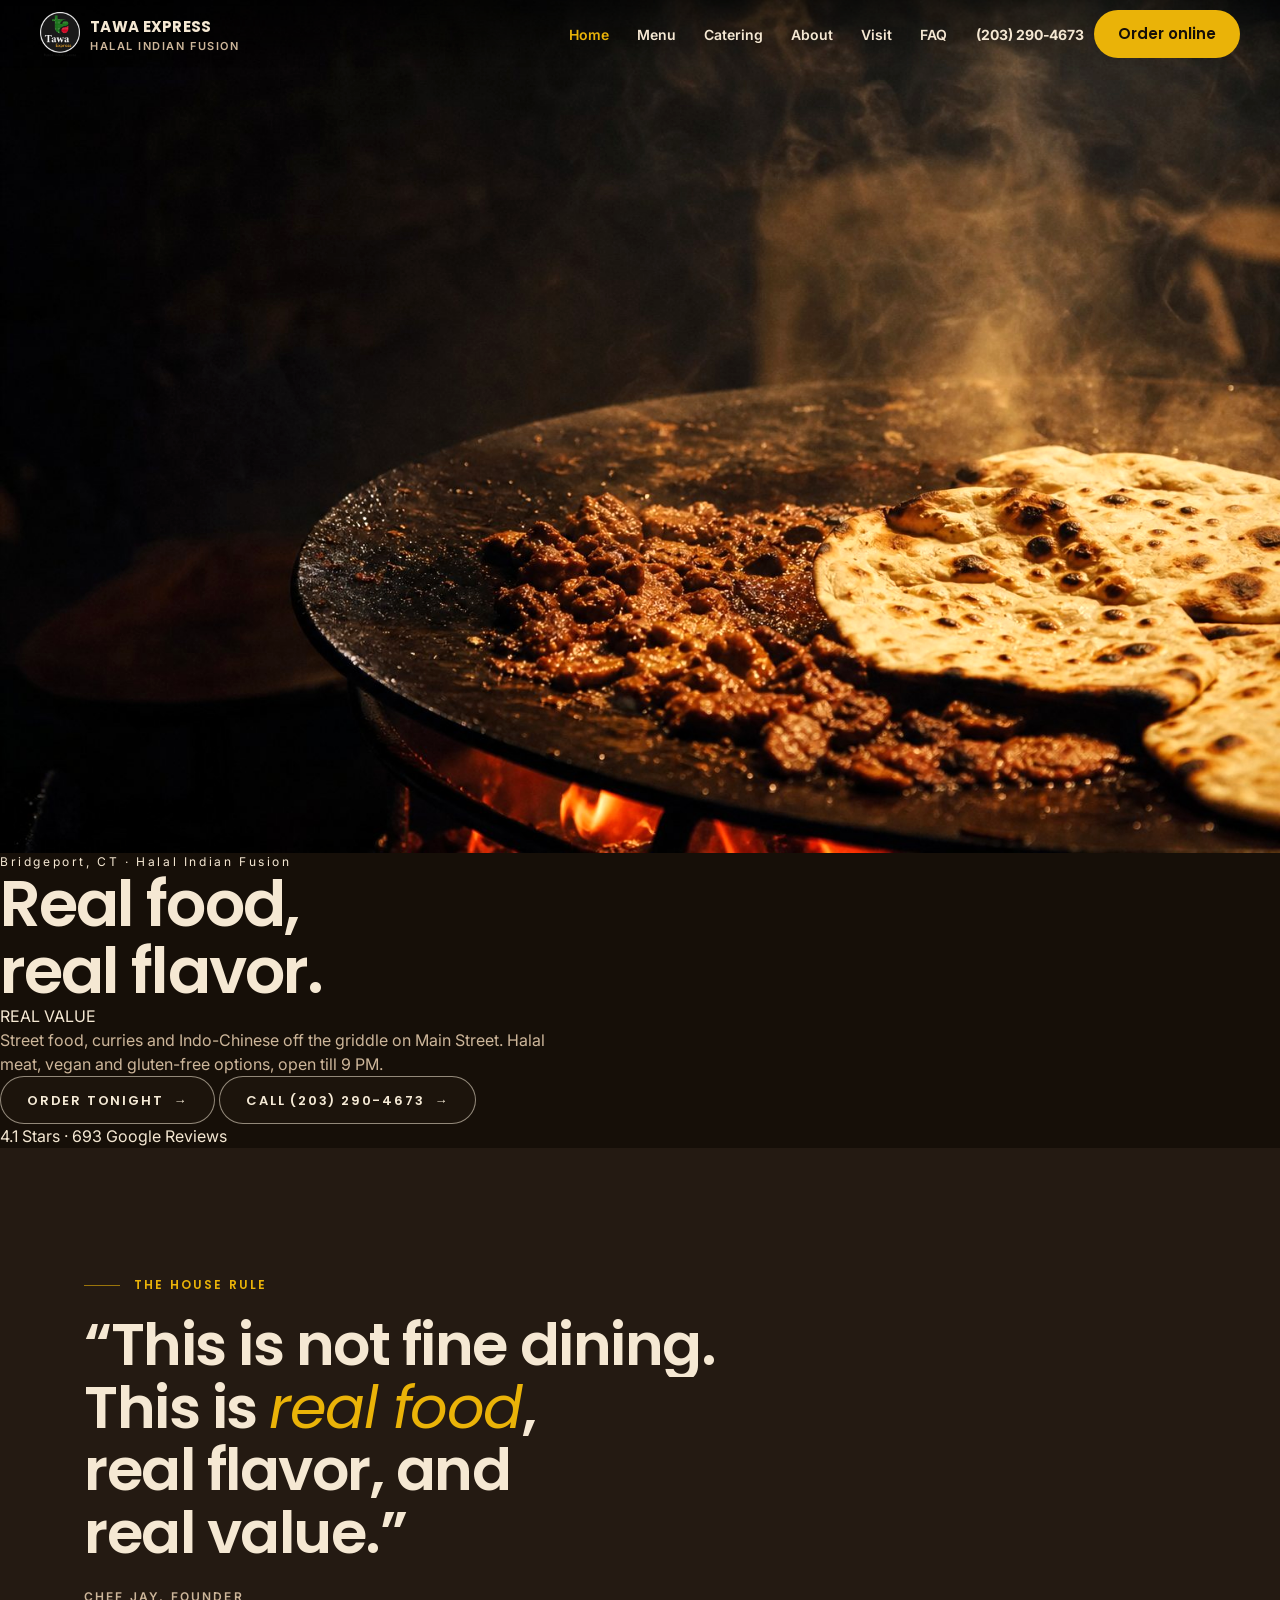
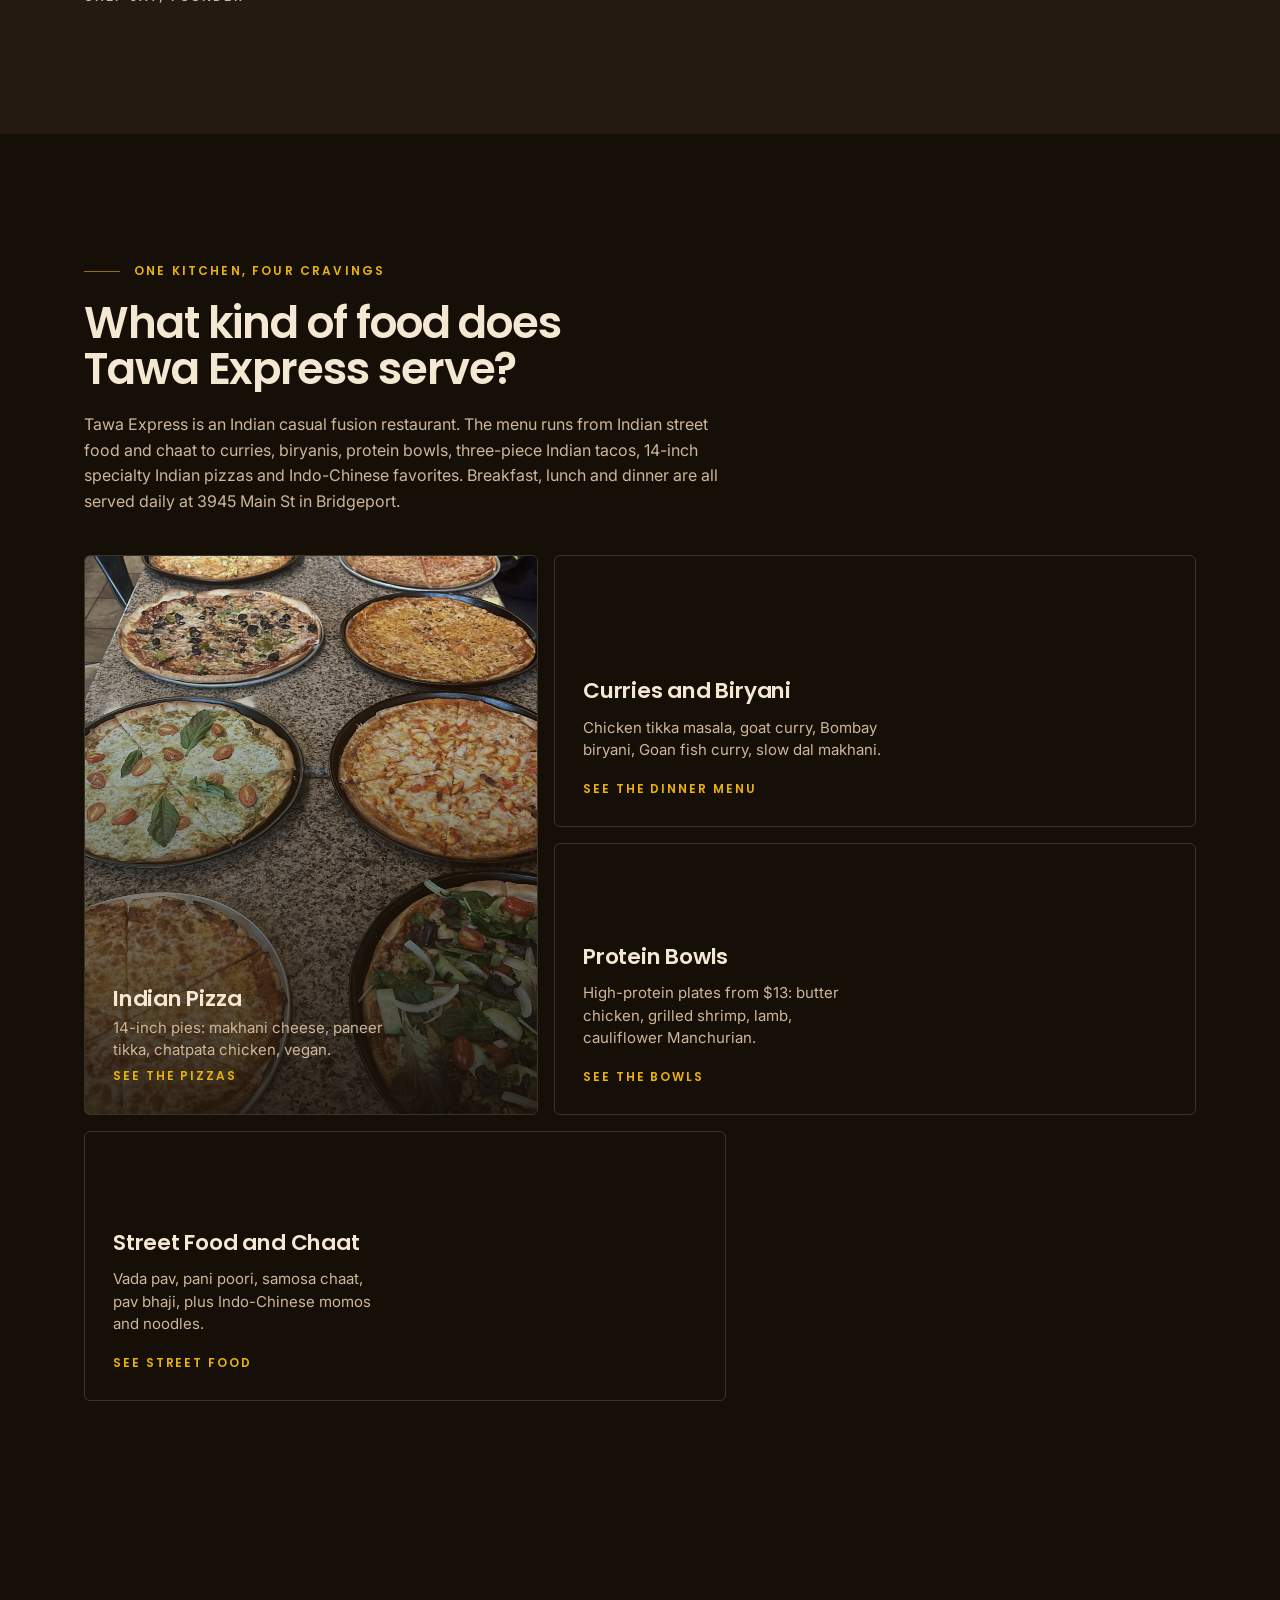
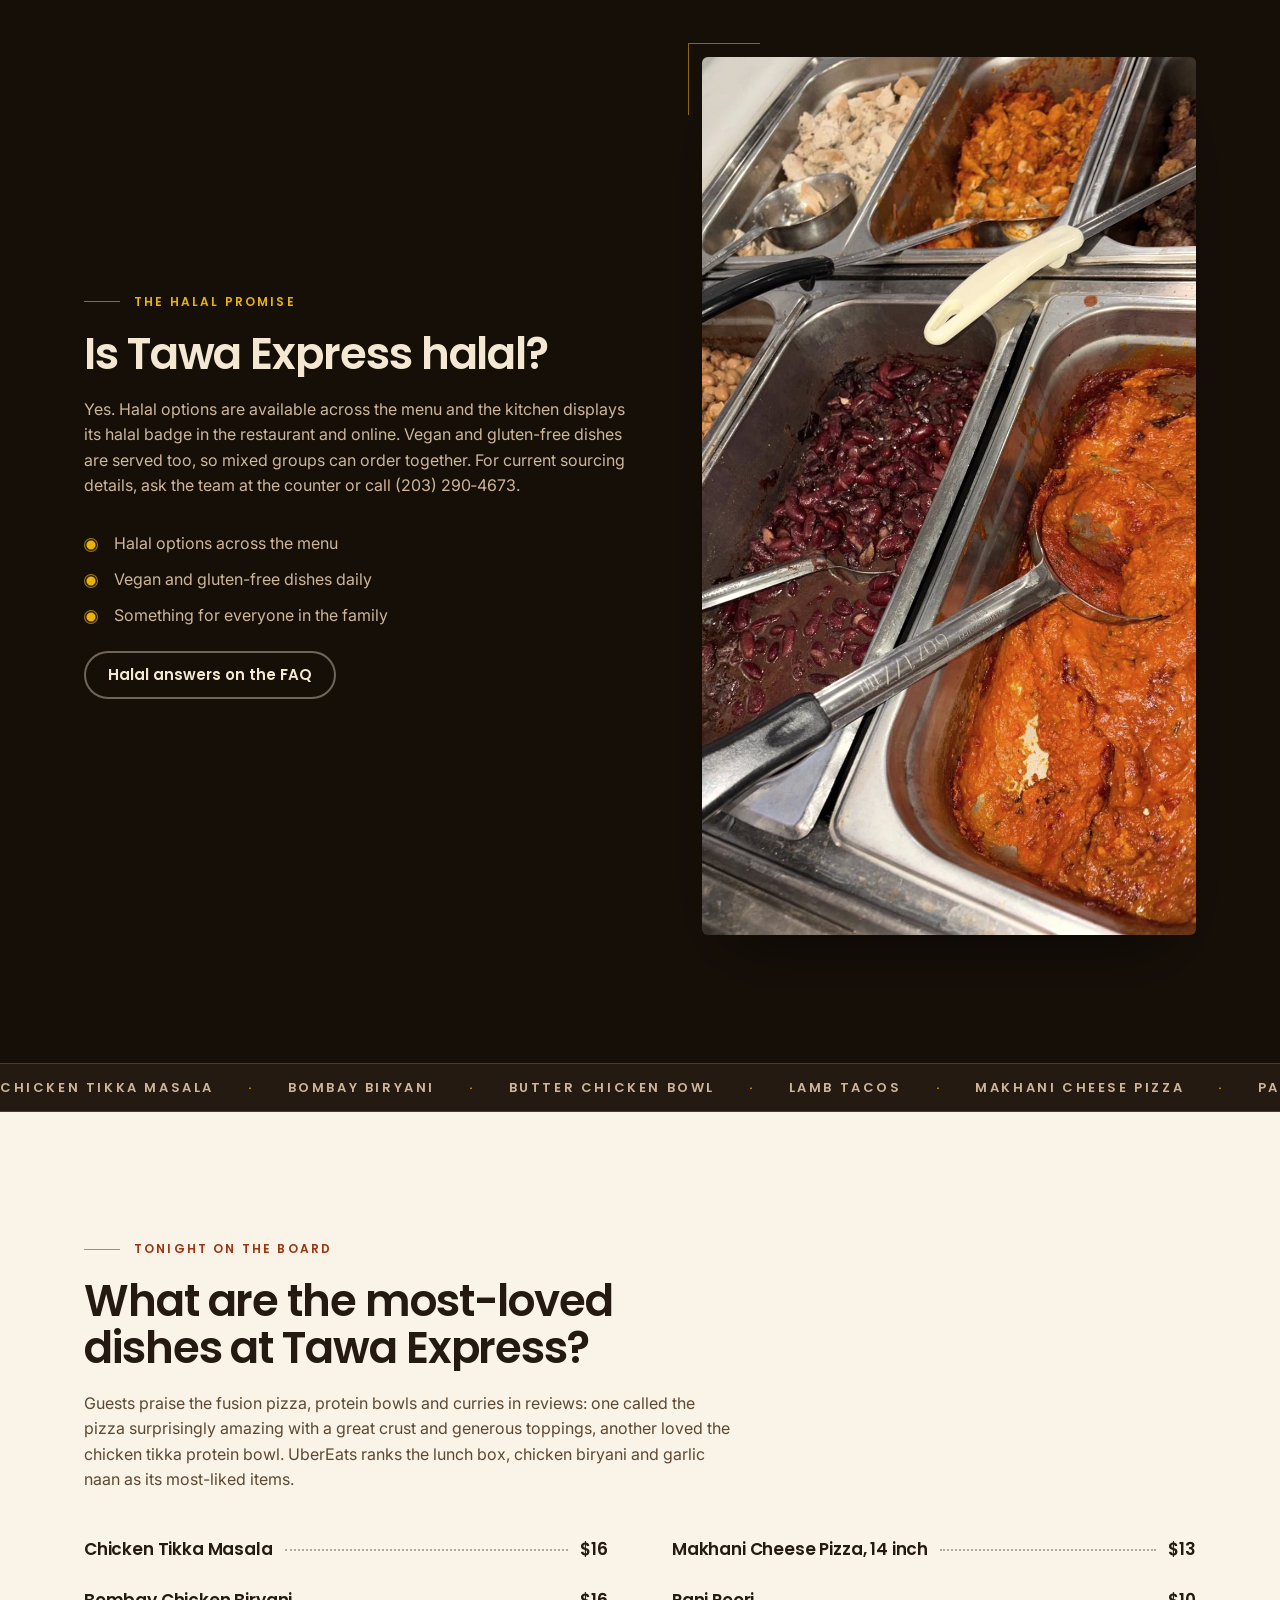
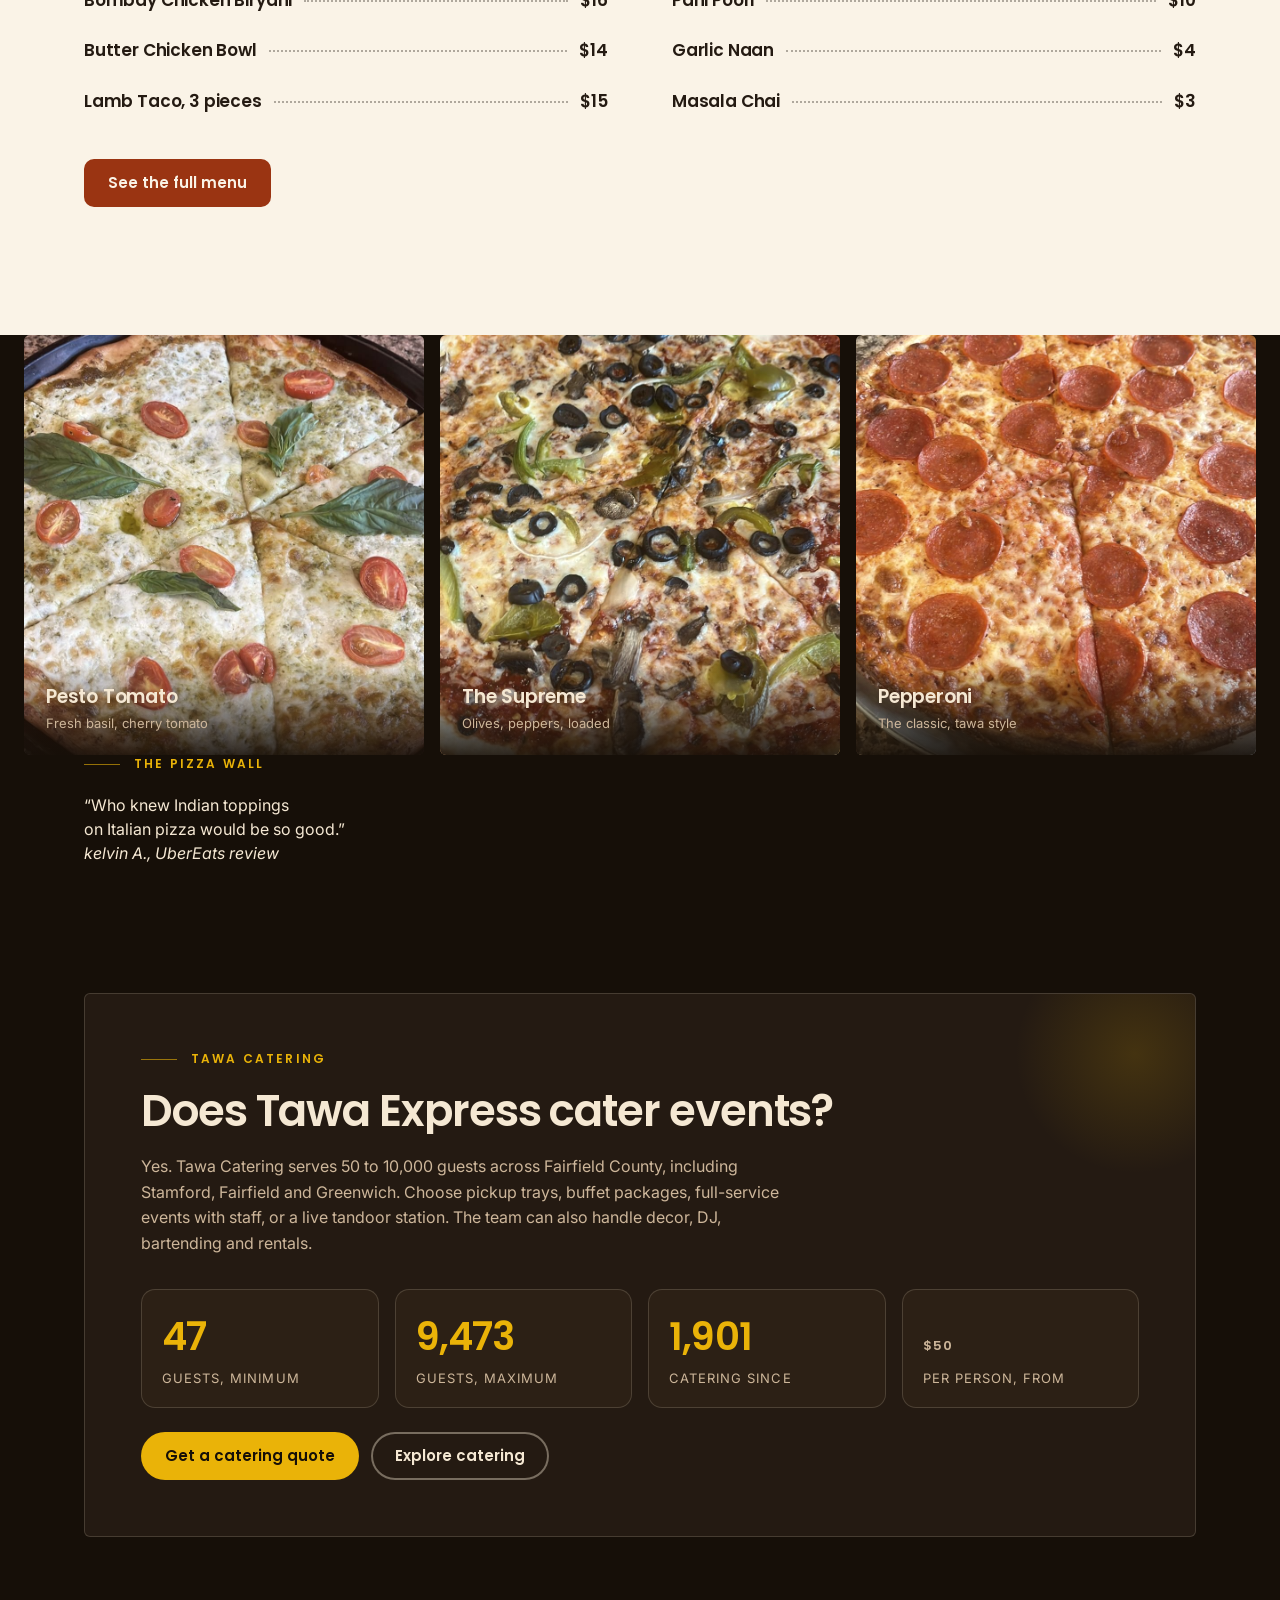
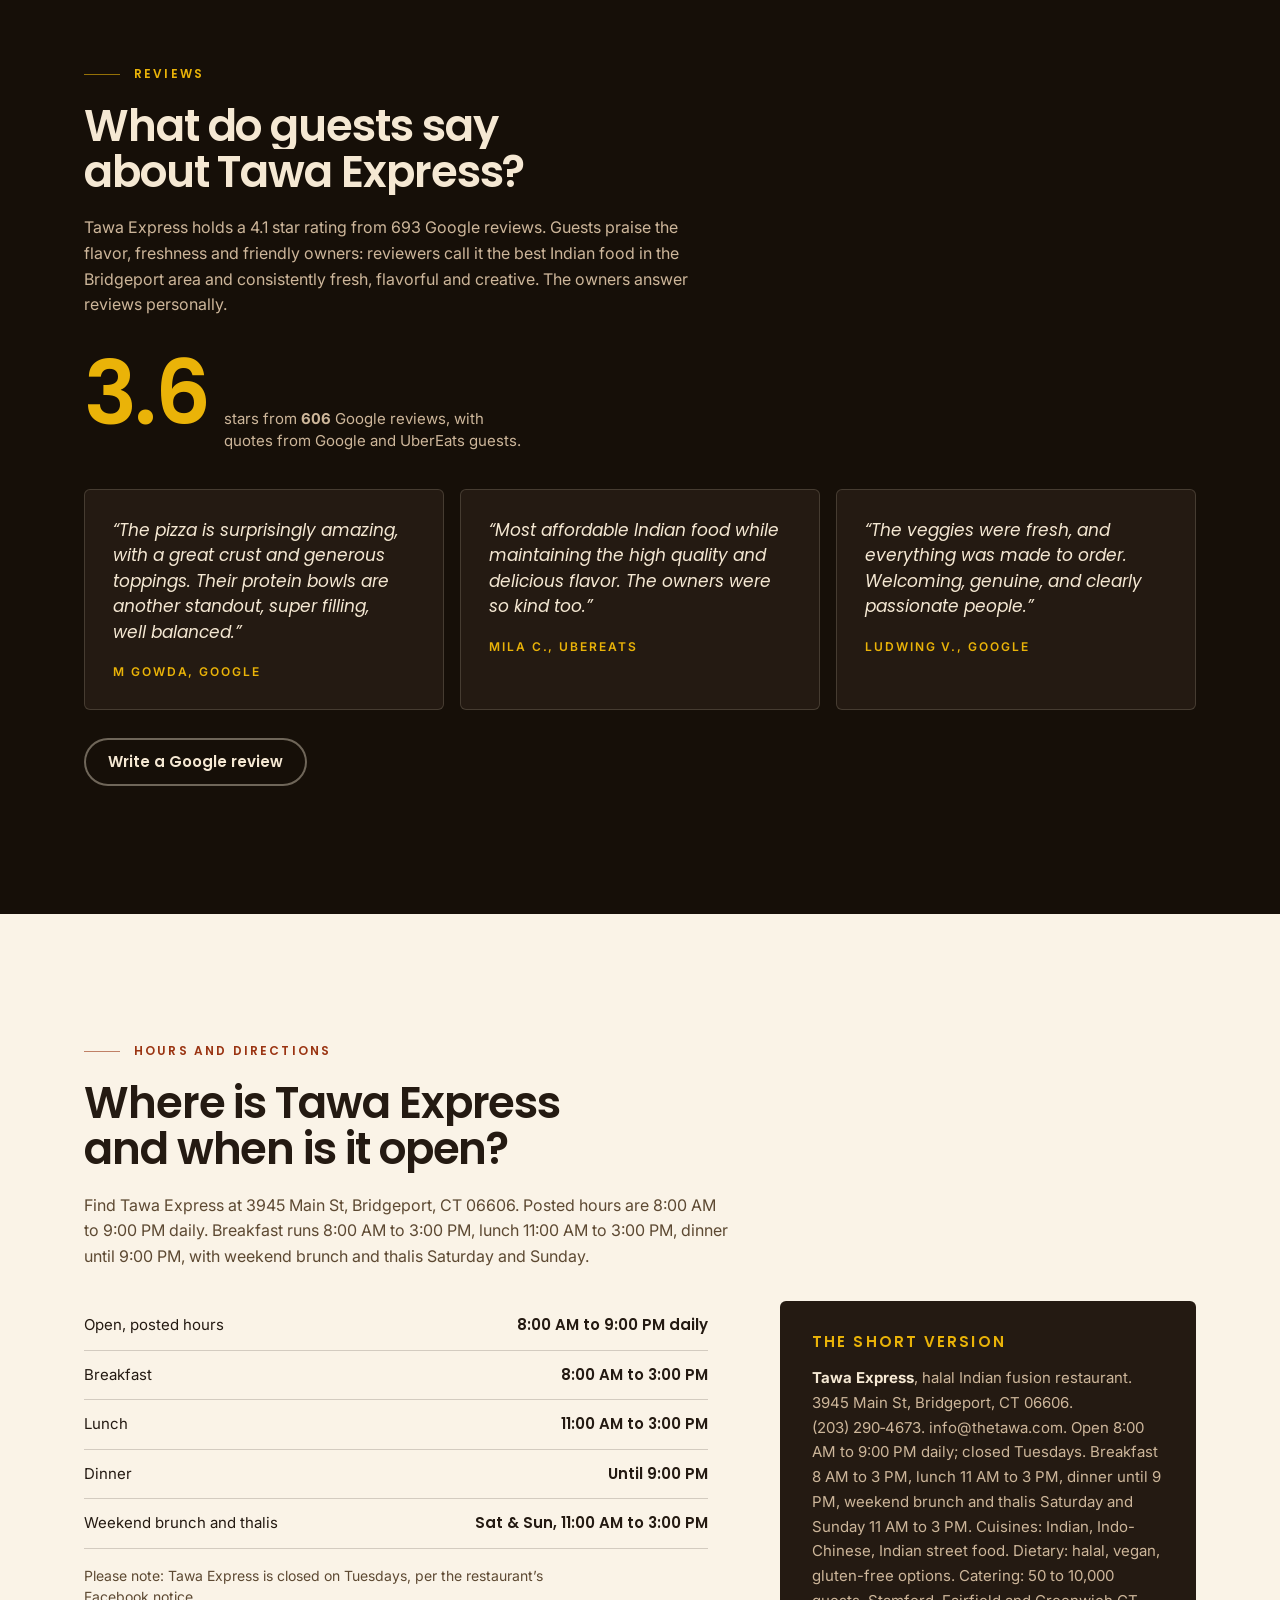
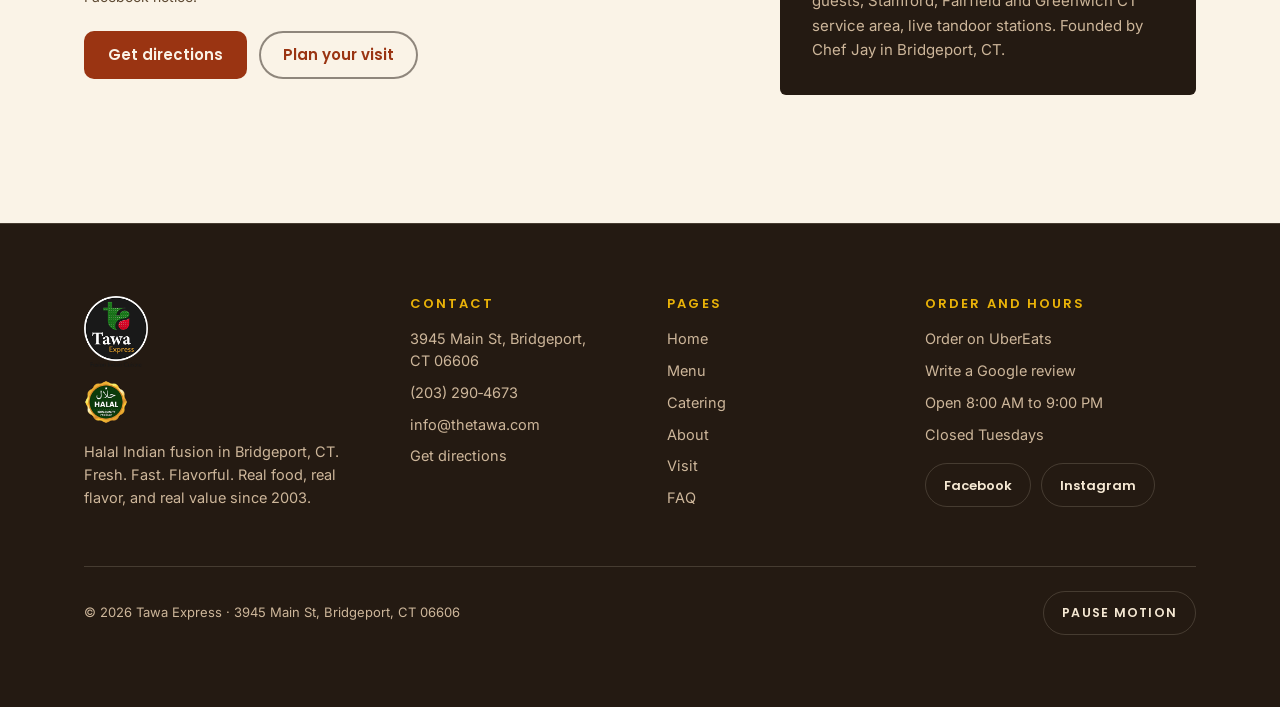
<file: index.html>
<!DOCTYPE html>
<html lang="en">
<head>
<link href="https://fonts.googleapis.com/css2?family=Poppins:wght@500;600;700&family=Inter:wght@400;500;600&family=Great+Vibes&display=optional" rel="stylesheet">
<meta charset="utf-8">
<meta name="viewport" content="width=device-width, initial-scale=1">
<title>Indian Restaurant in Bridgeport CT | Tawa Express</title>
<meta name="description" content="Tawa Express is Bridgeport's halal Indian fusion kitchen: street food, protein bowls, Indian pizza, breakfast to dinner. 3945 Main St. Visit us today.">
<meta name="build-id" content="thetawaexpress-2026-09-23+v2-refcraft">
<link rel="canonical" href="https://thetawaexpress.com/">
<meta property="og:type" content="website">
<meta property="og:site_name" content="Tawa Express">
<meta property="og:title" content="Indian Restaurant in Bridgeport CT | Tawa Express">
<meta property="og:description" content="Tawa Express is Bridgeport's halal Indian fusion kitchen: street food, protein bowls, Indian pizza, breakfast to dinner. 3945 Main St. Visit us today.">
<meta property="og:url" content="https://thetawaexpress.com/">
<meta property="og:image" content="https://thetawaexpress.com/img/og-image.jpg">
<meta property="og:image:width" content="1200">
<meta property="og:image:height" content="630">
<meta name="twitter:card" content="summary_large_image">
<meta name="twitter:title" content="Indian Restaurant in Bridgeport CT | Tawa Express">
<meta name="twitter:description" content="Tawa Express is Bridgeport's halal Indian fusion kitchen: street food, protein bowls, Indian pizza, breakfast to dinner. 3945 Main St. Visit us today.">
<meta name="twitter:image" content="https://thetawaexpress.com/img/og-image.jpg">
<link rel="icon" type="image/png" sizes="48x48" href="img/favicon-48.png">
<link rel="apple-touch-icon" href="img/apple-touch-icon.png">
<link rel="preconnect" href="https://fonts.googleapis.com">
<link rel="preconnect" href="https://fonts.gstatic.com" crossorigin>
<link rel="stylesheet" href="https://fonts.googleapis.com/css2?family=Manrope:wght@400;500;600;700;800&amp;family=Syne:wght@700;800&amp;display=swap">
<link rel="stylesheet" href="css/style.css">
<script async src="https://www.googletagmanager.com/gtag/js?id=G-Y9H7591087"></script>
<script>window.dataLayer=window.dataLayer||[];function gtag(){dataLayer.push(arguments);}gtag("js",new Date());gtag("config","G-Y9H7591087");</script>
<script type="application/ld+json">
{
 "@context": "https://schema.org",
 "@type": [
  "Restaurant",
  "FastFoodRestaurant"
 ],
 "@id": "https://thetawaexpress.com/#restaurant",
 "name": "Tawa Express",
 "description": "Halal Indian fusion restaurant in Bridgeport CT: Indian street food, curries, biryanis, protein bowls, Indian tacos, 14-inch Indian pizzas and Indo-Chinese. Breakfast, lunch, dinner and weekend thalis.",
 "url": "https://thetawaexpress.com/",
 "telephone": "+1-203-290-4673",
 "email": "info@thetawa.com",
 "priceRange": "$",
 "servesCuisine": [
  "Indian",
  "Indo-Chinese",
  "Indian Street Food"
 ],
 "acceptsReservations": "False",
 "address": {
  "@type": "PostalAddress",
  "streetAddress": "3945 Main St",
  "addressLocality": "Bridgeport",
  "addressRegion": "CT",
  "postalCode": "06606",
  "addressCountry": "US"
 },
 "openingHoursSpecification": [
  {
   "@type": "OpeningHoursSpecification",
   "dayOfWeek": [
    "Monday",
    "Wednesday",
    "Thursday",
    "Friday",
    "Saturday",
    "Sunday"
   ],
   "opens": "08:00",
   "closes": "21:00"
  }
 ],
 "hasMenu": "https://thetawaexpress.com/menu/",
 "sameAs": [
  "https://www.facebook.com/thetawaexpress",
  "https://www.instagram.com/thetawaexpress",
  "https://www.ubereats.com/store/tawa-express-main-street/8p1ShG-WWyWYDWEBurXoWQ"
 ],
 "image": "https://thetawaexpress.com/img/og-image.jpg",
 "aggregateRating": {
  "@type": "AggregateRating",
  "ratingValue": "4.1",
  "reviewCount": "693",
  "bestRating": "5"
 }
}
</script>
<script type="application/ld+json">
{
 "@context": "https://schema.org",
 "@type": "Organization",
 "@id": "https://thetawaexpress.com/#org",
 "name": "Tawa Express",
 "url": "https://thetawaexpress.com/",
 "logo": "https://thetawaexpress.com/img/logo.png",
 "contactPoint": {
  "@type": "ContactPoint",
  "telephone": "+1-203-290-4673",
  "email": "info@thetawa.com",
  "contactType": "customer service"
 },
 "sameAs": [
  "https://www.facebook.com/thetawaexpress",
  "https://www.instagram.com/thetawaexpress"
 ]
}
</script>
<script type="application/ld+json">
{
 "@context": "https://schema.org",
 "@type": "WebSite",
 "name": "Tawa Express",
 "url": "https://thetawaexpress.com/"
}
</script>
<style>.stat{background:#2c2015!important;border-radius:14px;padding:18px 20px}</style></head>
<body>
<a class="skip" href="#main">Skip to content</a>
<div class="progress" aria-hidden="true"><i></i></div>
<header class="site">
  <div class="bar">
    <a class="brand" href="" aria-label="Tawa Express home">
      <img src="img/logo.png" alt="Tawa Express logo" width="40" height="45">
      <span><b>Tawa Express</b><small>Halal Indian Fusion</small></span>
    </a>
    <nav class="main" aria-label="Main"><ul><li><a href="" aria-current="page">Home</a></li><li><a href="menu/">Menu</a></li><li><a href="catering/">Catering</a></li><li><a href="about/">About</a></li><li><a href="visit/">Visit</a></li><li><a href="faq/">FAQ</a></li></ul></nav>
    <div class="head-cta">
      <a class="tel-top" href="tel:+12032904673">(203)&nbsp;290&#8209;4673</a>
      <a class="btn btn-gold" href="https://www.ubereats.com/store/tawa-express-main-street/8p1ShG-WWyWYDWEBurXoWQ" target="_blank" rel="noopener">Order online</a>
    </div>
  </div>
</header>
<main id="main">
<section class="hero-v2">
    <img class="hero-v2-media" src="img/hero-tandoor.jpg" alt="Naan and spiced meat cooking over flames on a hot tawa griddle at night" width="1536" height="1024">
    <div class="hero-v2-box">
      <div class="hero-v2-card">
        <p class="micro"><span class="rule"></span>Bridgeport, CT &middot; Halal Indian Fusion<span class="rule"></span></p>
        <h1 class="h-display">Real food,<br><span class="script">real</span> flavor.</h1>
        <p class="flanked"><span class="rule"></span>REAL VALUE<span class="rule"></span></p>
        <p class="lede">Street food, curries and Indo-Chinese off the griddle on Main Street. Halal meat, vegan and gluten-free options, open till 9 PM.</p>
        <div class="pill-row">
          <a class="pill" href="menu/">Order Tonight <span class="arr">&rarr;</span></a>
          <a class="pill alt" href="tel:+12032904673">Call (203) 290-4673 <span class="arr">&rarr;</span></a>
        </div>
      </div>
    </div>
    <span class="hero-chip rise">4.1 Stars &middot; 693 Google Reviews</span>
  </section><section class="quoteband sec">
  <div class="wrap">
    <p class="label">The house rule</p>
    <blockquote><span class="mk"><span class="mk-in">&ldquo;This is not fine dining.</span></span><span class="mk"><span class="mk-in dl-80">This is <em>real food</em>,</span></span><span class="mk"><span class="mk-in dl-160">real flavor, and real value.&rdquo;</span></span></blockquote>
    <cite>Chef Jay, founder</cite>
  </div>
</section><section class="pillars sec" id="food">
  <div class="wrap">
    <p class="label">One kitchen, four cravings</p>
    <h2><span class="mk"><span class="mk-in">What kind of food does</span></span><span class="mk"><span class="mk-in dl-80">Tawa Express serve?</span></span></h2>
    <p class="answer">Tawa Express is an Indian casual fusion restaurant. The menu runs from Indian street food and chaat to curries, biryanis, protein bowls, three-piece Indian tacos, 14-inch specialty Indian pizzas and Indo-Chinese favorites. Breakfast, lunch and dinner are all served daily at 3945 Main St in Bridgeport.</p>
    <div class="pillar-grid">
      <a class="pillar photo rise" href="menu/#pizza">
        <img class="graded" src="img/pizza-spread.jpg" alt="A spread of 14-inch Indian fusion pizzas on metal trays" width="900" height="1600" loading="lazy" decoding="async">
        <span class="veil"></span>
        <div class="p-body"><h3>Indian Pizza</h3><p>14-inch pies: makhani cheese, paneer tikka, chatpata chicken, vegan.</p><span class="go">See the pizzas</span></div>
      </a>
      <a class="pillar rise dl-100" href="menu/#dinner">
        <h3>Curries and Biryani</h3><p>Chicken tikka masala, goat curry, Bombay biryani, Goan fish curry, slow dal makhani.</p><span class="go">See the dinner menu</span>
      </a>
      <a class="pillar rise dl-200" href="menu/#bowls">
        <h3>Protein Bowls</h3><p>High-protein plates from $13: butter chicken, grilled shrimp, lamb, cauliflower Manchurian.</p><span class="go">See the bowls</span>
      </a>
      <a class="pillar rise dl-300" href="menu/#street">
        <h3>Street Food and Chaat</h3><p>Vada pav, pani poori, samosa chaat, pav bhaji, plus Indo-Chinese momos and noodles.</p><span class="go">See street food</span>
      </a>
    </div>
  </div>
</section><section class="split sec" id="halal">
  <div class="wrap wrap-contents">
    <div>
      <p class="label">The halal promise</p>
      <h2><span class="mk"><span class="mk-in">Is Tawa Express halal?</span></span></h2>
      <p class="answer">Yes. Halal options are available across the menu and the kitchen displays its halal badge in the restaurant and online. Vegan and gluten-free dishes are served too, so mixed groups can order together. For current sourcing details, ask the team at the counter or call (203)&nbsp;290&#8209;4673.</p>
      <ul class="checklist">
        <li>Halal options across the menu</li>
        <li>Vegan and gluten-free dishes daily</li>
        <li>Something for everyone in the family</li>
      </ul>
      <p class="mt-24"><a class="btn btn-ghost" href="faq/#halal">Halal answers on the FAQ</a></p>
    </div>
    <div class="s-media">
      <img class="graded" src="img/curry-trays.jpg" alt="Fresh curries and dishes in the service trays at Tawa Express" width="900" height="1600" loading="lazy" decoding="async">
    </div>
  </div>
</section><div class="ticker" aria-hidden="true"><div class="ticker-track"><span>Chicken Tikka Masala<i aria-hidden="true">&middot;</i></span><span>Bombay Biryani<i aria-hidden="true">&middot;</i></span><span>Butter Chicken Bowl<i aria-hidden="true">&middot;</i></span><span>Lamb Tacos<i aria-hidden="true">&middot;</i></span><span>Makhani Cheese Pizza<i aria-hidden="true">&middot;</i></span><span>Pani Poori<i aria-hidden="true">&middot;</i></span><span>Keema Pav<i aria-hidden="true">&middot;</i></span><span>Masala Chai<i aria-hidden="true">&middot;</i></span><span>Goat Curry<i aria-hidden="true">&middot;</i></span><span>Falooda<i aria-hidden="true">&middot;</i></span><span>Chicken 65<i aria-hidden="true">&middot;</i></span><span>Garlic Naan<i aria-hidden="true">&middot;</i></span><span>Chicken Tikka Masala<i aria-hidden="true">&middot;</i></span><span>Bombay Biryani<i aria-hidden="true">&middot;</i></span><span>Butter Chicken Bowl<i aria-hidden="true">&middot;</i></span><span>Lamb Tacos<i aria-hidden="true">&middot;</i></span><span>Makhani Cheese Pizza<i aria-hidden="true">&middot;</i></span><span>Pani Poori<i aria-hidden="true">&middot;</i></span><span>Keema Pav<i aria-hidden="true">&middot;</i></span><span>Masala Chai<i aria-hidden="true">&middot;</i></span><span>Goat Curry<i aria-hidden="true">&middot;</i></span><span>Falooda<i aria-hidden="true">&middot;</i></span><span>Chicken 65<i aria-hidden="true">&middot;</i></span><span>Garlic Naan<i aria-hidden="true">&middot;</i></span></div></div><section class="menuboard on-cream sec" id="tonight">
  <div class="wrap">
    <p class="label">Tonight on the board</p>
    <h2><span class="mk"><span class="mk-in">What are the most-loved</span></span><span class="mk"><span class="mk-in dl-80">dishes at Tawa Express?</span></span></h2>
    <p class="answer">Guests praise the fusion pizza, protein bowls and curries in reviews: one called the pizza surprisingly amazing with a great crust and generous toppings, another loved the chicken tikka protein bowl. UberEats ranks the lunch box, chicken biryani and garlic naan as its most-liked items.</p>
    <div class="menucols">
      <div class="menulist">
        <div class="row"><h3>Chicken Tikka Masala</h3><span class="dots" aria-hidden="true"></span><span class="price num">$16</span></div>
        <div class="row"><h3>Bombay Chicken Biryani</h3><span class="dots" aria-hidden="true"></span><span class="price num">$16</span></div>
        <div class="row"><h3>Butter Chicken Bowl</h3><span class="dots" aria-hidden="true"></span><span class="price num">$14</span></div>
        <div class="row"><h3>Lamb Taco, 3 pieces</h3><span class="dots" aria-hidden="true"></span><span class="price num">$15</span></div>
      </div>
      <div class="menulist">
        <div class="row"><h3>Makhani Cheese Pizza, 14 inch</h3><span class="dots" aria-hidden="true"></span><span class="price num">$13</span></div>
        <div class="row"><h3>Pani Poori</h3><span class="dots" aria-hidden="true"></span><span class="price num">$10</span></div>
        <div class="row"><h3>Garlic Naan</h3><span class="dots" aria-hidden="true"></span><span class="price num">$4</span></div>
        <div class="row"><h3>Masala Chai</h3><span class="dots" aria-hidden="true"></span><span class="price num">$3</span></div>
      </div>
    </div>
    <p class="mt-32"><a class="btn btn-spice" href="menu/">See the full menu</a></p>
  </div>
</section><section class="sec" id="gallery" aria-label="The pizza wall">
  <div class="pizzawall">
    <figure class="rise"><img class="graded" src="img/pizza-pesto-tomato.jpg" alt="14-inch pizza topped with fresh basil and cherry tomatoes" width="900" height="1600" loading="lazy" decoding="async"><figcaption><b>Pesto Tomato</b><span>Fresh basil, cherry tomato</span></figcaption></figure>
    <figure class="rise dl-100"><img class="graded" src="img/pizza-supreme.jpg" alt="14-inch supreme pizza with olives and peppers" width="900" height="1600" loading="lazy" decoding="async"><figcaption><b>The Supreme</b><span>Olives, peppers, loaded</span></figcaption></figure>
    <figure class="rise dl-200"><img class="graded" src="img/pizza-pepperoni.jpg" alt="14-inch pepperoni pizza cut into slices" width="900" height="1600" loading="lazy" decoding="async"><figcaption><b>Pepperoni</b><span>The classic, tawa style</span></figcaption></figure>
  </div>
</section>
<section class="pizzaquote sec">
  <div class="wrap">
    <p class="label">The pizza wall</p>
    <blockquote><span class="mk"><span class="mk-in">&ldquo;Who knew Indian toppings</span></span><span class="mk"><span class="mk-in dl-80">on Italian pizza would be so good.&rdquo;</span></span></blockquote>
    <cite>kelvin A., UberEats review</cite>
  </div>
</section><section class="sec pad-y" id="catering-teaser">
  <div class="wrap">
    <div class="panel-dark">
      <p class="label">Tawa Catering</p>
      <h2><span class="mk"><span class="mk-in">Does Tawa Express cater events?</span></span></h2>
      <p class="answer">Yes. Tawa Catering serves 50 to 10,000 guests across Fairfield County, including Stamford, Fairfield and Greenwich. Choose pickup trays, buffet packages, full-service events with staff, or a live tandoor station. The team can also handle decor, DJ, bartending and rentals.</p>
      <div class="stats">
        <div class="stat rise"><b data-count>50</b><span>guests, minimum</span></div>
        <div class="stat rise dl-100"><b data-count>10,000</b><span>guests, maximum</span></div>
        <div class="stat rise dl-200"><b data-count>2007</b><span>catering since</span></div>
        <div class="stat rise dl-300"><b><span class="num">$50</span></b><span>per person, from</span></div>
      </div>
      <p class="btn-row">
        <a class="btn btn-gold" href="catering/#quote">Get a catering quote</a>
        <a class="btn btn-ghost" href="catering/">Explore catering</a>
      </p>
    </div>
  </div>
</section><section class="sec pad-b">
  <div class="wrap">
    <p class="label">Reviews</p>
    <h2><span class="mk"><span class="mk-in">What do guests say</span></span><span class="mk"><span class="mk-in dl-80">about Tawa Express?</span></span></h2>
    <p class="answer">Tawa Express holds a 4.1 star rating from 693 Google reviews. Guests praise the flavor, freshness and friendly owners: reviewers call it the best Indian food in the Bridgeport area and consistently fresh, flavorful and creative. The owners answer reviews personally.</p>
    <div class="ratingline">
      <b data-count>4.1</b>
      <span>stars from <strong class="num" data-count>693</strong> Google reviews, with quotes from Google and UberEats guests.</span>
    </div>
    <div class="quotes">
      <article class="quote rise"><p>&ldquo;The pizza is surprisingly amazing, with a great crust and generous toppings. Their protein bowls are another standout, super filling, well balanced.&rdquo;</p><footer>M gowda, Google</footer></article>
      <article class="quote rise dl-100"><p>&ldquo;Most affordable Indian food while maintaining the high quality and delicious flavor. The owners were so kind too.&rdquo;</p><footer>Mila C., UberEats</footer></article>
      <article class="quote rise dl-200"><p>&ldquo;The veggies were fresh, and everything was made to order. Welcoming, genuine, and clearly passionate people.&rdquo;</p><footer>Ludwing V., Google</footer></article>
    </div>
    <p class="mt-28"><a class="btn btn-ghost" href="https://admin.trustindex.io/api/googleWriteReview?place-id=ChIJ93iTp7GhwokRJo3-cNDrXSc" target="_blank" rel="noopener">Write a Google review</a></p>
  </div>
</section><section class="hours-band on-cream sec" id="hours">
  <div class="wrap">
    <p class="label">Hours and directions</p>
    <h2><span class="mk"><span class="mk-in">Where is Tawa Express</span></span><span class="mk"><span class="mk-in dl-80">and when is it open?</span></span></h2>
    <p class="answer">Find Tawa Express at 3945 Main St, Bridgeport, CT 06606. Posted hours are 8:00 AM to 9:00 PM daily. Breakfast runs 8:00 AM to 3:00 PM, lunch 11:00 AM to 3:00 PM, dinner until 9:00 PM, with weekend brunch and thalis Saturday and Sunday.</p>
    <div class="facts-grid">
      <div>
        <table class="hourtab">
          <tbody>
          <tr><td>Open, posted hours</td><td class="num">8:00 AM to 9:00 PM daily</td></tr>
          <tr><td>Breakfast</td><td class="num">8:00 AM to 3:00 PM</td></tr>
          <tr><td>Lunch</td><td class="num">11:00 AM to 3:00 PM</td></tr>
          <tr><td>Dinner</td><td class="num">Until 9:00 PM</td></tr>
          <tr><td>Weekend brunch and thalis</td><td class="num">Sat &amp; Sun, 11:00 AM to 3:00 PM</td></tr>
          </tbody>
        </table>
        <p class="note">Please note: Tawa Express is closed on Tuesdays, per the restaurant&rsquo;s Facebook notice.</p>
        <p class="btn-row">
          <a class="btn btn-spice" href="https://maps.app.goo.gl/xqfaUFewJggyaFvH7" target="_blank" rel="noopener">Get directions</a>
          <a class="btn btn-ghost-dark" href="visit/">Plan your visit</a>
        </p>
      </div>
      <div class="factblock">
        <h3>The short version</h3>
        <p><b>Tawa Express</b>, halal Indian fusion restaurant. 3945 Main St, Bridgeport, CT 06606. (203)&nbsp;290&#8209;4673. info@thetawa.com. Open 8:00 AM to 9:00 PM daily; closed Tuesdays. Breakfast 8 AM to 3 PM, lunch 11 AM to 3 PM, dinner until 9 PM, weekend brunch and thalis Saturday and Sunday 11 AM to 3 PM. Cuisines: Indian, Indo-Chinese, Indian street food. Dietary: halal, vegan, gluten-free options. Catering: 50 to 10,000 guests, Stamford, Fairfield and Greenwich CT service area, live tandoor stations. Founded by Chef Jay in Bridgeport, CT.</p>
      </div>
    </div>
  </div>
</section>
</main>
<footer class="site">
  <div class="wrap">
    <div class="footgrid">
      <div class="footbrand">
        <img src="img/logo.png" alt="Tawa Express logo" width="64" height="72"><img class="halal" src="img/halal-icon.png" alt="Halal options badge" width="44" height="44">
        <p>Halal Indian fusion in Bridgeport, CT. Fresh. Fast. Flavorful. Real food, real flavor, and real value since 2003.</p>
      </div>
      <div>
        <h3>Contact</h3>
        <ul>
          <li>3945 Main St, Bridgeport, CT 06606</li>
          <li><a href="tel:+12032904673">(203)&nbsp;290&#8209;4673</a></li>
          <li><a href="mailto:info@thetawa.com">info@thetawa.com</a></li>
          <li><a href="https://maps.app.goo.gl/xqfaUFewJggyaFvH7" target="_blank" rel="noopener">Get directions</a></li>
        </ul>
      </div>
      <div>
        <h3>Pages</h3>
        <ul>
          <li><a href="">Home</a></li>
          <li><a href="menu/">Menu</a></li>
          <li><a href="catering/">Catering</a></li>
          <li><a href="about/">About</a></li>
          <li><a href="visit/">Visit</a></li>
          <li><a href="faq/">FAQ</a></li>
        </ul>
      </div>
      <div>
        <h3>Order and hours</h3>
        <ul>
          <li><a href="https://www.ubereats.com/store/tawa-express-main-street/8p1ShG-WWyWYDWEBurXoWQ" target="_blank" rel="noopener">Order on UberEats</a></li>
          <li><a href="https://admin.trustindex.io/api/googleWriteReview?place-id=ChIJ93iTp7GhwokRJo3-cNDrXSc" target="_blank" rel="noopener">Write a Google review</a></li>
          <li>Open 8:00 AM to 9:00 PM</li>
          <li>Closed Tuesdays</li>
        </ul>
        <p class="soc-row">
          <a class="soc" href="https://www.facebook.com/thetawaexpress" target="_blank" rel="noopener">Facebook</a>
          <a class="soc" href="https://www.instagram.com/thetawaexpress" target="_blank" rel="noopener">Instagram</a>
        </p>
      </div>
    </div>
    <div class="footbottom">
      <span>&copy; 2026 Tawa Express &middot; 3945 Main St, Bridgeport, CT 06606</span>
      <button class="motionbtn" id="motionToggle" type="button" aria-pressed="false">Pause motion</button>
    </div>
  </div>
</footer>
<div class="actionbar">
  <a class="ab-call" href="tel:+12032904673">Call&nbsp;(203)&nbsp;290&#8209;4673</a>
  <a class="ab-order" href="https://www.ubereats.com/store/tawa-express-main-street/8p1ShG-WWyWYDWEBurXoWQ" target="_blank" rel="noopener">Order online</a>
</div>
<script src="js/main.js" defer></script>
</body>
</html>
</file>
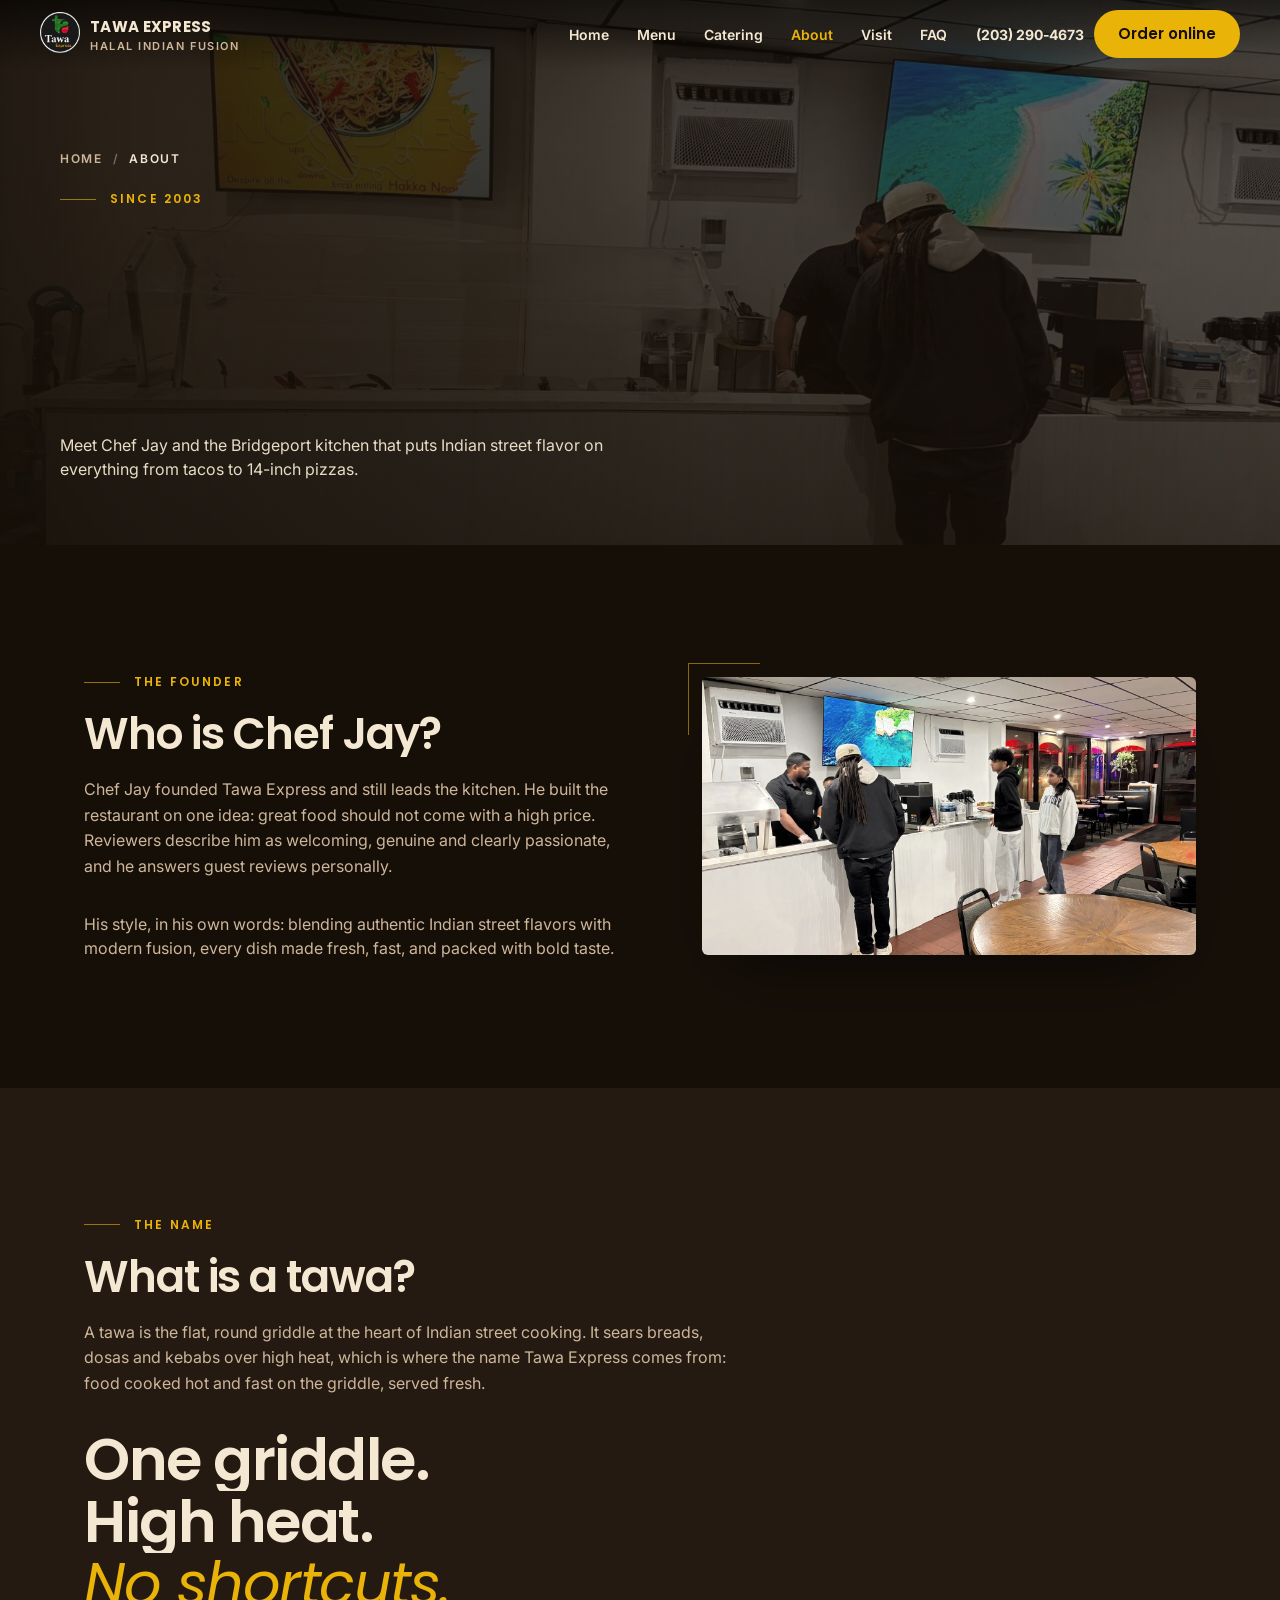
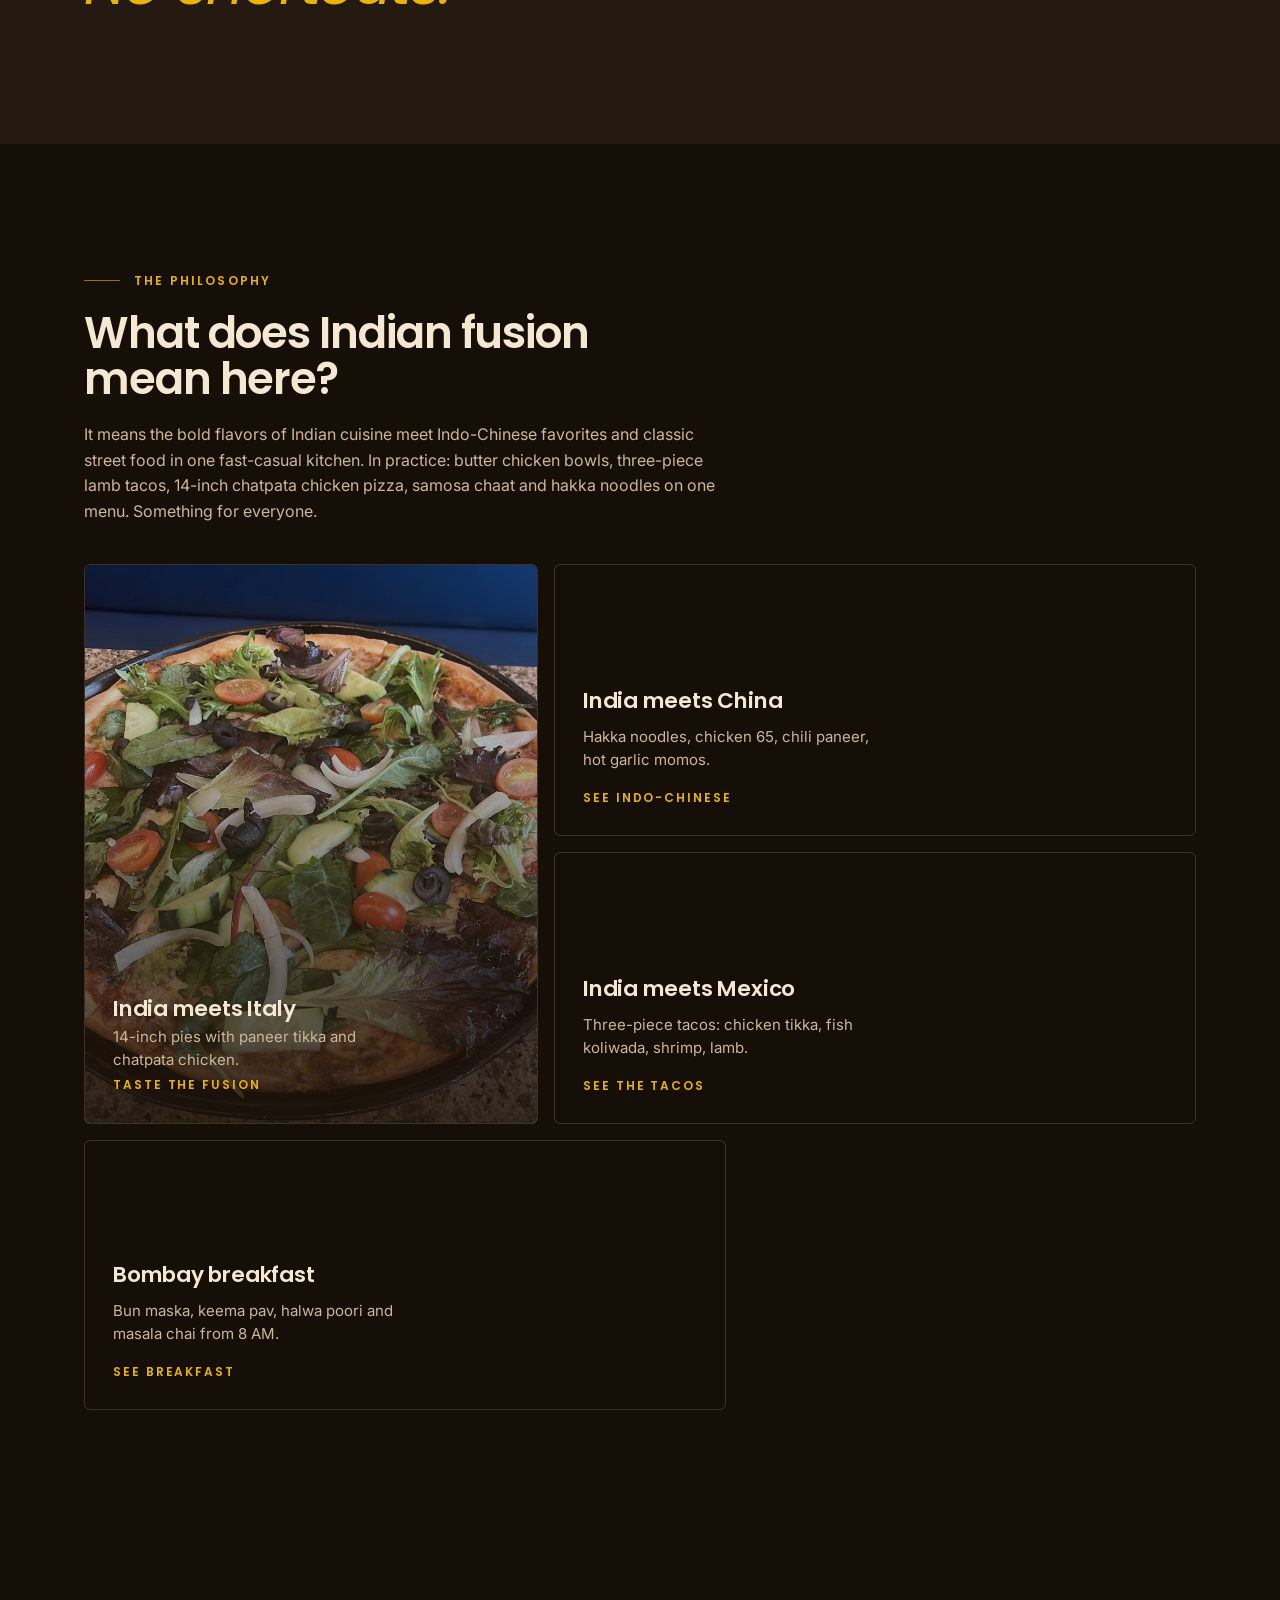
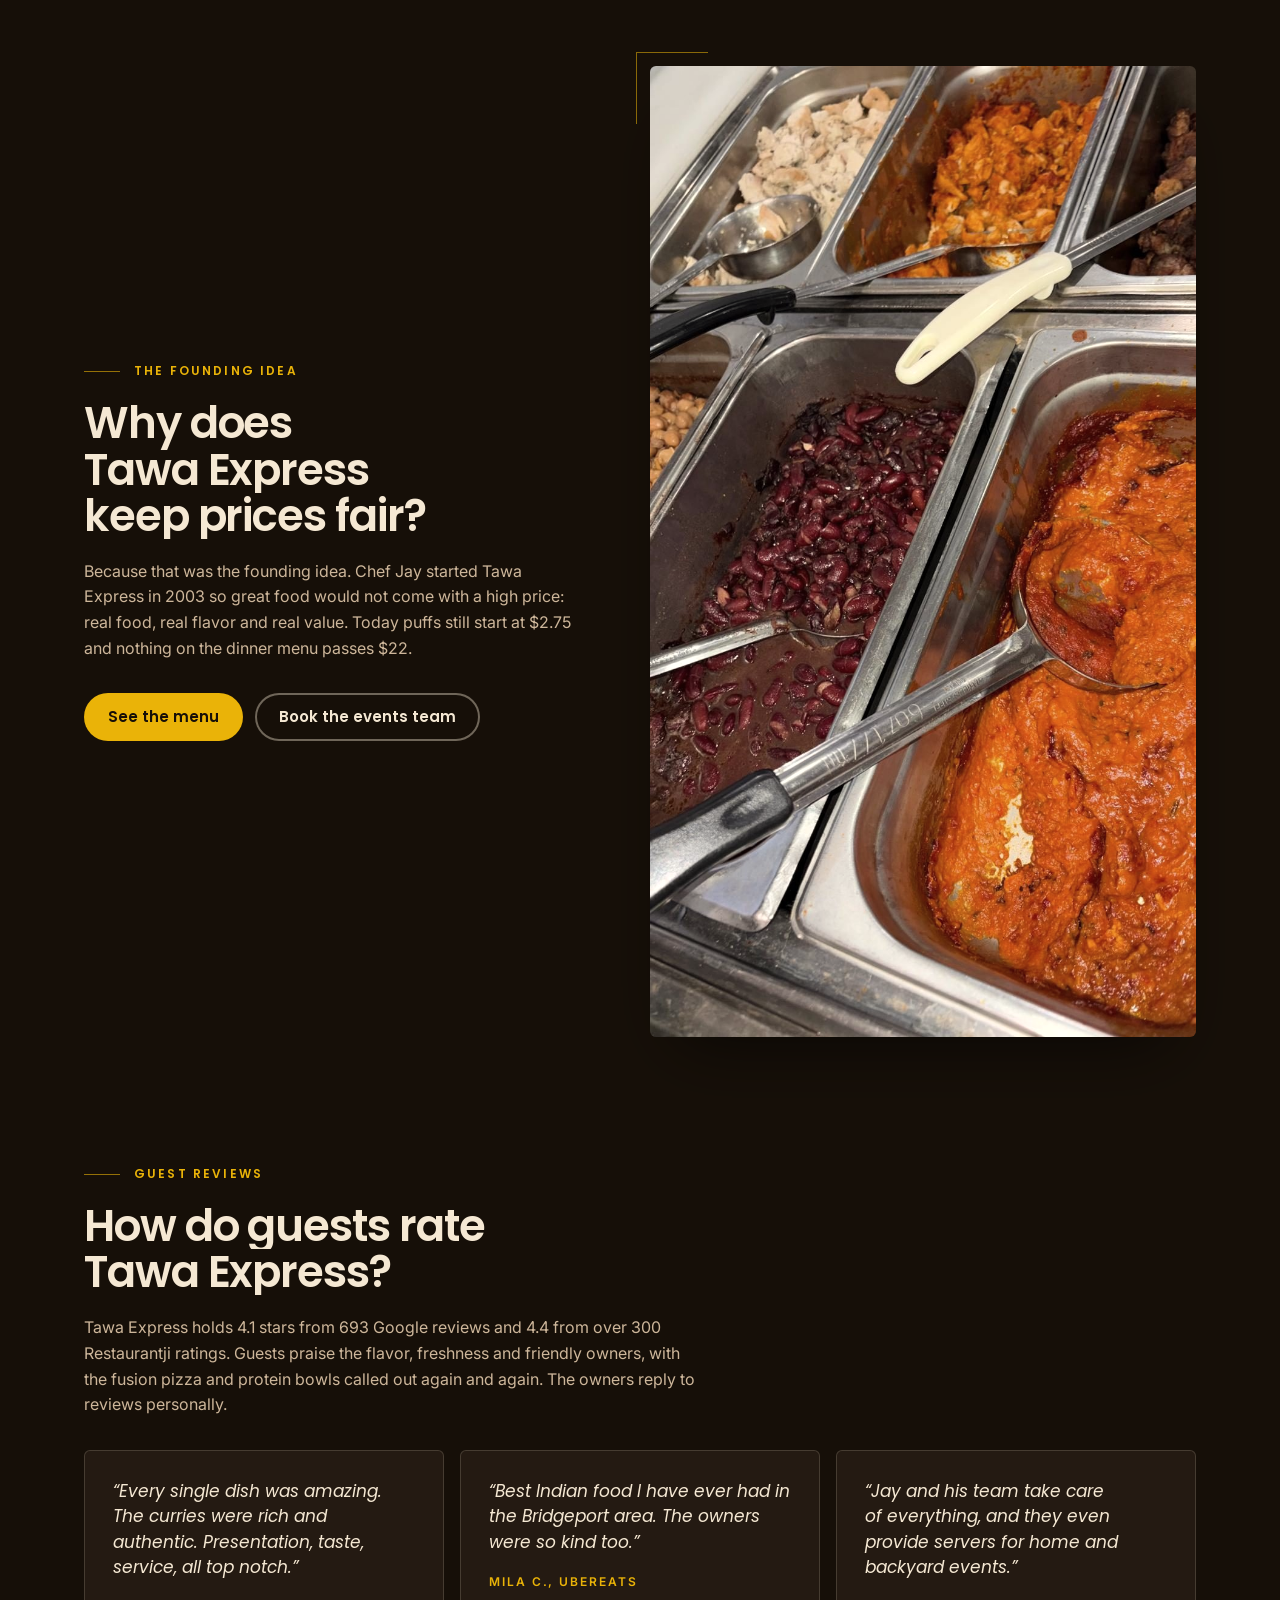
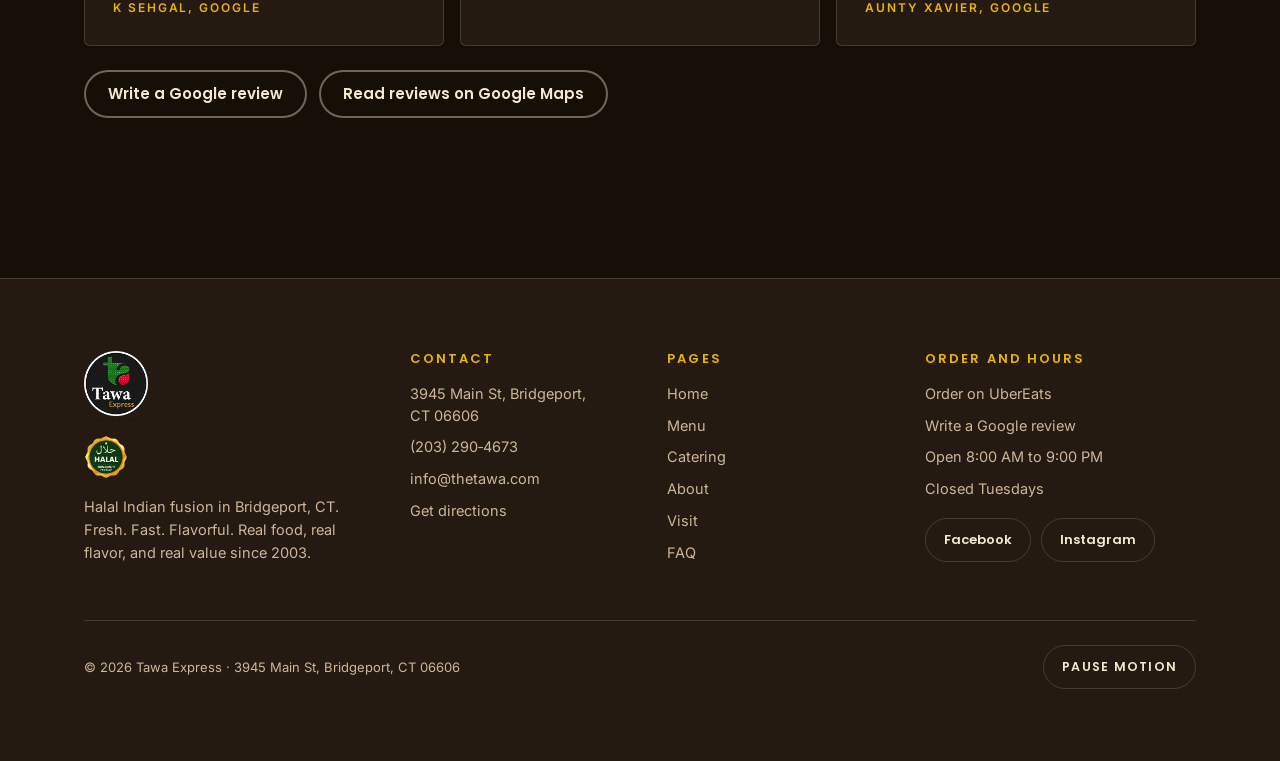
<file: about/index.html>
<!DOCTYPE html>
<html lang="en">
<head>
<link href="https://fonts.googleapis.com/css2?family=Poppins:wght@500;600;700&family=Inter:wght@400;500;600&family=Great+Vibes&display=optional" rel="stylesheet">
<meta charset="utf-8">
<meta name="viewport" content="width=device-width, initial-scale=1">
<title>About Our Indian Kitchen in Bridgeport | Tawa Express</title>
<meta name="description" content="Meet Chef Jay and the story behind Tawa Express, Bridgeport's Indian fusion kitchen since 2003: real food, real flavor, real value, made fresh daily.">
<meta name="build-id" content="thetawaexpress-2026-09-23+v2-refcraft">
<link rel="canonical" href="https://thetawaexpress.com/about/">
<meta property="og:type" content="website">
<meta property="og:site_name" content="Tawa Express">
<meta property="og:title" content="About Our Indian Kitchen in Bridgeport | Tawa Express">
<meta property="og:description" content="Meet Chef Jay and the story behind Tawa Express, Bridgeport's Indian fusion kitchen since 2003: real food, real flavor, real value, made fresh daily.">
<meta property="og:url" content="https://thetawaexpress.com/about/">
<meta property="og:image" content="https://thetawaexpress.com/img/og-image.jpg">
<meta property="og:image:width" content="1200">
<meta property="og:image:height" content="630">
<meta name="twitter:card" content="summary_large_image">
<meta name="twitter:title" content="About Our Indian Kitchen in Bridgeport | Tawa Express">
<meta name="twitter:description" content="Meet Chef Jay and the story behind Tawa Express, Bridgeport's Indian fusion kitchen since 2003: real food, real flavor, real value, made fresh daily.">
<meta name="twitter:image" content="https://thetawaexpress.com/img/og-image.jpg">
<link rel="icon" type="image/png" sizes="48x48" href="../img/favicon-48.png">
<link rel="apple-touch-icon" href="../img/apple-touch-icon.png">
<link rel="preconnect" href="https://fonts.googleapis.com">
<link rel="preconnect" href="https://fonts.gstatic.com" crossorigin>
<link rel="stylesheet" href="https://fonts.googleapis.com/css2?family=Manrope:wght@400;500;600;700;800&amp;family=Syne:wght@700;800&amp;display=swap">
<link rel="stylesheet" href="../css/style.css">
<script async src="https://www.googletagmanager.com/gtag/js?id=G-Y9H7591087"></script>
<script>window.dataLayer=window.dataLayer||[];function gtag(){dataLayer.push(arguments);}gtag("js",new Date());gtag("config","G-Y9H7591087");</script>
<script type="application/ld+json">
{
 "@context": "https://schema.org",
 "@type": [
  "Restaurant",
  "FastFoodRestaurant"
 ],
 "@id": "https://thetawaexpress.com/#restaurant",
 "name": "Tawa Express",
 "description": "Halal Indian fusion restaurant in Bridgeport CT: Indian street food, curries, biryanis, protein bowls, Indian tacos, 14-inch Indian pizzas and Indo-Chinese. Breakfast, lunch, dinner and weekend thalis.",
 "url": "https://thetawaexpress.com/",
 "telephone": "+1-203-290-4673",
 "email": "info@thetawa.com",
 "priceRange": "$",
 "servesCuisine": [
  "Indian",
  "Indo-Chinese",
  "Indian Street Food"
 ],
 "acceptsReservations": "False",
 "address": {
  "@type": "PostalAddress",
  "streetAddress": "3945 Main St",
  "addressLocality": "Bridgeport",
  "addressRegion": "CT",
  "postalCode": "06606",
  "addressCountry": "US"
 },
 "openingHoursSpecification": [
  {
   "@type": "OpeningHoursSpecification",
   "dayOfWeek": [
    "Monday",
    "Wednesday",
    "Thursday",
    "Friday",
    "Saturday",
    "Sunday"
   ],
   "opens": "08:00",
   "closes": "21:00"
  }
 ],
 "hasMenu": "https://thetawaexpress.com/menu/",
 "sameAs": [
  "https://www.facebook.com/thetawaexpress",
  "https://www.instagram.com/thetawaexpress",
  "https://www.ubereats.com/store/tawa-express-main-street/8p1ShG-WWyWYDWEBurXoWQ"
 ],
 "image": "https://thetawaexpress.com/img/og-image.jpg",
 "aggregateRating": {
  "@type": "AggregateRating",
  "ratingValue": "4.1",
  "reviewCount": "693",
  "bestRating": "5"
 }
}
</script>
<script type="application/ld+json">
{
 "@context": "https://schema.org",
 "@type": "BreadcrumbList",
 "itemListElement": [
  {
   "@type": "ListItem",
   "position": 1,
   "name": "Home",
   "item": "https://thetawaexpress.com/"
  },
  {
   "@type": "ListItem",
   "position": 2,
   "name": "About",
   "item": "https://thetawaexpress.com/about/"
  }
 ]
}
</script>
</head>
<body>
<a class="skip" href="#main">Skip to content</a>
<div class="progress" aria-hidden="true"><i></i></div>
<header class="site">
  <div class="bar">
    <a class="brand" href="../" aria-label="Tawa Express home">
      <img src="../img/logo.png" alt="Tawa Express logo" width="40" height="45">
      <span><b>Tawa Express</b><small>Halal Indian Fusion</small></span>
    </a>
    <nav class="main" aria-label="Main"><ul><li><a href="../">Home</a></li><li><a href="../menu/">Menu</a></li><li><a href="../catering/">Catering</a></li><li><a href="../about/" aria-current="page">About</a></li><li><a href="../visit/">Visit</a></li><li><a href="../faq/">FAQ</a></li></ul></nav>
    <div class="head-cta">
      <a class="tel-top" href="tel:+12032904673">(203)&nbsp;290&#8209;4673</a>
      <a class="btn btn-gold" href="https://www.ubereats.com/store/tawa-express-main-street/8p1ShG-WWyWYDWEBurXoWQ" target="_blank" rel="noopener">Order online</a>
    </div>
  </div>
</header>
<main id="main">
<section class="page-hero has-media">
  <img class="bg graded" src="../img/counter-line.jpg" alt="Guests at the Tawa Express counter in Bridgeport" width="1600" height="900"><div class="shade"></div>
  <div class="hero-inner wrap"><nav class="crumbs" aria-label="Breadcrumb"><ol>
<li><a href="../">Home</a></li><li aria-current="page">About</li>
</ol></nav>
    <p class="label">Since 2003</p>
    <h1><span class="mk"><span class="mk-in hot">Real food, real flavor,</span></span><span class="mk"><span class="mk-in dl-80">real value: the</span></span><span class="mk"><span class="mk-in dl-160">Tawa Express story.</span></span></h1>
    <p class="lede lede-hero">Meet Chef Jay and the Bridgeport kitchen that puts Indian street flavor on everything from tacos to 14-inch pizzas.</p>
  </div>
</section><section class="split sec" id="chef">
  <div class="wrap wrap-contents">
    <div>
      <p class="label">The founder</p>
      <h2><span class="mk"><span class="mk-in">Who is Chef Jay?</span></span></h2>
      <p class="answer">Chef Jay founded Tawa Express and still leads the kitchen. He built the restaurant on one idea: great food should not come with a high price. Reviewers describe him as welcoming, genuine and clearly passionate, and he answers guest reviews personally.</p>
      <p class="lede">His style, in his own words: blending authentic Indian street flavors with modern fusion, every dish made fresh, fast, and packed with bold taste.</p>
    </div>
    <div class="s-media">
      <img class="graded" src="../img/counter-service.jpg" alt="The Tawa Express team serving guests at the counter" width="1600" height="900" loading="lazy" decoding="async">
    </div>
  </div>
</section><section class="quoteband sec" id="tawa">
  <div class="wrap">
    <p class="label">The name</p>
    <h2><span class="mk"><span class="mk-in">What is a tawa?</span></span></h2>
    <p class="answer">A tawa is the flat, round griddle at the heart of Indian street cooking. It sears breads, dosas and kebabs over high heat, which is where the name Tawa Express comes from: food cooked hot and fast on the griddle, served fresh.</p>
    <blockquote><span class="mk"><span class="mk-in">One griddle.</span></span><span class="mk"><span class="mk-in dl-80">High heat.</span></span><span class="mk"><span class="mk-in dl-160"><em>No shortcuts.</em></span></span></blockquote>
  </div>
</section><section class="pillars sec" id="fusion">
  <div class="wrap">
    <p class="label">The philosophy</p>
    <h2><span class="mk"><span class="mk-in">What does Indian fusion</span></span><span class="mk"><span class="mk-in dl-80">mean here?</span></span></h2>
    <p class="answer">It means the bold flavors of Indian cuisine meet Indo-Chinese favorites and classic street food in one fast-casual kitchen. In practice: butter chicken bowls, three-piece lamb tacos, 14-inch chatpata chicken pizza, samosa chaat and hakka noodles on one menu. Something for everyone.</p>
    <div class="pillar-grid">
      <a class="pillar photo rise" href="../menu/#pizza">
        <img class="graded" src="../img/pizza-salad.jpg" alt="A 14-inch Tawa Express pizza topped with fresh salad" width="900" height="1600" loading="lazy" decoding="async">
        <span class="veil"></span>
        <div class="p-body"><h3>India meets Italy</h3><p>14-inch pies with paneer tikka and chatpata chicken.</p><span class="go">Taste the fusion</span></div>
      </a>
      <a class="pillar rise dl-100" href="../menu/#dinner">
        <h3>India meets China</h3><p>Hakka noodles, chicken 65, chili paneer, hot garlic momos.</p><span class="go">See Indo-Chinese</span>
      </a>
      <a class="pillar rise dl-200" href="../menu/#street">
        <h3>India meets Mexico</h3><p>Three-piece tacos: chicken tikka, fish koliwada, shrimp, lamb.</p><span class="go">See the tacos</span>
      </a>
      <a class="pillar rise dl-300" href="../menu/#breakfast">
        <h3>Bombay breakfast</h3><p>Bun maska, keema pav, halwa poori and masala chai from 8 AM.</p><span class="go">See breakfast</span>
      </a>
    </div>
  </div>
</section><section class="split flip sec" id="value">
  <div class="wrap wrap-contents">
    <div>
      <p class="label">The founding idea</p>
      <h2><span class="mk"><span class="mk-in">Why does Tawa Express</span></span><span class="mk"><span class="mk-in dl-80">keep prices fair?</span></span></h2>
      <p class="answer">Because that was the founding idea. Chef Jay started Tawa Express in 2003 so great food would not come with a high price: real food, real flavor and real value. Today puffs still start at $2.75 and nothing on the dinner menu passes $22.</p>
      <p class="btn-row">
        <a class="btn btn-gold" href="../menu/">See the menu</a>
        <a class="btn btn-ghost" href="../catering/">Book the events team</a>
      </p>
    </div>
    <div class="s-media">
      <img class="graded" src="../img/curry-trays.jpg" alt="Fresh curries ready to serve at Tawa Express" width="900" height="1600" loading="lazy" decoding="async">
    </div>
  </div>
</section><section class="sec pad-b-lg" id="reviews">
  <div class="wrap">
    <p class="label">Guest reviews</p>
    <h2><span class="mk"><span class="mk-in">How do guests rate</span></span><span class="mk"><span class="mk-in dl-80">Tawa Express?</span></span></h2>
    <p class="answer">Tawa Express holds 4.1 stars from 693 Google reviews and 4.4 from over 300 Restaurantji ratings. Guests praise the flavor, freshness and friendly owners, with the fusion pizza and protein bowls called out again and again. The owners reply to reviews personally.</p>
    <div class="quotes">
      <article class="quote rise"><p>&ldquo;Every single dish was amazing. The curries were rich and authentic. Presentation, taste, service, all top notch.&rdquo;</p><footer>K Sehgal, Google</footer></article>
      <article class="quote rise dl-100"><p>&ldquo;Best Indian food I have ever had in the Bridgeport area. The owners were so kind too.&rdquo;</p><footer>Mila C., UberEats</footer></article>
      <article class="quote rise dl-200"><p>&ldquo;Jay and his team take care of everything, and they even provide servers for home and backyard events.&rdquo;</p><footer>Aunty Xavier, Google</footer></article>
    </div>
    <p class="btn-row">
      <a class="btn btn-ghost" href="https://admin.trustindex.io/api/googleWriteReview?place-id=ChIJ93iTp7GhwokRJo3-cNDrXSc" target="_blank" rel="noopener">Write a Google review</a>
      <a class="btn btn-ghost" href="https://maps.app.goo.gl/xqfaUFewJggyaFvH7" target="_blank" rel="noopener">Read reviews on Google Maps</a>
    </p>
  </div>
</section>
</main>
<footer class="site">
  <div class="wrap">
    <div class="footgrid">
      <div class="footbrand">
        <img src="../img/logo.png" alt="Tawa Express logo" width="64" height="72"><img class="halal" src="../img/halal-icon.png" alt="Halal options badge" width="44" height="44">
        <p>Halal Indian fusion in Bridgeport, CT. Fresh. Fast. Flavorful. Real food, real flavor, and real value since 2003.</p>
      </div>
      <div>
        <h3>Contact</h3>
        <ul>
          <li>3945 Main St, Bridgeport, CT 06606</li>
          <li><a href="tel:+12032904673">(203)&nbsp;290&#8209;4673</a></li>
          <li><a href="mailto:info@thetawa.com">info@thetawa.com</a></li>
          <li><a href="https://maps.app.goo.gl/xqfaUFewJggyaFvH7" target="_blank" rel="noopener">Get directions</a></li>
        </ul>
      </div>
      <div>
        <h3>Pages</h3>
        <ul>
          <li><a href="../">Home</a></li>
          <li><a href="../menu/">Menu</a></li>
          <li><a href="../catering/">Catering</a></li>
          <li><a href="../about/">About</a></li>
          <li><a href="../visit/">Visit</a></li>
          <li><a href="../faq/">FAQ</a></li>
        </ul>
      </div>
      <div>
        <h3>Order and hours</h3>
        <ul>
          <li><a href="https://www.ubereats.com/store/tawa-express-main-street/8p1ShG-WWyWYDWEBurXoWQ" target="_blank" rel="noopener">Order on UberEats</a></li>
          <li><a href="https://admin.trustindex.io/api/googleWriteReview?place-id=ChIJ93iTp7GhwokRJo3-cNDrXSc" target="_blank" rel="noopener">Write a Google review</a></li>
          <li>Open 8:00 AM to 9:00 PM</li>
          <li>Closed Tuesdays</li>
        </ul>
        <p class="soc-row">
          <a class="soc" href="https://www.facebook.com/thetawaexpress" target="_blank" rel="noopener">Facebook</a>
          <a class="soc" href="https://www.instagram.com/thetawaexpress" target="_blank" rel="noopener">Instagram</a>
        </p>
      </div>
    </div>
    <div class="footbottom">
      <span>&copy; 2026 Tawa Express &middot; 3945 Main St, Bridgeport, CT 06606</span>
      <button class="motionbtn" id="motionToggle" type="button" aria-pressed="false">Pause motion</button>
    </div>
  </div>
</footer>
<div class="actionbar">
  <a class="ab-call" href="tel:+12032904673">Call&nbsp;(203)&nbsp;290&#8209;4673</a>
  <a class="ab-order" href="https://www.ubereats.com/store/tawa-express-main-street/8p1ShG-WWyWYDWEBurXoWQ" target="_blank" rel="noopener">Order online</a>
</div>
<script src="../js/main.js" defer></script>
</body>
</html>
</file>
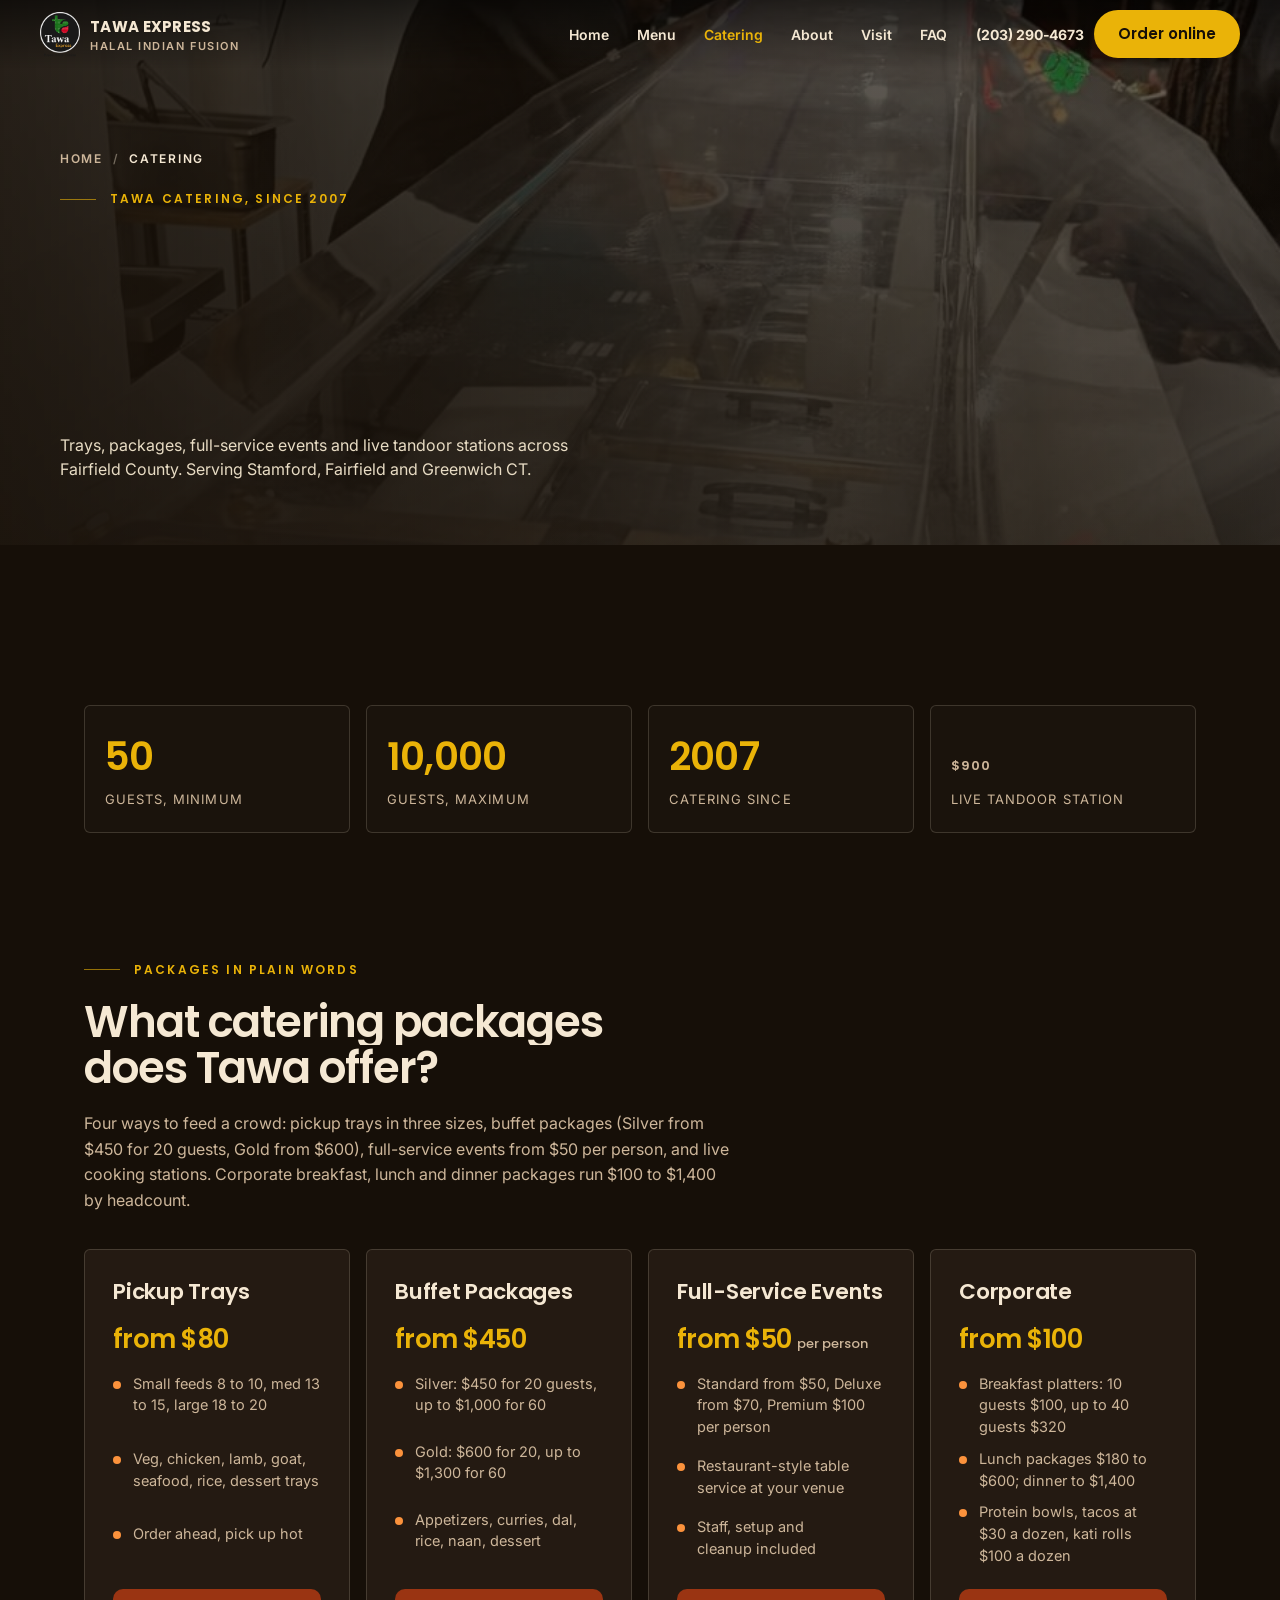
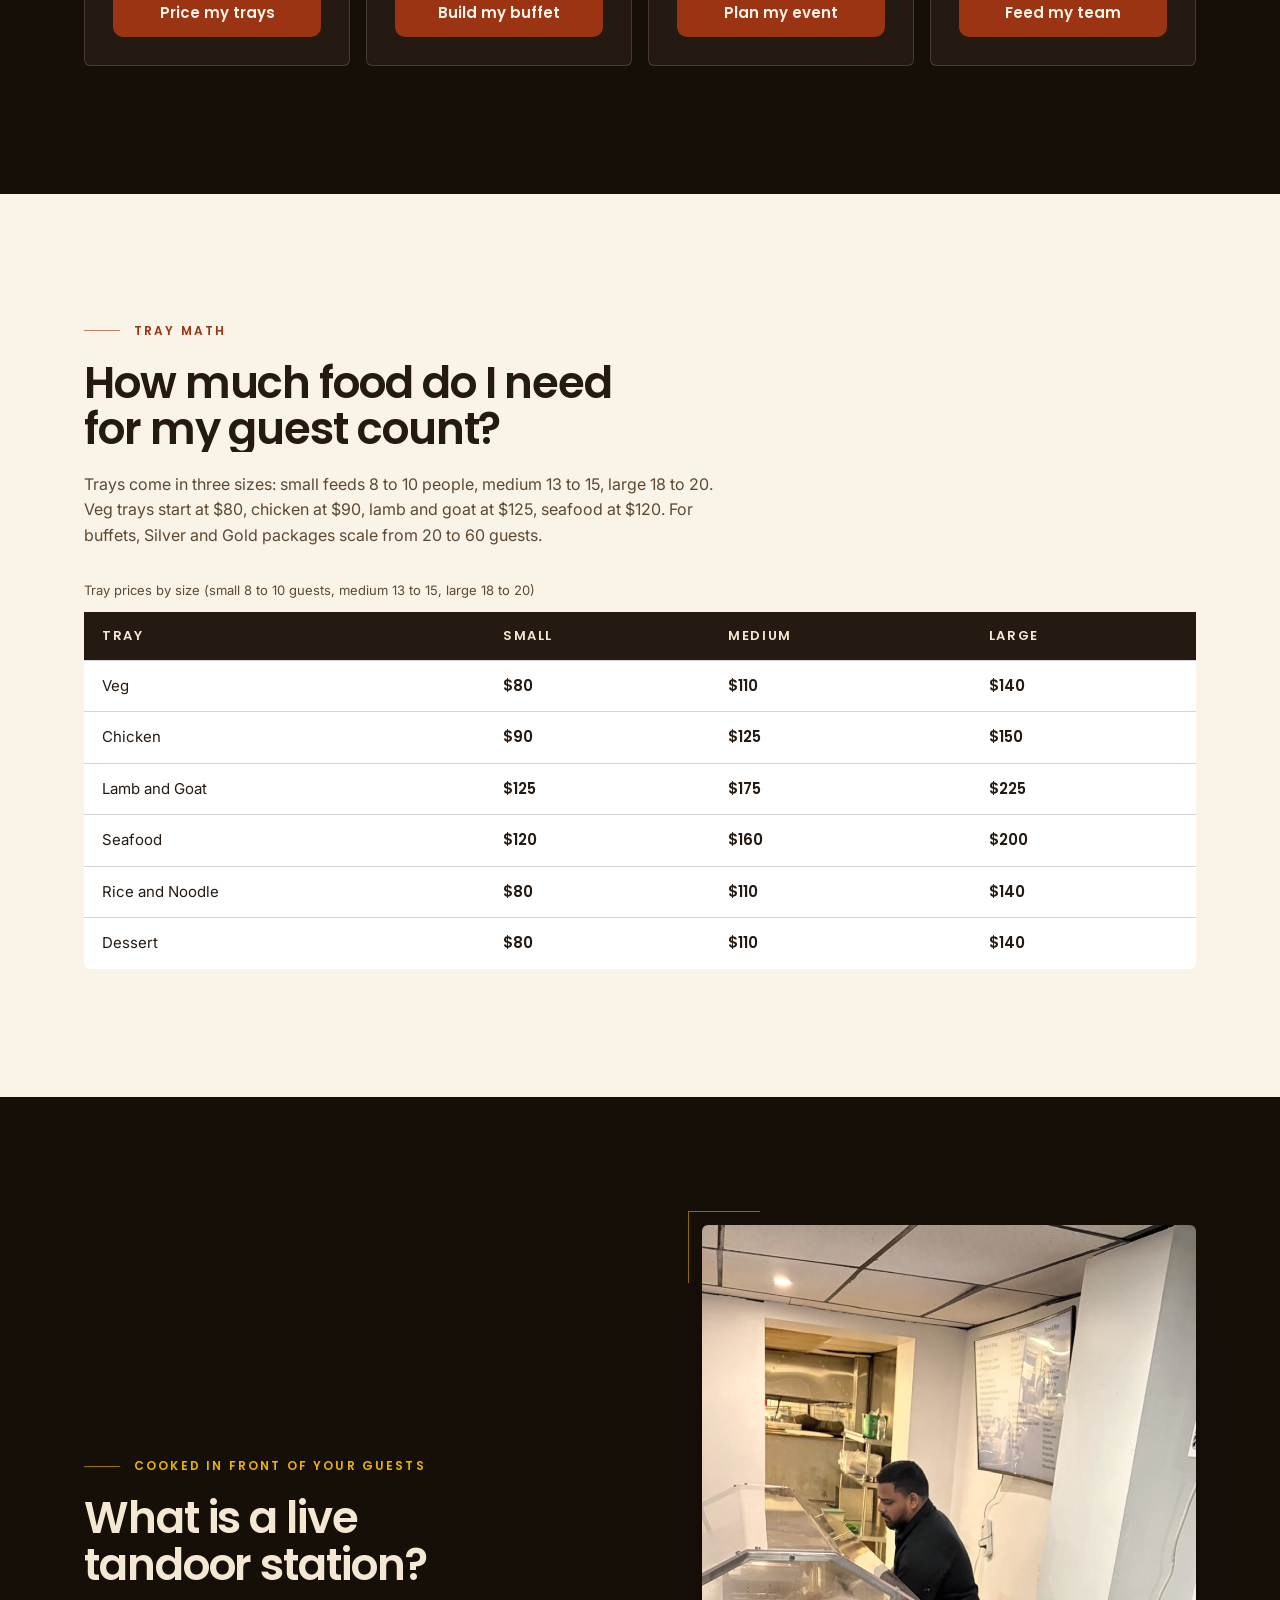
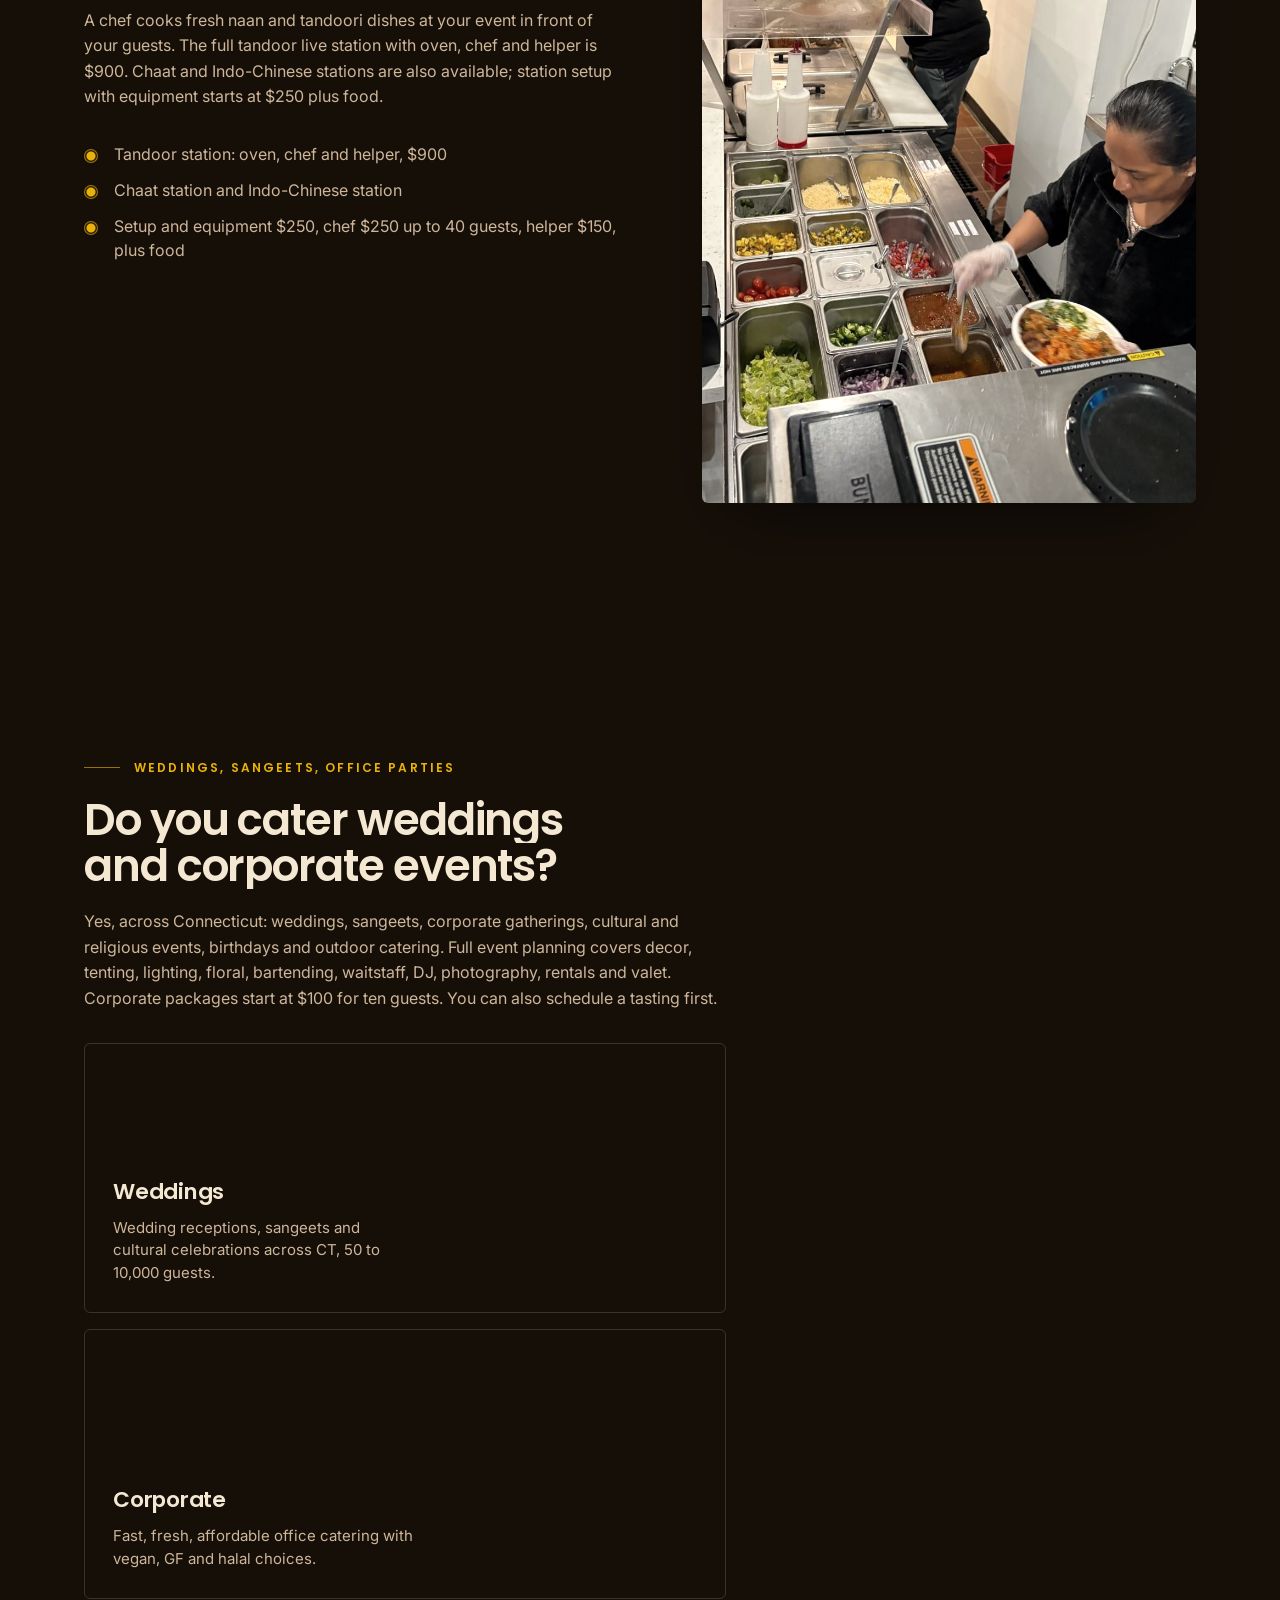
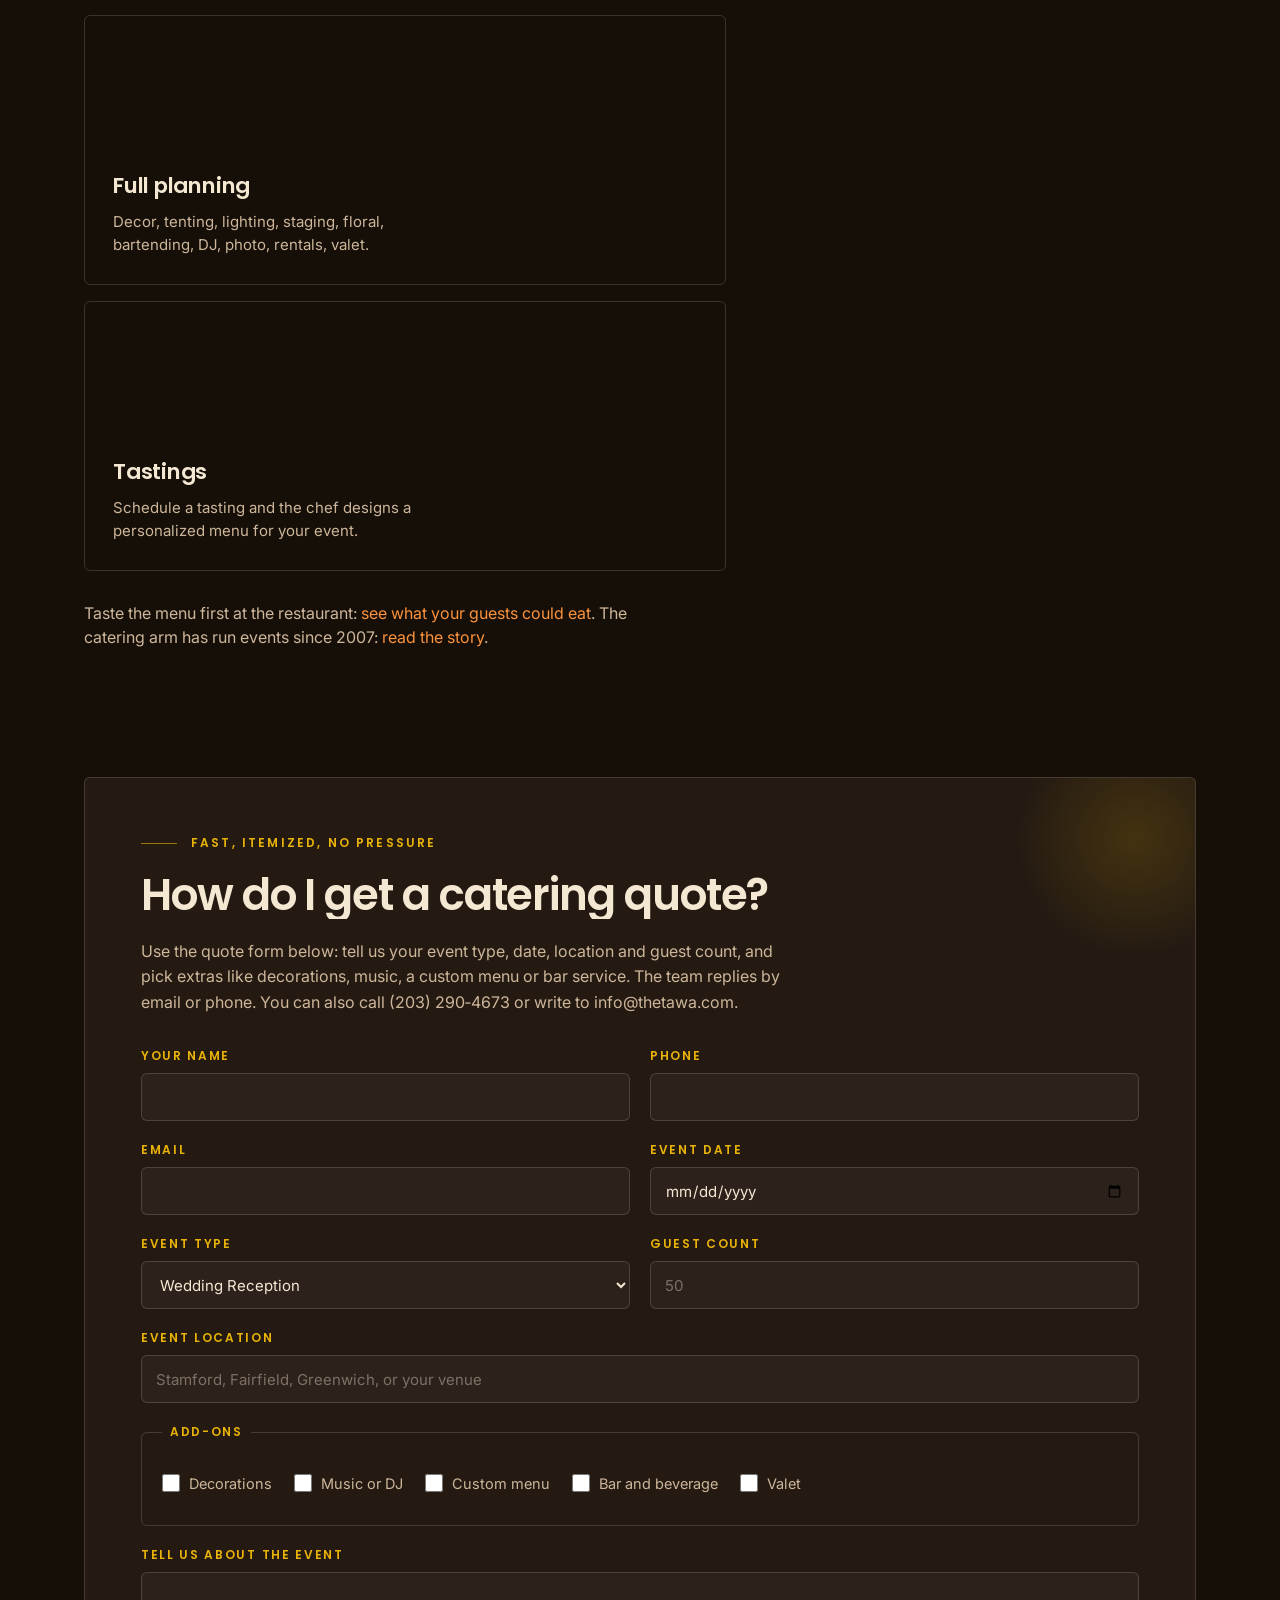
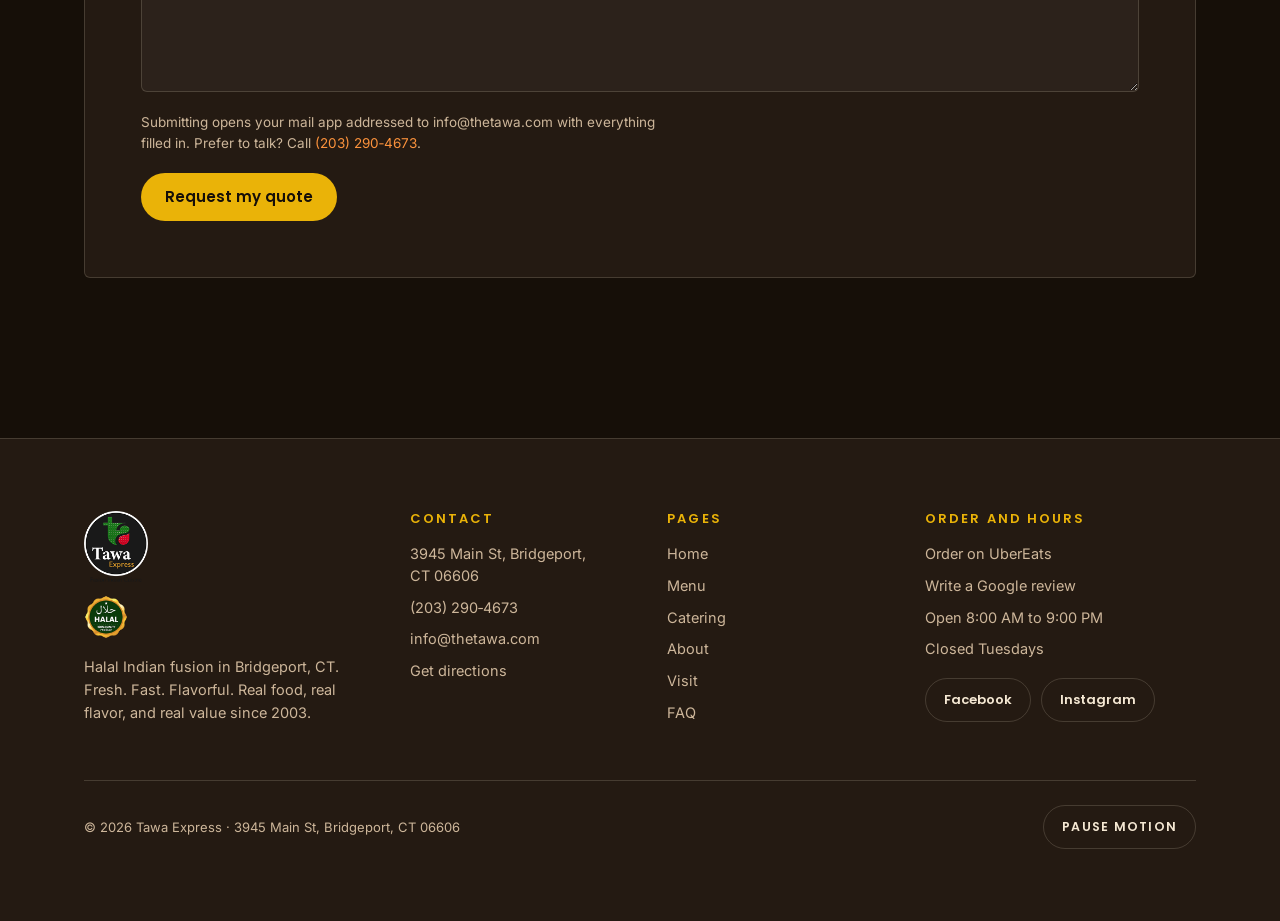
<file: catering/index.html>
<!DOCTYPE html>
<html lang="en">
<head>
<link href="https://fonts.googleapis.com/css2?family=Poppins:wght@500;600;700&family=Inter:wght@400;500;600&family=Great+Vibes&display=optional" rel="stylesheet">
<meta charset="utf-8">
<meta name="viewport" content="width=device-width, initial-scale=1">
<title>Indian Catering in Bridgeport CT | Tawa Express</title>
<meta name="description" content="Tawa Catering serves 50 to 10,000 guests across Fairfield County: trays, packages, full-service events and live tandoor stations. Get a fast quote today.">
<meta name="build-id" content="thetawaexpress-2026-09-23+v2-refcraft">
<link rel="canonical" href="https://thetawaexpress.com/catering/">
<meta property="og:type" content="website">
<meta property="og:site_name" content="Tawa Express">
<meta property="og:title" content="Indian Catering in Bridgeport CT | Tawa Express">
<meta property="og:description" content="Tawa Catering serves 50 to 10,000 guests across Fairfield County: trays, packages, full-service events and live tandoor stations. Get a fast quote today.">
<meta property="og:url" content="https://thetawaexpress.com/catering/">
<meta property="og:image" content="https://thetawaexpress.com/img/og-image.jpg">
<meta property="og:image:width" content="1200">
<meta property="og:image:height" content="630">
<meta name="twitter:card" content="summary_large_image">
<meta name="twitter:title" content="Indian Catering in Bridgeport CT | Tawa Express">
<meta name="twitter:description" content="Tawa Catering serves 50 to 10,000 guests across Fairfield County: trays, packages, full-service events and live tandoor stations. Get a fast quote today.">
<meta name="twitter:image" content="https://thetawaexpress.com/img/og-image.jpg">
<link rel="icon" type="image/png" sizes="48x48" href="../img/favicon-48.png">
<link rel="apple-touch-icon" href="../img/apple-touch-icon.png">
<link rel="preconnect" href="https://fonts.googleapis.com">
<link rel="preconnect" href="https://fonts.gstatic.com" crossorigin>
<link rel="stylesheet" href="https://fonts.googleapis.com/css2?family=Manrope:wght@400;500;600;700;800&amp;family=Syne:wght@700;800&amp;display=swap">
<link rel="stylesheet" href="../css/style.css">
<script async src="https://www.googletagmanager.com/gtag/js?id=G-Y9H7591087"></script>
<script>window.dataLayer=window.dataLayer||[];function gtag(){dataLayer.push(arguments);}gtag("js",new Date());gtag("config","G-Y9H7591087");</script>
<script type="application/ld+json">
{
 "@context": "https://schema.org",
 "@type": [
  "Restaurant",
  "FastFoodRestaurant"
 ],
 "@id": "https://thetawaexpress.com/#restaurant",
 "name": "Tawa Express",
 "description": "Halal Indian fusion restaurant in Bridgeport CT: Indian street food, curries, biryanis, protein bowls, Indian tacos, 14-inch Indian pizzas and Indo-Chinese. Breakfast, lunch, dinner and weekend thalis.",
 "url": "https://thetawaexpress.com/",
 "telephone": "+1-203-290-4673",
 "email": "info@thetawa.com",
 "priceRange": "$",
 "servesCuisine": [
  "Indian",
  "Indo-Chinese",
  "Indian Street Food"
 ],
 "acceptsReservations": "False",
 "address": {
  "@type": "PostalAddress",
  "streetAddress": "3945 Main St",
  "addressLocality": "Bridgeport",
  "addressRegion": "CT",
  "postalCode": "06606",
  "addressCountry": "US"
 },
 "openingHoursSpecification": [
  {
   "@type": "OpeningHoursSpecification",
   "dayOfWeek": [
    "Monday",
    "Wednesday",
    "Thursday",
    "Friday",
    "Saturday",
    "Sunday"
   ],
   "opens": "08:00",
   "closes": "21:00"
  }
 ],
 "hasMenu": "https://thetawaexpress.com/menu/",
 "sameAs": [
  "https://www.facebook.com/thetawaexpress",
  "https://www.instagram.com/thetawaexpress",
  "https://www.ubereats.com/store/tawa-express-main-street/8p1ShG-WWyWYDWEBurXoWQ"
 ],
 "image": "https://thetawaexpress.com/img/og-image.jpg",
 "aggregateRating": {
  "@type": "AggregateRating",
  "ratingValue": "4.1",
  "reviewCount": "693",
  "bestRating": "5"
 }
}
</script>
<script type="application/ld+json">
{
 "@context": "https://schema.org",
 "@type": "BreadcrumbList",
 "itemListElement": [
  {
   "@type": "ListItem",
   "position": 1,
   "name": "Home",
   "item": "https://thetawaexpress.com/"
  },
  {
   "@type": "ListItem",
   "position": 2,
   "name": "Catering",
   "item": "https://thetawaexpress.com/catering/"
  }
 ]
}
</script>
</head>
<body>
<a class="skip" href="#main">Skip to content</a>
<div class="progress" aria-hidden="true"><i></i></div>
<header class="site">
  <div class="bar">
    <a class="brand" href="../" aria-label="Tawa Express home">
      <img src="../img/logo.png" alt="Tawa Express logo" width="40" height="45">
      <span><b>Tawa Express</b><small>Halal Indian Fusion</small></span>
    </a>
    <nav class="main" aria-label="Main"><ul><li><a href="../">Home</a></li><li><a href="../menu/">Menu</a></li><li><a href="../catering/" aria-current="page">Catering</a></li><li><a href="../about/">About</a></li><li><a href="../visit/">Visit</a></li><li><a href="../faq/">FAQ</a></li></ul></nav>
    <div class="head-cta">
      <a class="tel-top" href="tel:+12032904673">(203)&nbsp;290&#8209;4673</a>
      <a class="btn btn-gold" href="https://www.ubereats.com/store/tawa-express-main-street/8p1ShG-WWyWYDWEBurXoWQ" target="_blank" rel="noopener">Order online</a>
    </div>
  </div>
</header>
<main id="main">
<section class="page-hero has-media">
  <img class="bg graded" src="../img/buffet-wide.jpg" alt="The Tawa Express buffet and catering line with fresh dishes" width="900" height="1600"><div class="shade"></div>
  <div class="hero-inner wrap"><nav class="crumbs" aria-label="Breadcrumb"><ol>
<li><a href="../">Home</a></li><li aria-current="page">Catering</li>
</ol></nav>
    <p class="label">Tawa Catering, since 2007</p>
    <h1><span class="mk"><span class="mk-in">Indian catering for 50 to</span></span><span class="mk"><span class="mk-in hot dl-80">10,000 guests, planned,</span></span><span class="mk"><span class="mk-in dl-160">cooked, served.</span></span></h1>
    <p class="lede lede-hero">Trays, packages, full-service events and live tandoor stations across Fairfield County. Serving Stamford, Fairfield and Greenwich CT.</p>
  </div>
</section><section class="sec pad-t">
  <div class="wrap">
    <div class="stats">
      <div class="stat rise"><b data-count>50</b><span>guests, minimum</span></div>
      <div class="stat rise dl-100"><b data-count>10,000</b><span>guests, maximum</span></div>
      <div class="stat rise dl-200"><b data-count>2007</b><span>catering since</span></div>
      <div class="stat rise dl-300"><b><span class="num">$900</span></b><span>live tandoor station</span></div>
    </div>
  </div>
</section><section class="sec pad-y" id="packages">
  <div class="wrap">
    <p class="label">Packages in plain words</p>
    <h2><span class="mk"><span class="mk-in">What catering packages</span></span><span class="mk"><span class="mk-in dl-80">does Tawa offer?</span></span></h2>
    <p class="answer">Four ways to feed a crowd: pickup trays in three sizes, buffet packages (Silver from $450 for 20 guests, Gold from $600), full-service events from $50 per person, and live cooking stations. Corporate breakfast, lunch and dinner packages run $100 to $1,400 by headcount.</p>
    <div class="tierr four">
      <div class="tier rise"><h3>Pickup Trays</h3><p class="from">from $80</p>
        <ul><li>Small feeds 8 to 10, med 13 to 15, large 18 to 20</li><li>Veg, chicken, lamb, goat, seafood, rice, dessert trays</li><li>Order ahead, pick up hot</li></ul>
        <a class="btn btn-spice" href="#quote">Price my trays</a></div>
      <div class="tier rise dl-100"><h3>Buffet Packages</h3><p class="from">from $450</p>
        <ul><li>Silver: $450 for 20 guests, up to $1,000 for 60</li><li>Gold: $600 for 20, up to $1,300 for 60</li><li>Appetizers, curries, dal, rice, naan, dessert</li></ul>
        <a class="btn btn-spice" href="#quote">Build my buffet</a></div>
      <div class="tier rise dl-200"><h3>Full-Service Events</h3><p class="from">from $50 <span class="per">per person</span></p>
        <ul><li>Standard from $50, Deluxe from $70, Premium $100 per person</li><li>Restaurant-style table service at your venue</li><li>Staff, setup and cleanup included</li></ul>
        <a class="btn btn-spice" href="#quote">Plan my event</a></div>
      <div class="tier rise dl-300" id="corporate"><h3>Corporate</h3><p class="from">from $100</p>
        <ul><li>Breakfast platters: 10 guests $100, up to 40 guests $320</li><li>Lunch packages $180 to $600; dinner to $1,400</li><li>Protein bowls, tacos at $30 a dozen, kati rolls $100 a dozen</li></ul>
        <a class="btn btn-spice" href="#quote">Feed my team</a></div>
    </div>
  </div>
</section><section class="menuboard on-cream sec" id="trays">
  <div class="wrap">
    <p class="label">Tray math</p>
    <h2><span class="mk"><span class="mk-in">How much food do I need</span></span><span class="mk"><span class="mk-in dl-80">for my guest count?</span></span></h2>
    <p class="answer">Trays come in three sizes: small feeds 8 to 10 people, medium 13 to 15, large 18 to 20. Veg trays start at $80, chicken at $90, lamb and goat at $125, seafood at $120. For buffets, Silver and Gold packages scale from 20 to 60 guests.</p>
    <table class="traytab">
      <caption>Tray prices by size (small 8 to 10 guests, medium 13 to 15, large 18 to 20)</caption>
      <thead><tr><th>Tray</th><th>Small</th><th>Medium</th><th>Large</th></tr></thead>
      <tbody>
        <tr><td>Veg</td><td class="price num">$80</td><td class="price num">$110</td><td class="price num">$140</td></tr>
        <tr><td>Chicken</td><td class="price num">$90</td><td class="price num">$125</td><td class="price num">$150</td></tr>
        <tr><td>Lamb and Goat</td><td class="price num">$125</td><td class="price num">$175</td><td class="price num">$225</td></tr>
        <tr><td>Seafood</td><td class="price num">$120</td><td class="price num">$160</td><td class="price num">$200</td></tr>
        <tr><td>Rice and Noodle</td><td class="price num">$80</td><td class="price num">$110</td><td class="price num">$140</td></tr>
        <tr><td>Dessert</td><td class="price num">$80</td><td class="price num">$110</td><td class="price num">$140</td></tr>
      </tbody>
    </table>
  </div>
</section><section class="split sec" id="stations">
  <div class="wrap wrap-contents">
    <div>
      <p class="label">Cooked in front of your guests</p>
      <h2><span class="mk"><span class="mk-in">What is a live tandoor station?</span></span></h2>
      <p class="answer">A chef cooks fresh naan and tandoori dishes at your event in front of your guests. The full tandoor live station with oven, chef and helper is $900. Chaat and Indo-Chinese stations are also available; station setup with equipment starts at $250 plus food.</p>
      <ul class="checklist">
        <li>Tandoor station: oven, chef and helper, $900</li>
        <li>Chaat station and Indo-Chinese station</li>
        <li>Setup and equipment $250, chef $250 up to 40 guests, helper $150, plus food</li>
      </ul>
    </div>
    <div class="s-media">
      <img class="graded" src="../img/kitchen-prep.jpg" alt="A Tawa Express team member preparing fresh dishes at the line" width="900" height="1600" loading="lazy" decoding="async">
    </div>
  </div>
</section><section class="sec pad-y">
  <div class="wrap">
    <p class="label">Weddings, sangeets, office parties</p>
    <h2><span class="mk"><span class="mk-in">Do you cater weddings</span></span><span class="mk"><span class="mk-in dl-80">and corporate events?</span></span></h2>
    <p class="answer">Yes, across Connecticut: weddings, sangeets, corporate gatherings, cultural and religious events, birthdays and outdoor catering. Full event planning covers decor, tenting, lighting, floral, bartending, waitstaff, DJ, photography, rentals and valet. Corporate packages start at $100 for ten guests. You can also schedule a tasting first.</p>
    <div class="pillar-grid mt-8">
      <div class="pillar rise"><h3>Weddings</h3><p>Wedding receptions, sangeets and cultural celebrations across CT, 50 to 10,000 guests.</p></div>
      <div class="pillar rise dl-100"><h3>Corporate</h3><p>Fast, fresh, affordable office catering with vegan, GF and halal choices.</p></div>
      <div class="pillar rise dl-200"><h3>Full planning</h3><p>Decor, tenting, lighting, staging, floral, bartending, DJ, photo, rentals, valet.</p></div>
      <div class="pillar rise dl-300"><h3>Tastings</h3><p>Schedule a tasting and the chef designs a personalized menu for your event.</p></div>
    </div>
    <p class="lede mt-30">Taste the menu first at the restaurant: <a href="../menu/">see what your guests could eat</a>. The catering arm has run events since 2007: <a href="../about/">read the story</a>.</p>
  </div>
</section><section class="sec pad-b-lg" id="quote">
  <div class="wrap">
    <div class="panel-dark">
      <p class="label">Fast, itemized, no pressure</p>
      <h2><span class="mk"><span class="mk-in">How do I get a catering quote?</span></span></h2>
      <p class="answer">Use the quote form below: tell us your event type, date, location and guest count, and pick extras like decorations, music, a custom menu or bar service. The team replies by email or phone. You can also call (203)&nbsp;290&#8209;4673 or write to info@thetawa.com.</p>
      <form class="quote-form" action="mailto:info@thetawa.com" method="post" enctype="text/plain">
        <div class="formgrid">
          <div class="field"><label for="q-name">Your name</label><input id="q-name" name="name" type="text" autocomplete="name" required></div>
          <div class="field"><label for="q-phone">Phone</label><input id="q-phone" name="phone" type="tel" autocomplete="tel"></div>
        </div>
        <div class="formgrid">
          <div class="field"><label for="q-email">Email</label><input id="q-email" name="email" type="email" autocomplete="email" required></div>
          <div class="field"><label for="q-date">Event date</label><input id="q-date" name="event_date" type="date"></div>
        </div>
        <div class="formgrid">
          <div class="field"><label for="q-type">Event type</label>
            <select id="q-type" name="event_type">
              <option>Wedding Reception</option><option>Sangeet</option><option>Corporate gathering</option>
              <option>Cultural or Religious</option><option>Outdoor Catering</option><option>Anniversary</option>
              <option>Birthday</option><option>Private or Holiday</option><option>DJ</option><option>Other</option>
            </select></div>
          <div class="field"><label for="q-guests">Guest count</label><input id="q-guests" name="guest_count" type="number" min="15" max="10000" step="1" placeholder="50"></div>
        </div>
        <div class="field"><label for="q-loc">Event location</label><input id="q-loc" name="location" type="text" placeholder="Stamford, Fairfield, Greenwich, or your venue"></div>
        <fieldset class="optset">
          <legend>Add-ons</legend>
          <label><input type="checkbox" name="addon_decorations" value="Decorations"> Decorations</label>
          <label><input type="checkbox" name="addon_music_dj" value="Music/DJ"> Music or DJ</label>
          <label><input type="checkbox" name="addon_custom_menu" value="Custom Menu"> Custom menu</label>
          <label><input type="checkbox" name="addon_bar" value="Bar and Beverage"> Bar and beverage</label>
          <label><input type="checkbox" name="addon_valet" value="Valet"> Valet</label>
        </fieldset>
        <div class="field"><label for="q-msg">Tell us about the event</label><textarea id="q-msg" name="message"></textarea></div>
        <p class="form-note">Submitting opens your mail app addressed to info@thetawa.com with everything filled in. Prefer to talk? Call <a href="tel:+12032904673">(203)&nbsp;290&#8209;4673</a>.</p>
        <div><button class="btn btn-gold" type="submit">Request my quote</button></div>
      </form>
    </div>
  </div>
</section>
</main>
<footer class="site">
  <div class="wrap">
    <div class="footgrid">
      <div class="footbrand">
        <img src="../img/logo.png" alt="Tawa Express logo" width="64" height="72"><img class="halal" src="../img/halal-icon.png" alt="Halal options badge" width="44" height="44">
        <p>Halal Indian fusion in Bridgeport, CT. Fresh. Fast. Flavorful. Real food, real flavor, and real value since 2003.</p>
      </div>
      <div>
        <h3>Contact</h3>
        <ul>
          <li>3945 Main St, Bridgeport, CT 06606</li>
          <li><a href="tel:+12032904673">(203)&nbsp;290&#8209;4673</a></li>
          <li><a href="mailto:info@thetawa.com">info@thetawa.com</a></li>
          <li><a href="https://maps.app.goo.gl/xqfaUFewJggyaFvH7" target="_blank" rel="noopener">Get directions</a></li>
        </ul>
      </div>
      <div>
        <h3>Pages</h3>
        <ul>
          <li><a href="../">Home</a></li>
          <li><a href="../menu/">Menu</a></li>
          <li><a href="../catering/">Catering</a></li>
          <li><a href="../about/">About</a></li>
          <li><a href="../visit/">Visit</a></li>
          <li><a href="../faq/">FAQ</a></li>
        </ul>
      </div>
      <div>
        <h3>Order and hours</h3>
        <ul>
          <li><a href="https://www.ubereats.com/store/tawa-express-main-street/8p1ShG-WWyWYDWEBurXoWQ" target="_blank" rel="noopener">Order on UberEats</a></li>
          <li><a href="https://admin.trustindex.io/api/googleWriteReview?place-id=ChIJ93iTp7GhwokRJo3-cNDrXSc" target="_blank" rel="noopener">Write a Google review</a></li>
          <li>Open 8:00 AM to 9:00 PM</li>
          <li>Closed Tuesdays</li>
        </ul>
        <p class="soc-row">
          <a class="soc" href="https://www.facebook.com/thetawaexpress" target="_blank" rel="noopener">Facebook</a>
          <a class="soc" href="https://www.instagram.com/thetawaexpress" target="_blank" rel="noopener">Instagram</a>
        </p>
      </div>
    </div>
    <div class="footbottom">
      <span>&copy; 2026 Tawa Express &middot; 3945 Main St, Bridgeport, CT 06606</span>
      <button class="motionbtn" id="motionToggle" type="button" aria-pressed="false">Pause motion</button>
    </div>
  </div>
</footer>
<div class="actionbar">
  <a class="ab-call" href="tel:+12032904673">Call&nbsp;(203)&nbsp;290&#8209;4673</a>
  <a class="ab-order" href="https://www.ubereats.com/store/tawa-express-main-street/8p1ShG-WWyWYDWEBurXoWQ" target="_blank" rel="noopener">Order online</a>
</div>
<script src="../js/main.js" defer></script>
</body>
</html>
</file>
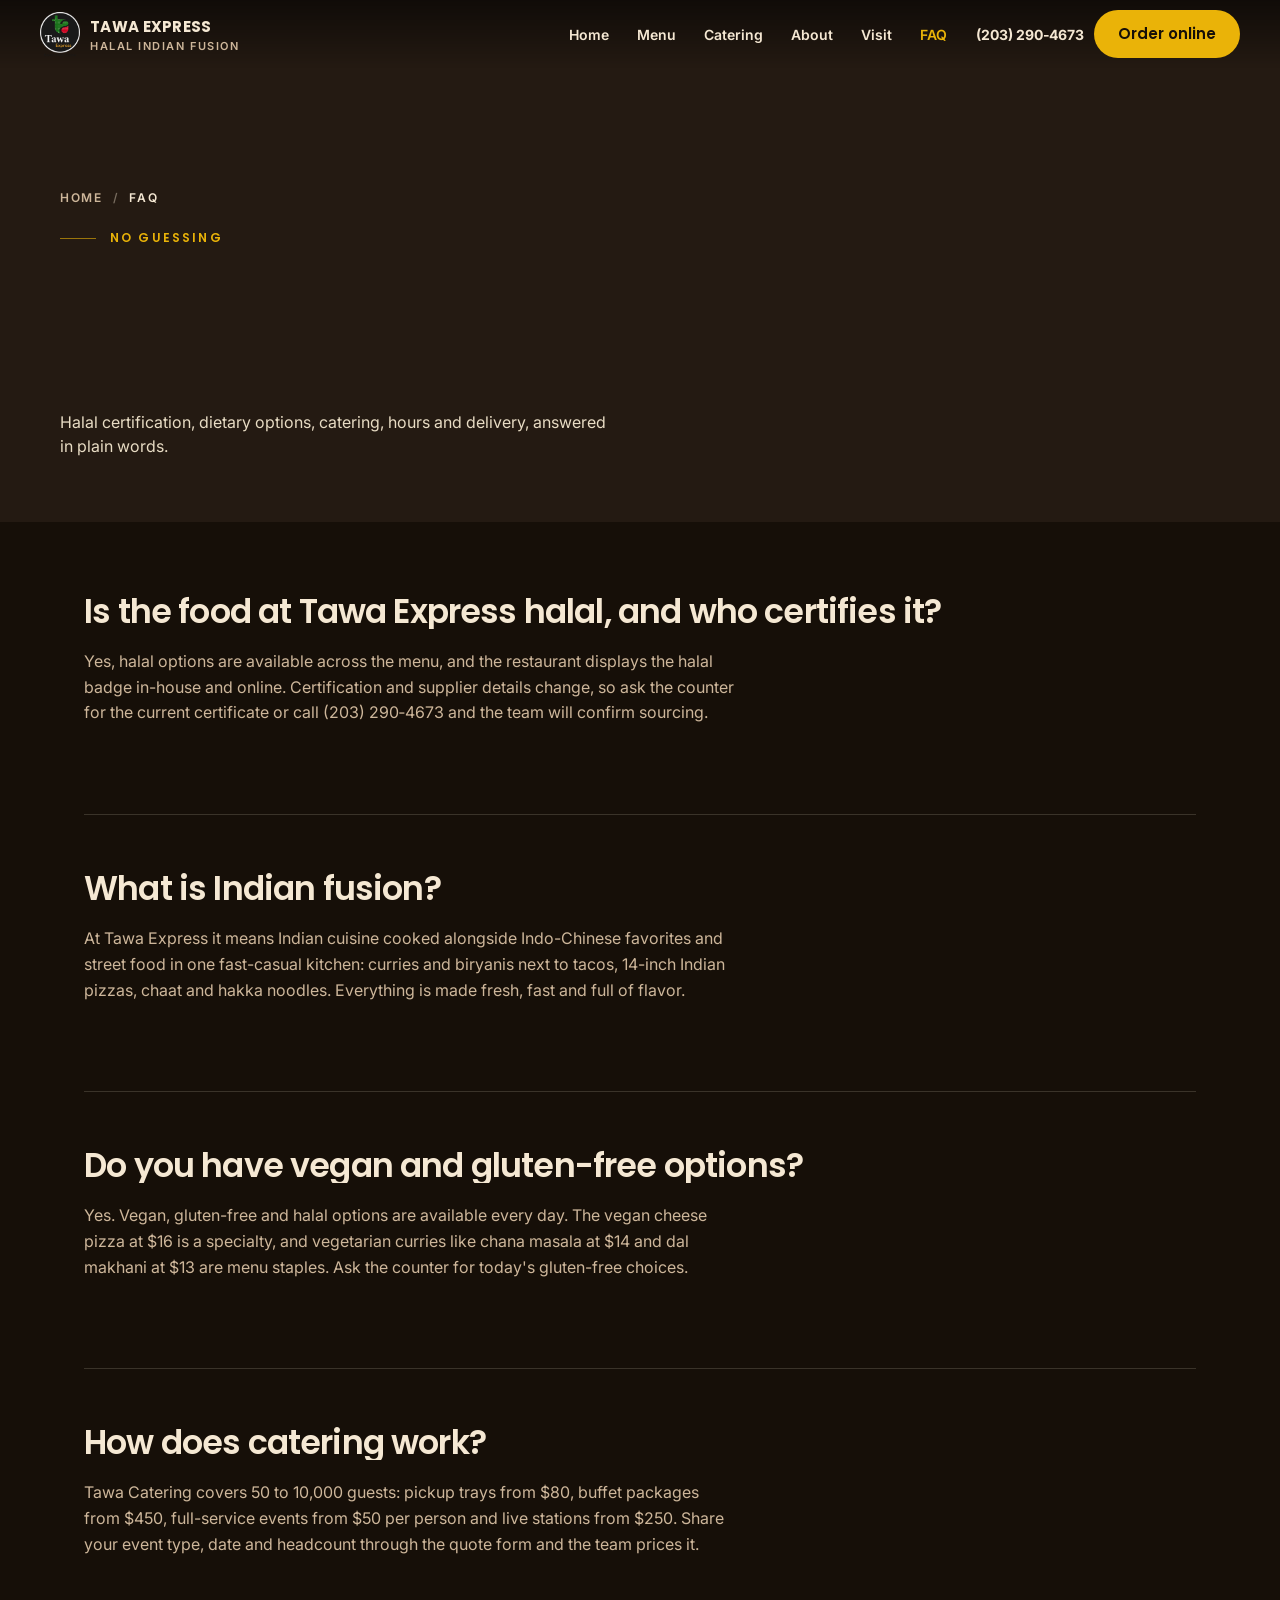
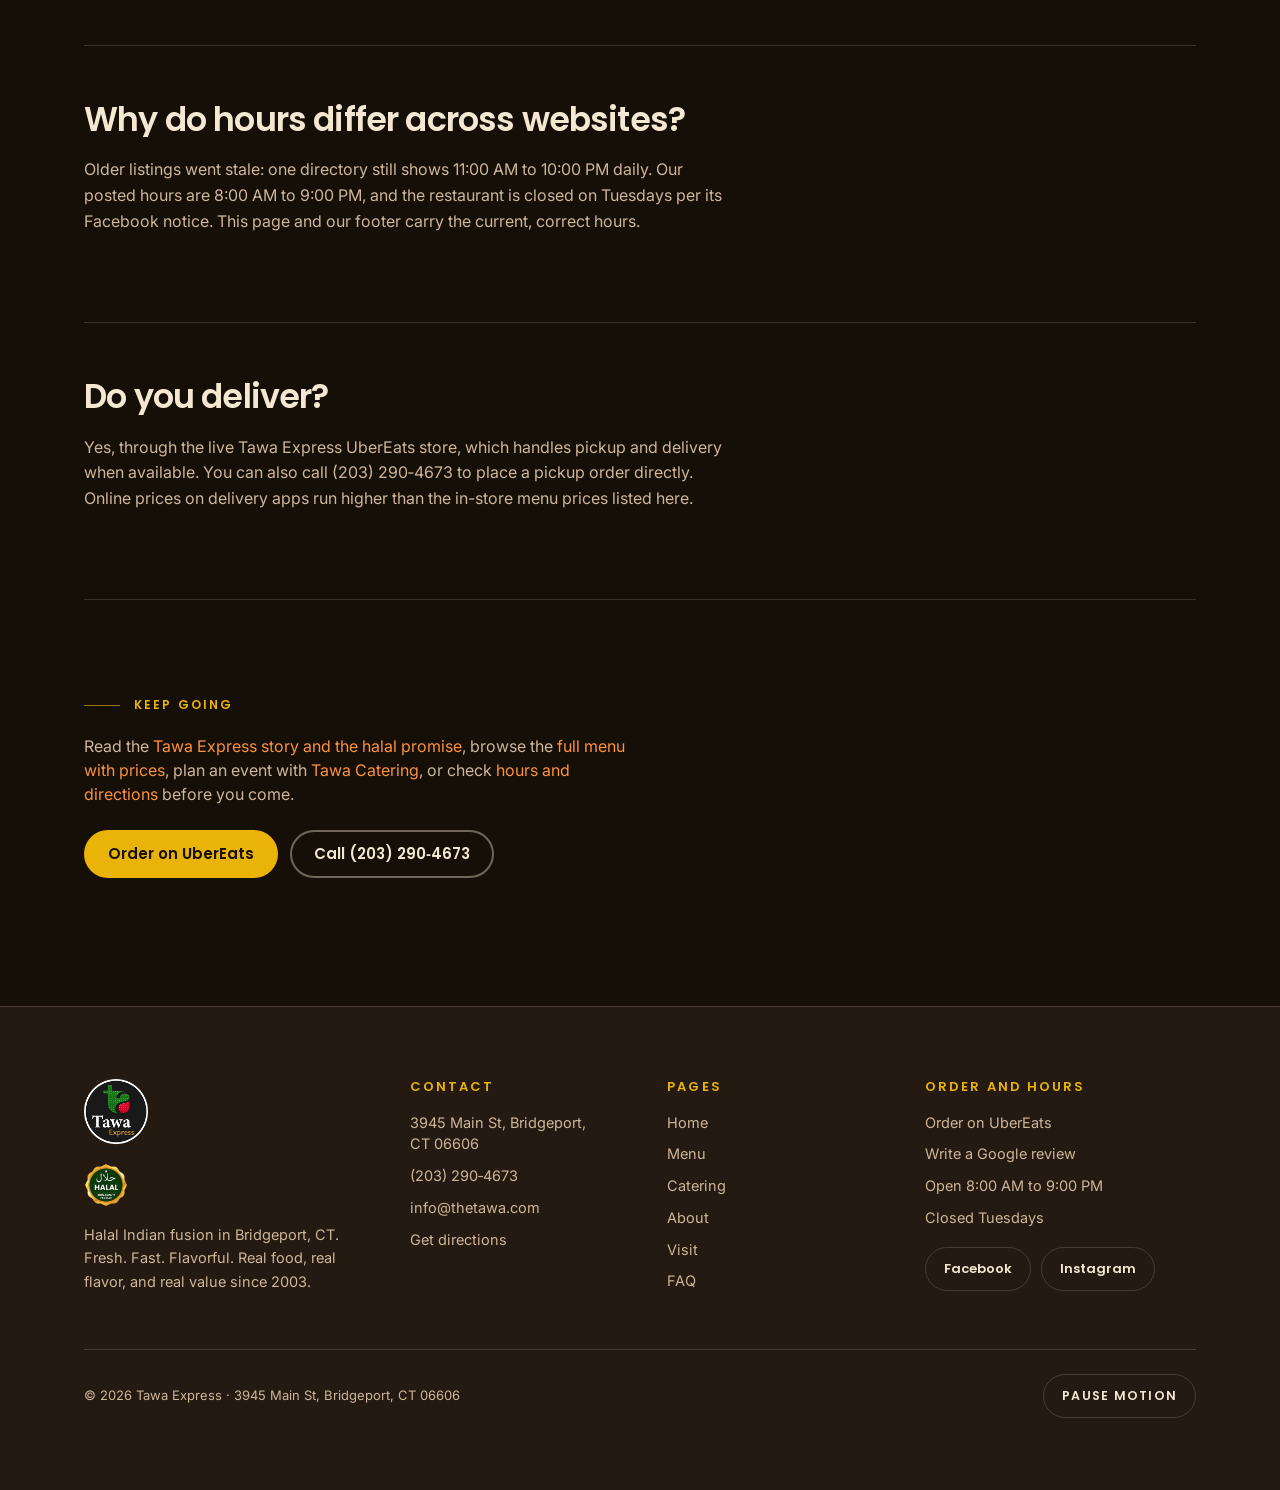
<file: faq/index.html>
<!DOCTYPE html>
<html lang="en">
<head>
<link href="https://fonts.googleapis.com/css2?family=Poppins:wght@500;600;700&family=Inter:wght@400;500;600&family=Great+Vibes&display=optional" rel="stylesheet">
<meta charset="utf-8">
<meta name="viewport" content="width=device-width, initial-scale=1">
<title>Halal Indian Food FAQ in Bridgeport CT | Tawa Express</title>
<meta name="description" content="Is Tawa Express halal? What is Indian fusion? How does catering work? Straight answers about our Bridgeport CT kitchen, menu, hours and events.">
<meta name="build-id" content="thetawaexpress-2026-09-23+v2-refcraft">
<link rel="canonical" href="https://thetawaexpress.com/faq/">
<meta property="og:type" content="website">
<meta property="og:site_name" content="Tawa Express">
<meta property="og:title" content="Halal Indian Food FAQ in Bridgeport CT | Tawa Express">
<meta property="og:description" content="Is Tawa Express halal? What is Indian fusion? How does catering work? Straight answers about our Bridgeport CT kitchen, menu, hours and events.">
<meta property="og:url" content="https://thetawaexpress.com/faq/">
<meta property="og:image" content="https://thetawaexpress.com/img/og-image.jpg">
<meta property="og:image:width" content="1200">
<meta property="og:image:height" content="630">
<meta name="twitter:card" content="summary_large_image">
<meta name="twitter:title" content="Halal Indian Food FAQ in Bridgeport CT | Tawa Express">
<meta name="twitter:description" content="Is Tawa Express halal? What is Indian fusion? How does catering work? Straight answers about our Bridgeport CT kitchen, menu, hours and events.">
<meta name="twitter:image" content="https://thetawaexpress.com/img/og-image.jpg">
<link rel="icon" type="image/png" sizes="48x48" href="../img/favicon-48.png">
<link rel="apple-touch-icon" href="../img/apple-touch-icon.png">
<link rel="preconnect" href="https://fonts.googleapis.com">
<link rel="preconnect" href="https://fonts.gstatic.com" crossorigin>
<link rel="stylesheet" href="https://fonts.googleapis.com/css2?family=Manrope:wght@400;500;600;700;800&amp;family=Syne:wght@700;800&amp;display=swap">
<link rel="stylesheet" href="../css/style.css">
<script async src="https://www.googletagmanager.com/gtag/js?id=G-Y9H7591087"></script>
<script>window.dataLayer=window.dataLayer||[];function gtag(){dataLayer.push(arguments);}gtag("js",new Date());gtag("config","G-Y9H7591087");</script>
<script type="application/ld+json">
{
 "@context": "https://schema.org",
 "@type": [
  "Restaurant",
  "FastFoodRestaurant"
 ],
 "@id": "https://thetawaexpress.com/#restaurant",
 "name": "Tawa Express",
 "description": "Halal Indian fusion restaurant in Bridgeport CT: Indian street food, curries, biryanis, protein bowls, Indian tacos, 14-inch Indian pizzas and Indo-Chinese. Breakfast, lunch, dinner and weekend thalis.",
 "url": "https://thetawaexpress.com/",
 "telephone": "+1-203-290-4673",
 "email": "info@thetawa.com",
 "priceRange": "$",
 "servesCuisine": [
  "Indian",
  "Indo-Chinese",
  "Indian Street Food"
 ],
 "acceptsReservations": "False",
 "address": {
  "@type": "PostalAddress",
  "streetAddress": "3945 Main St",
  "addressLocality": "Bridgeport",
  "addressRegion": "CT",
  "postalCode": "06606",
  "addressCountry": "US"
 },
 "openingHoursSpecification": [
  {
   "@type": "OpeningHoursSpecification",
   "dayOfWeek": [
    "Monday",
    "Wednesday",
    "Thursday",
    "Friday",
    "Saturday",
    "Sunday"
   ],
   "opens": "08:00",
   "closes": "21:00"
  }
 ],
 "hasMenu": "https://thetawaexpress.com/menu/",
 "sameAs": [
  "https://www.facebook.com/thetawaexpress",
  "https://www.instagram.com/thetawaexpress",
  "https://www.ubereats.com/store/tawa-express-main-street/8p1ShG-WWyWYDWEBurXoWQ"
 ],
 "image": "https://thetawaexpress.com/img/og-image.jpg",
 "aggregateRating": {
  "@type": "AggregateRating",
  "ratingValue": "4.1",
  "reviewCount": "693",
  "bestRating": "5"
 }
}
</script>
<script type="application/ld+json">
{
 "@context": "https://schema.org",
 "@type": "BreadcrumbList",
 "itemListElement": [
  {
   "@type": "ListItem",
   "position": 1,
   "name": "Home",
   "item": "https://thetawaexpress.com/"
  },
  {
   "@type": "ListItem",
   "position": 2,
   "name": "FAQ",
   "item": "https://thetawaexpress.com/faq/"
  }
 ]
}
</script>
<script type="application/ld+json">
{
 "@context": "https://schema.org",
 "@type": "FAQPage",
 "mainEntity": [
  {
   "@type": "Question",
   "name": "Is the food at Tawa Express halal, and who certifies it?",
   "acceptedAnswer": {
    "@type": "Answer",
    "text": "Yes, halal options are available across the menu, and the restaurant displays the halal badge in-house and online. Certification and supplier details change, so ask the counter for the current certificate or call (203)&nbsp;290&#8209;4673 and the team will confirm sourcing."
   }
  },
  {
   "@type": "Question",
   "name": "What is Indian fusion?",
   "acceptedAnswer": {
    "@type": "Answer",
    "text": "At Tawa Express it means Indian cuisine cooked alongside Indo-Chinese favorites and street food in one fast-casual kitchen: curries and biryanis next to tacos, 14-inch Indian pizzas, chaat and hakka noodles. Everything is made fresh, fast and full of flavor."
   }
  },
  {
   "@type": "Question",
   "name": "Do you have vegan and gluten-free options?",
   "acceptedAnswer": {
    "@type": "Answer",
    "text": "Yes. Vegan, gluten-free and halal options are available every day. The vegan cheese pizza at $16 is a specialty, and vegetarian curries like chana masala at $14 and dal makhani at $13 are menu staples. Ask the counter for today's gluten-free choices."
   }
  },
  {
   "@type": "Question",
   "name": "How does catering work?",
   "acceptedAnswer": {
    "@type": "Answer",
    "text": "Tawa Catering covers 50 to 10,000 guests: pickup trays from $80, buffet packages from $450, full-service events from $50 per person and live stations from $250. Share your event type, date and headcount through the quote form and the team prices it."
   }
  },
  {
   "@type": "Question",
   "name": "Why do hours differ across websites?",
   "acceptedAnswer": {
    "@type": "Answer",
    "text": "Older listings went stale: one directory still shows 11:00 AM to 10:00 PM daily. Our posted hours are 8:00 AM to 9:00 PM, and the restaurant is closed on Tuesdays per its Facebook notice. This page and our footer carry the current, correct hours."
   }
  },
  {
   "@type": "Question",
   "name": "Do you deliver?",
   "acceptedAnswer": {
    "@type": "Answer",
    "text": "Yes, through the live Tawa Express UberEats store, which handles pickup and delivery when available. You can also call (203)&nbsp;290&#8209;4673 to place a pickup order directly. Online prices on delivery apps run higher than the in-store menu prices listed here."
   }
  }
 ]
}
</script>
</head>
<body>
<a class="skip" href="#main">Skip to content</a>
<div class="progress" aria-hidden="true"><i></i></div>
<header class="site">
  <div class="bar">
    <a class="brand" href="../" aria-label="Tawa Express home">
      <img src="../img/logo.png" alt="Tawa Express logo" width="40" height="45">
      <span><b>Tawa Express</b><small>Halal Indian Fusion</small></span>
    </a>
    <nav class="main" aria-label="Main"><ul><li><a href="../">Home</a></li><li><a href="../menu/">Menu</a></li><li><a href="../catering/">Catering</a></li><li><a href="../about/">About</a></li><li><a href="../visit/">Visit</a></li><li><a href="../faq/" aria-current="page">FAQ</a></li></ul></nav>
    <div class="head-cta">
      <a class="tel-top" href="tel:+12032904673">(203)&nbsp;290&#8209;4673</a>
      <a class="btn btn-gold" href="https://www.ubereats.com/store/tawa-express-main-street/8p1ShG-WWyWYDWEBurXoWQ" target="_blank" rel="noopener">Order online</a>
    </div>
  </div>
</header>
<main id="main">
<section class="page-hero">

  <div class="hero-inner wrap"><nav class="crumbs" aria-label="Breadcrumb"><ol>
<li><a href="../">Home</a></li><li aria-current="page">FAQ</li>
</ol></nav>
    <p class="label">No guessing</p>
    <h1><span class="mk"><span class="mk-in">Straight answers</span></span><span class="mk"><span class="mk-in dl-80">about Tawa Express.</span></span></h1>
    <p class="lede lede-hero">Halal certification, dietary options, catering, hours and delivery, answered in plain words.</p>
  </div>
</section><div class="wrap"><section class="faqitem sec" id="halal">
  <h2><span class="mk"><span class="mk-in">Is the food at Tawa Express halal, and who certifies it?</span></span></h2>
  <p class="answer">Yes, halal options are available across the menu, and the restaurant displays the halal badge in-house and online. Certification and supplier details change, so ask the counter for the current certificate or call (203)&nbsp;290&#8209;4673 and the team will confirm sourcing.</p>
</section><section class="faqitem sec" id="fusion">
  <h2><span class="mk"><span class="mk-in">What is Indian fusion?</span></span></h2>
  <p class="answer">At Tawa Express it means Indian cuisine cooked alongside Indo-Chinese favorites and street food in one fast-casual kitchen: curries and biryanis next to tacos, 14-inch Indian pizzas, chaat and hakka noodles. Everything is made fresh, fast and full of flavor.</p>
</section><section class="faqitem sec" id="vegan">
  <h2><span class="mk"><span class="mk-in">Do you have vegan and gluten-free options?</span></span></h2>
  <p class="answer">Yes. Vegan, gluten-free and halal options are available every day. The vegan cheese pizza at $16 is a specialty, and vegetarian curries like chana masala at $14 and dal makhani at $13 are menu staples. Ask the counter for today's gluten-free choices.</p>
</section><section class="faqitem sec" id="catering">
  <h2><span class="mk"><span class="mk-in">How does catering work?</span></span></h2>
  <p class="answer">Tawa Catering covers 50 to 10,000 guests: pickup trays from $80, buffet packages from $450, full-service events from $50 per person and live stations from $250. Share your event type, date and headcount through the quote form and the team prices it.</p>
</section><section class="faqitem sec" id="hours">
  <h2><span class="mk"><span class="mk-in">Why do hours differ across websites?</span></span></h2>
  <p class="answer">Older listings went stale: one directory still shows 11:00 AM to 10:00 PM daily. Our posted hours are 8:00 AM to 9:00 PM, and the restaurant is closed on Tuesdays per its Facebook notice. This page and our footer carry the current, correct hours.</p>
</section><section class="faqitem sec" id="delivery">
  <h2><span class="mk"><span class="mk-in">Do you deliver?</span></span></h2>
  <p class="answer">Yes, through the live Tawa Express UberEats store, which handles pickup and delivery when available. You can also call (203)&nbsp;290&#8209;4673 to place a pickup order directly. Online prices on delivery apps run higher than the in-store menu prices listed here.</p>
</section></div><section class="sec pad-links">
  <div class="wrap">
    <p class="label">Keep going</p>
    <p class="lede">Read the <a href="../about/">Tawa Express story and the halal promise</a>, browse the <a href="../menu/">full menu with prices</a>, plan an event with <a href="../catering/">Tawa Catering</a>, or check <a href="../visit/">hours and directions</a> before you come.</p>
    <p class="btn-row">
      <a class="btn btn-gold" href="https://www.ubereats.com/store/tawa-express-main-street/8p1ShG-WWyWYDWEBurXoWQ" target="_blank" rel="noopener">Order on UberEats</a>
      <a class="btn btn-ghost" href="tel:+12032904673">Call&nbsp;(203)&nbsp;290&#8209;4673</a>
    </p>
  </div>
</section>
</main>
<footer class="site">
  <div class="wrap">
    <div class="footgrid">
      <div class="footbrand">
        <img src="../img/logo.png" alt="Tawa Express logo" width="64" height="72"><img class="halal" src="../img/halal-icon.png" alt="Halal options badge" width="44" height="44">
        <p>Halal Indian fusion in Bridgeport, CT. Fresh. Fast. Flavorful. Real food, real flavor, and real value since 2003.</p>
      </div>
      <div>
        <h3>Contact</h3>
        <ul>
          <li>3945 Main St, Bridgeport, CT 06606</li>
          <li><a href="tel:+12032904673">(203)&nbsp;290&#8209;4673</a></li>
          <li><a href="mailto:info@thetawa.com">info@thetawa.com</a></li>
          <li><a href="https://maps.app.goo.gl/xqfaUFewJggyaFvH7" target="_blank" rel="noopener">Get directions</a></li>
        </ul>
      </div>
      <div>
        <h3>Pages</h3>
        <ul>
          <li><a href="../">Home</a></li>
          <li><a href="../menu/">Menu</a></li>
          <li><a href="../catering/">Catering</a></li>
          <li><a href="../about/">About</a></li>
          <li><a href="../visit/">Visit</a></li>
          <li><a href="../faq/">FAQ</a></li>
        </ul>
      </div>
      <div>
        <h3>Order and hours</h3>
        <ul>
          <li><a href="https://www.ubereats.com/store/tawa-express-main-street/8p1ShG-WWyWYDWEBurXoWQ" target="_blank" rel="noopener">Order on UberEats</a></li>
          <li><a href="https://admin.trustindex.io/api/googleWriteReview?place-id=ChIJ93iTp7GhwokRJo3-cNDrXSc" target="_blank" rel="noopener">Write a Google review</a></li>
          <li>Open 8:00 AM to 9:00 PM</li>
          <li>Closed Tuesdays</li>
        </ul>
        <p class="soc-row">
          <a class="soc" href="https://www.facebook.com/thetawaexpress" target="_blank" rel="noopener">Facebook</a>
          <a class="soc" href="https://www.instagram.com/thetawaexpress" target="_blank" rel="noopener">Instagram</a>
        </p>
      </div>
    </div>
    <div class="footbottom">
      <span>&copy; 2026 Tawa Express &middot; 3945 Main St, Bridgeport, CT 06606</span>
      <button class="motionbtn" id="motionToggle" type="button" aria-pressed="false">Pause motion</button>
    </div>
  </div>
</footer>
<div class="actionbar">
  <a class="ab-call" href="tel:+12032904673">Call&nbsp;(203)&nbsp;290&#8209;4673</a>
  <a class="ab-order" href="https://www.ubereats.com/store/tawa-express-main-street/8p1ShG-WWyWYDWEBurXoWQ" target="_blank" rel="noopener">Order online</a>
</div>
<script src="../js/main.js" defer></script>
</body>
</html>
</file>
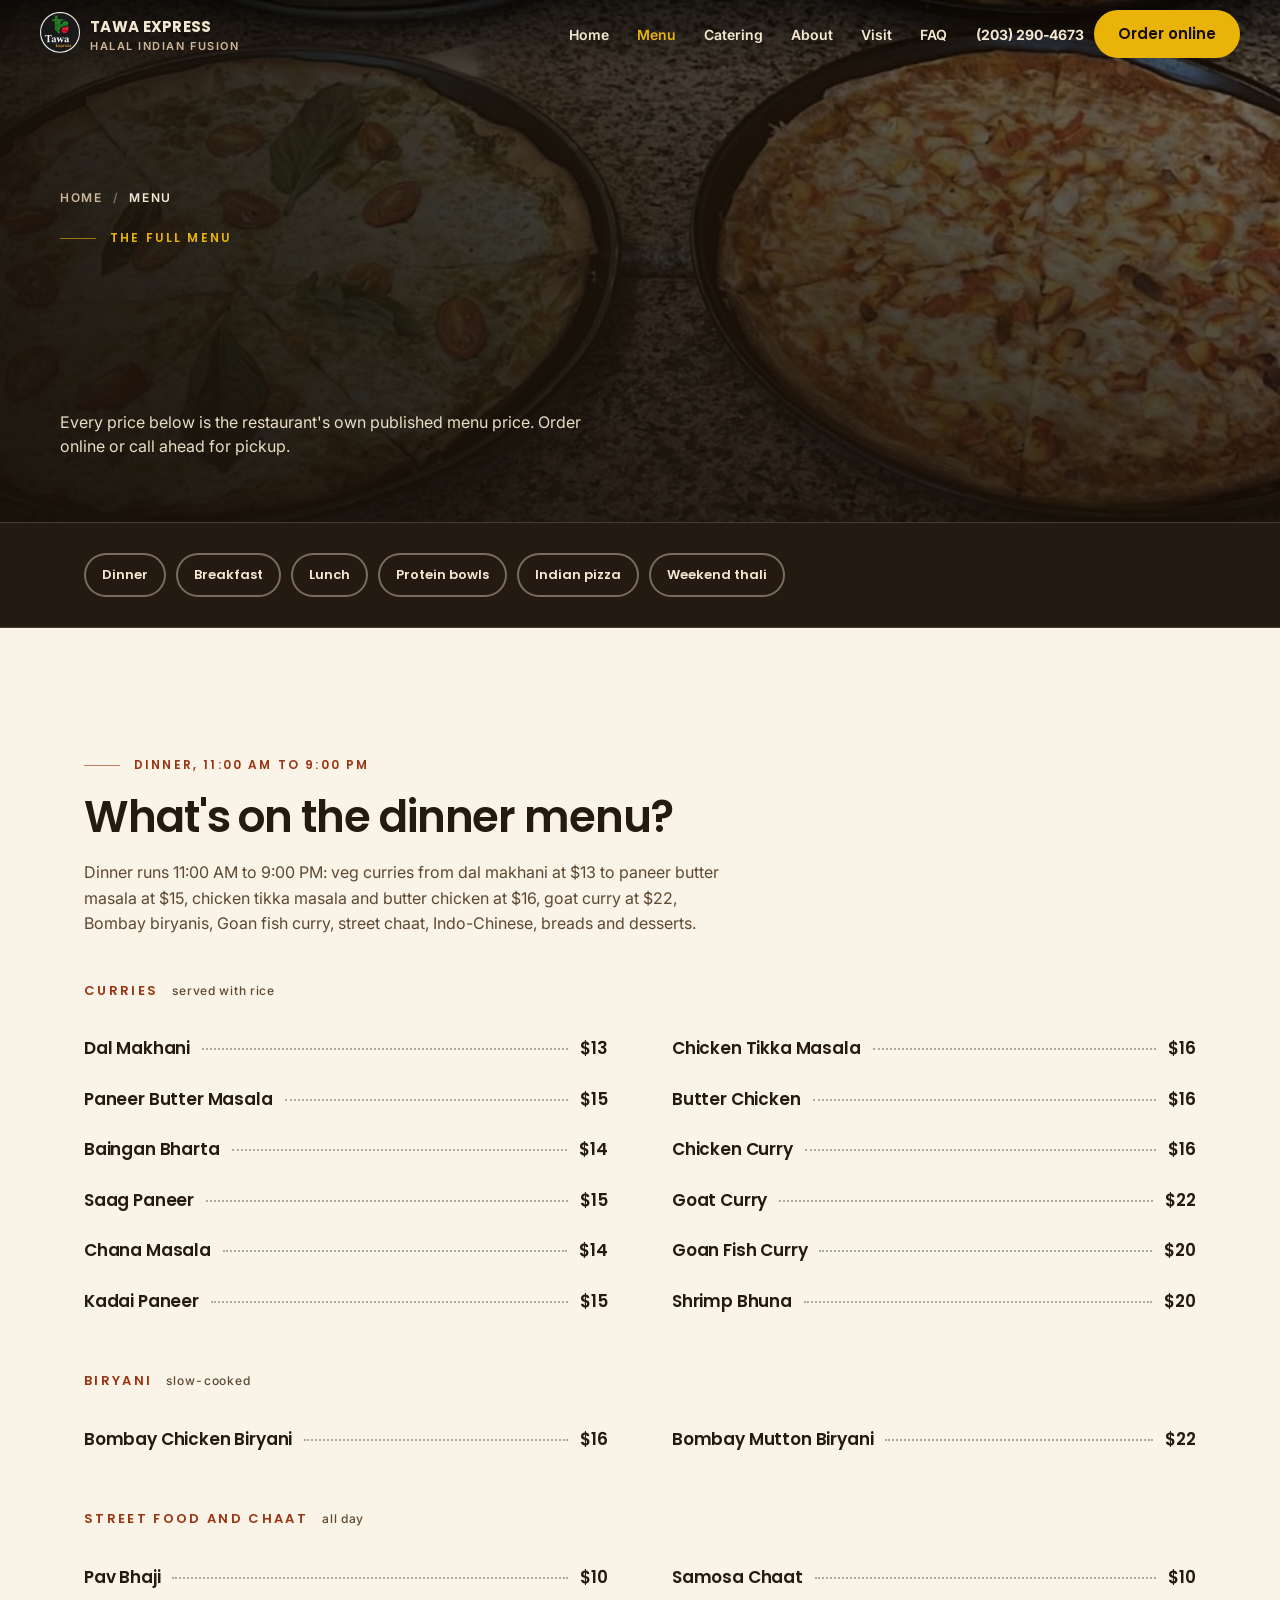
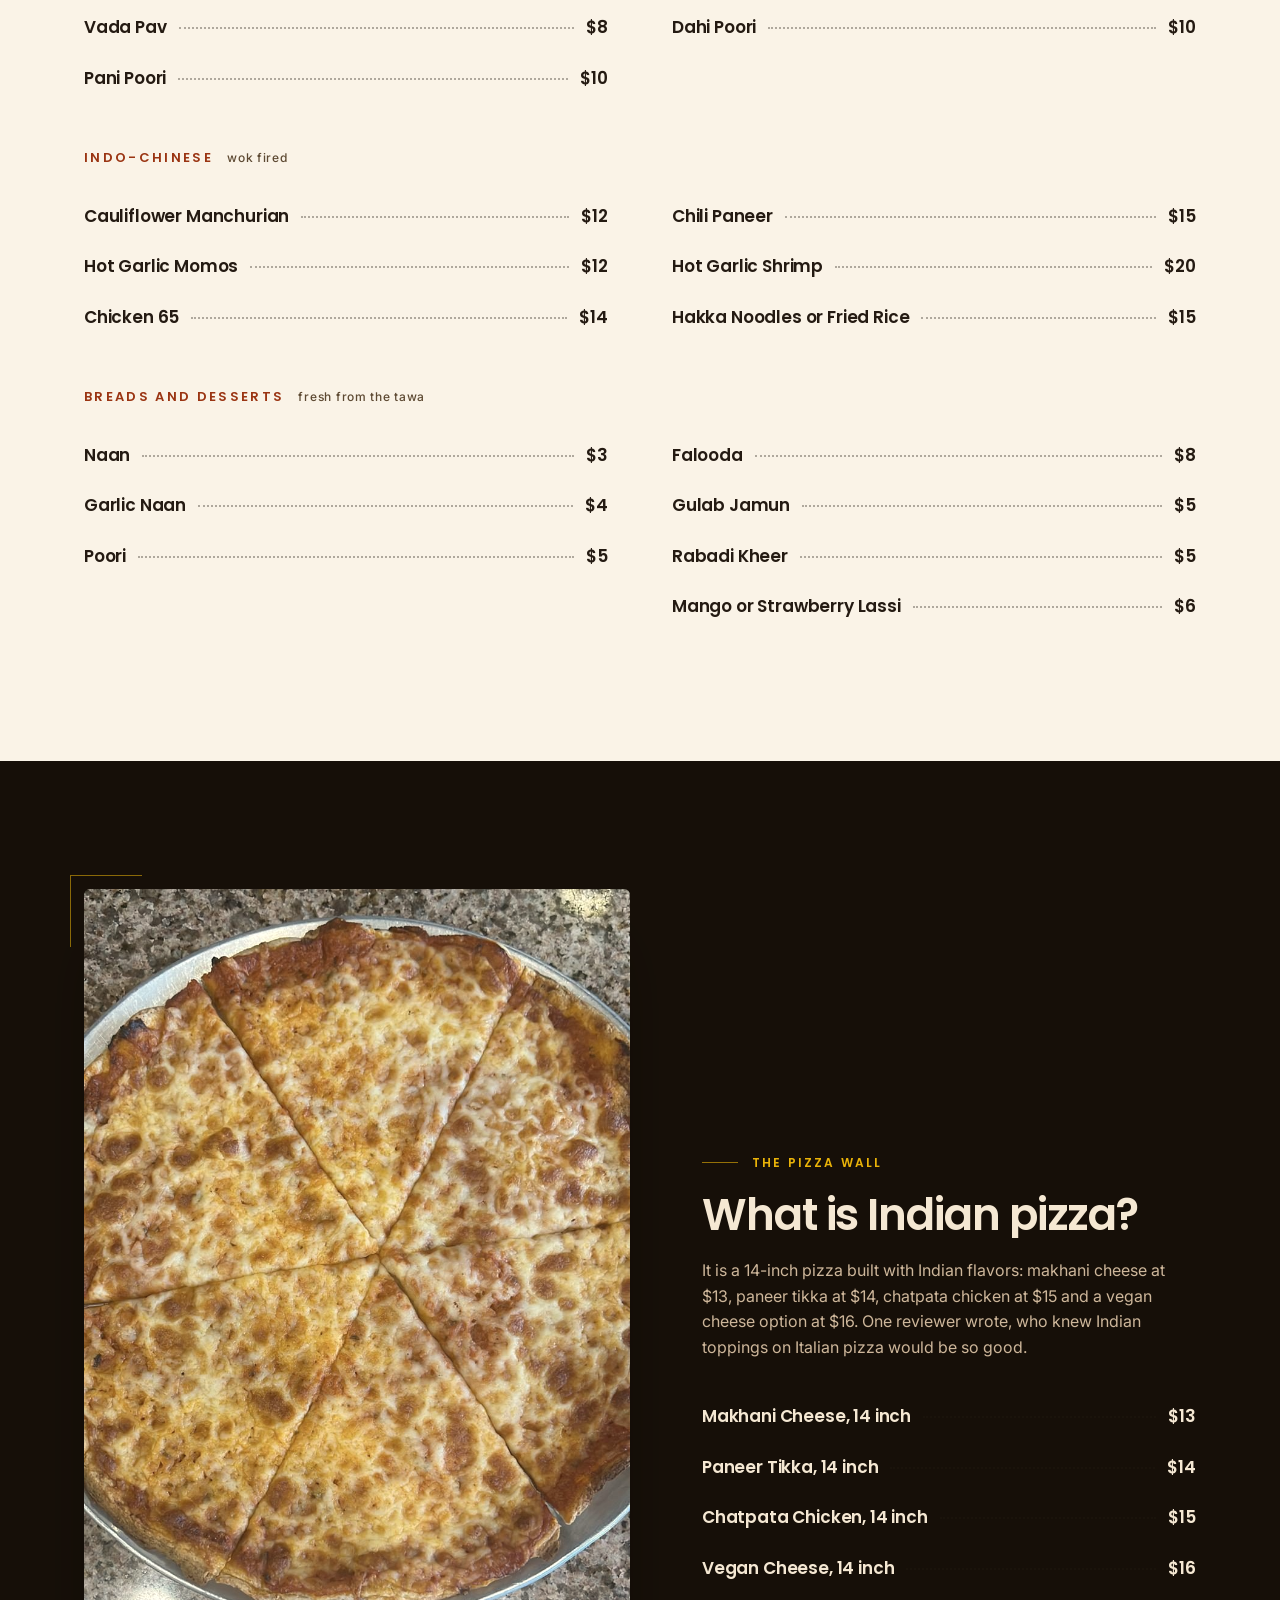
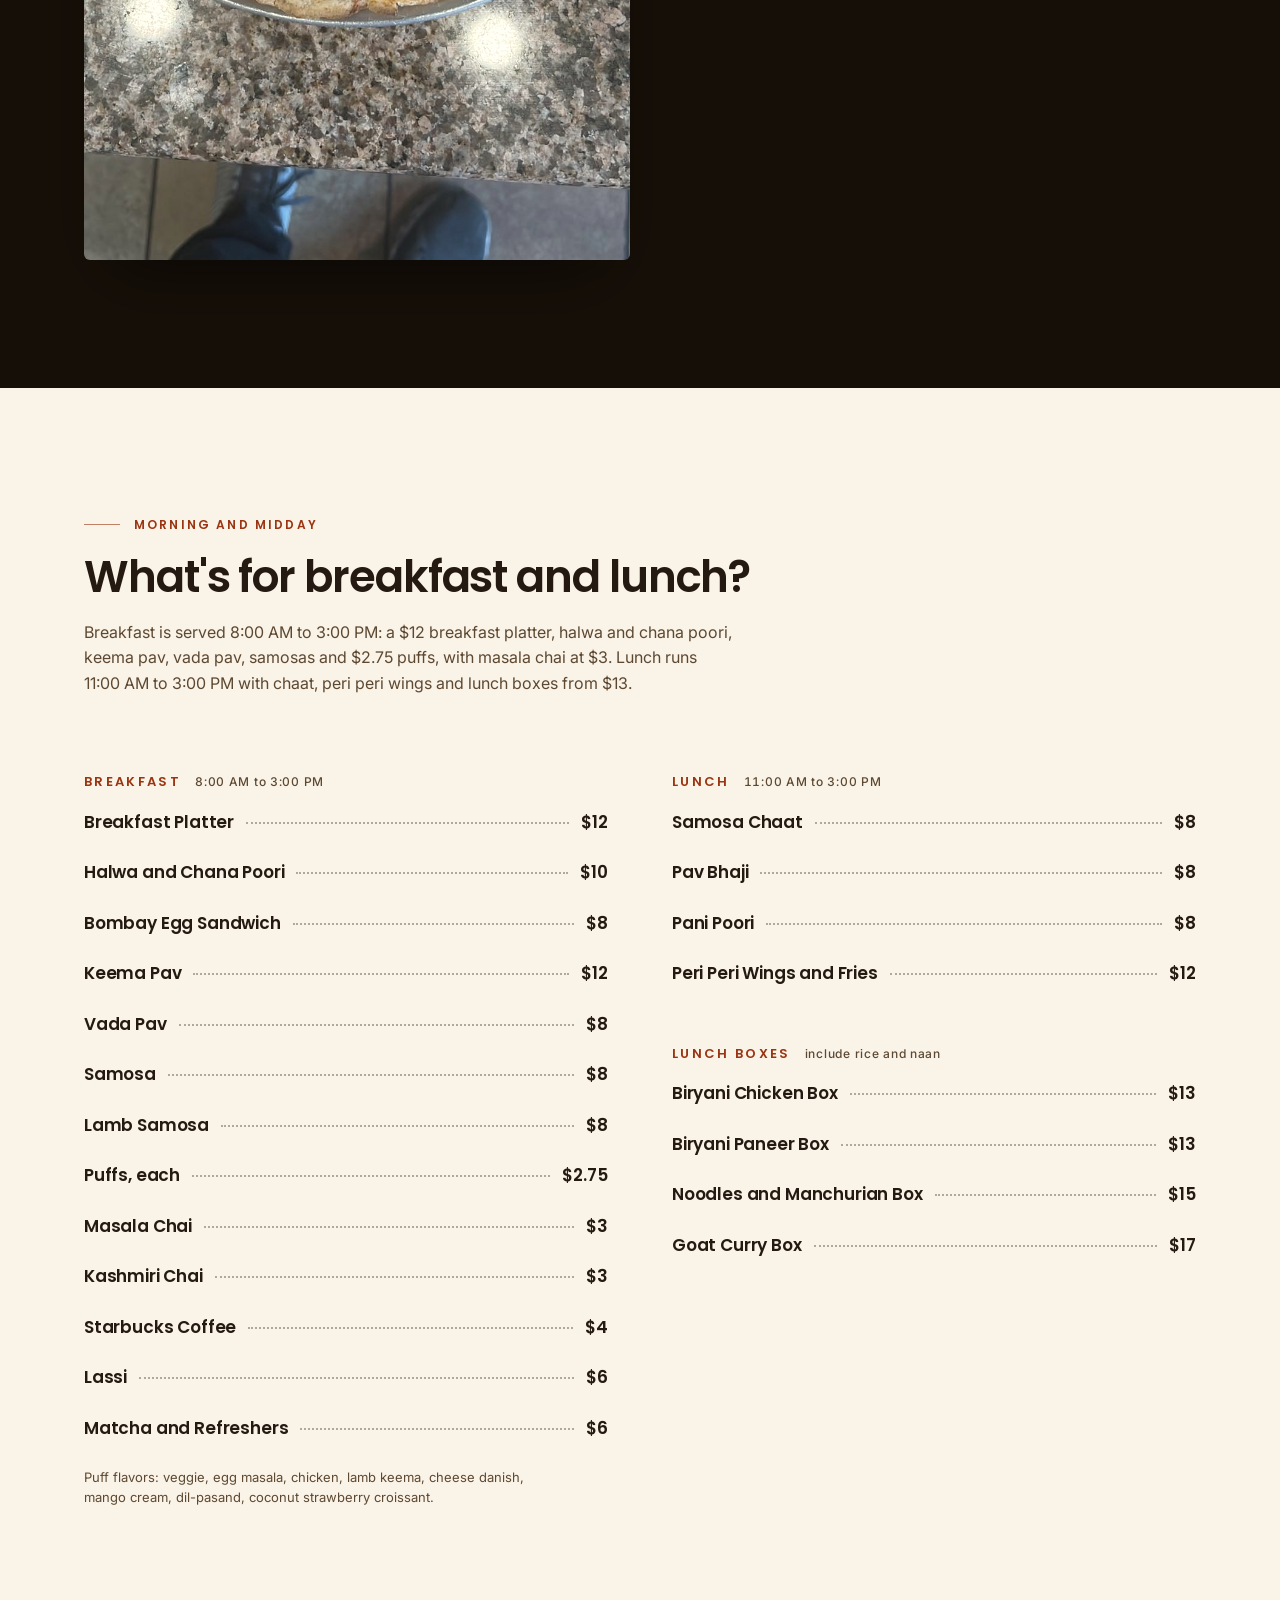
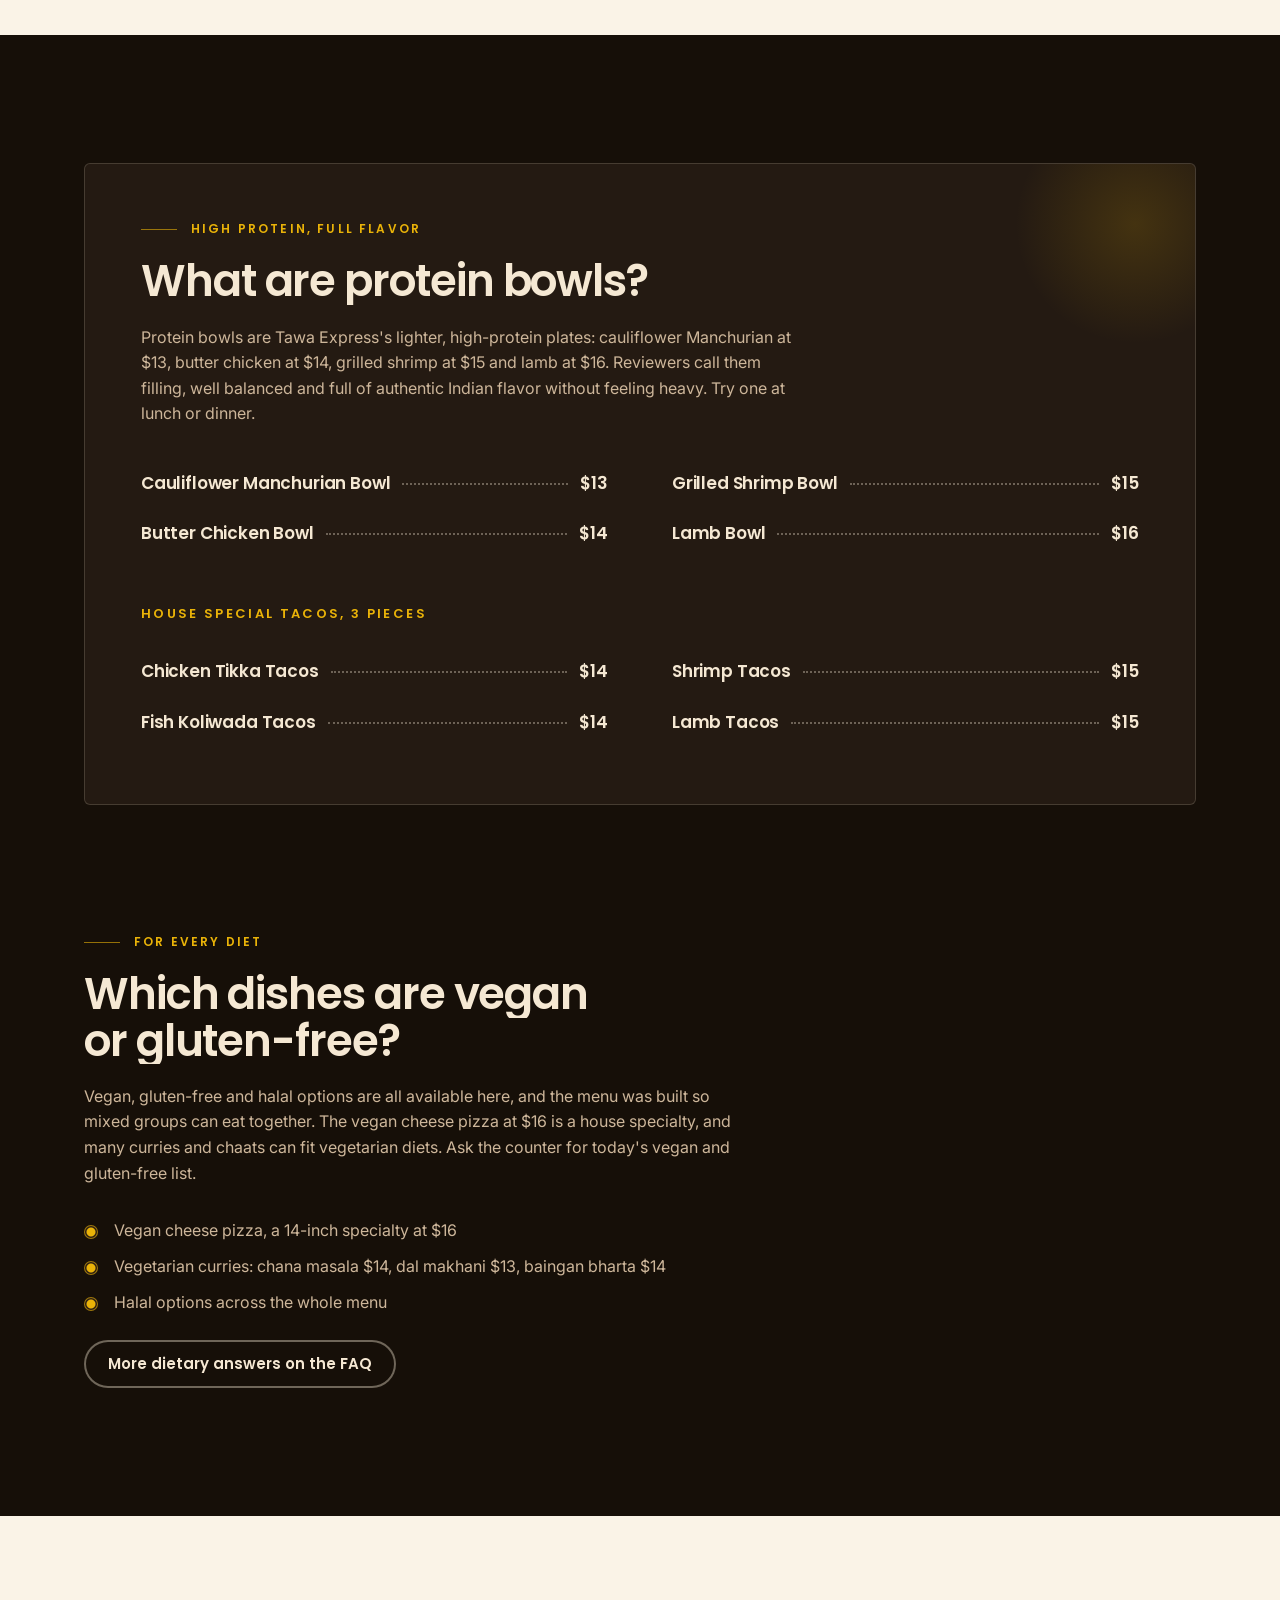
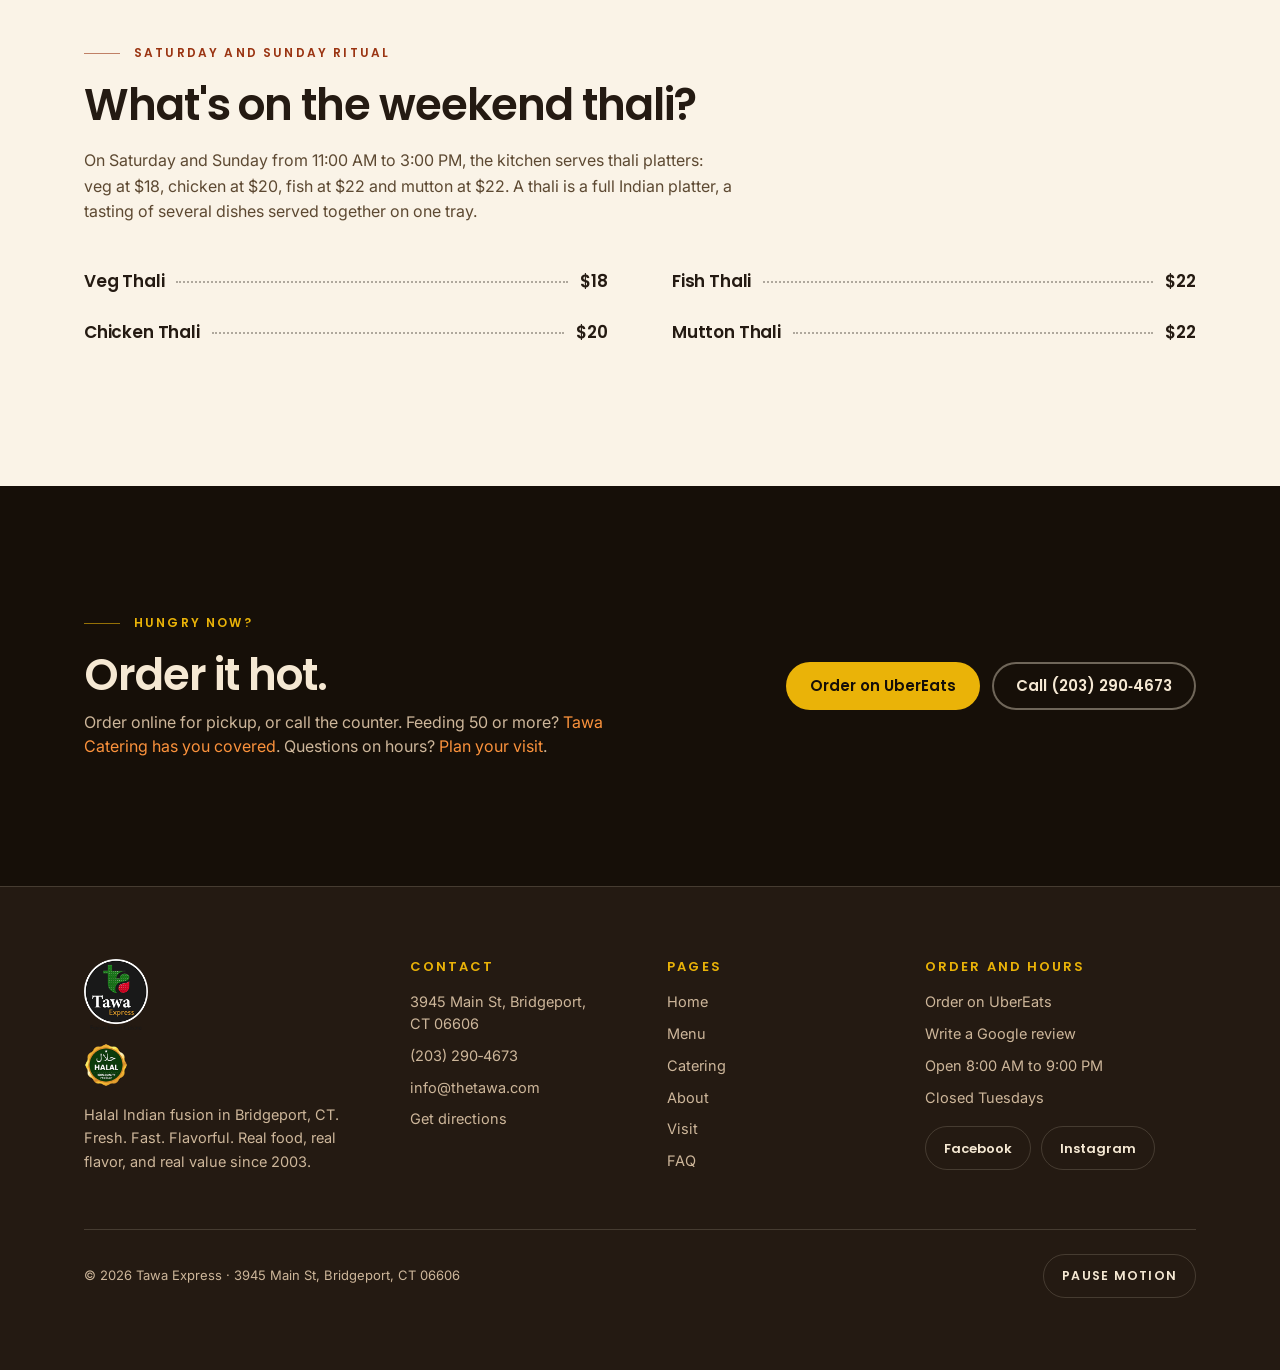
<file: menu/index.html>
<!DOCTYPE html>
<html lang="en">
<head>
<link href="https://fonts.googleapis.com/css2?family=Poppins:wght@500;600;700&family=Inter:wght@400;500;600&family=Great+Vibes&display=optional" rel="stylesheet">
<meta charset="utf-8">
<meta name="viewport" content="width=device-width, initial-scale=1">
<title>Indian Dinner Menu in Bridgeport CT | Tawa Express</title>
<meta name="description" content="See the full Tawa Express dinner menu: curries, biryanis, protein bowls, Indian tacos, 14-inch fusion pizzas, chaat and Indo-Chinese. Fresh, fast, halal.">
<meta name="build-id" content="thetawaexpress-2026-09-23+v2-refcraft">
<link rel="canonical" href="https://thetawaexpress.com/menu/">
<meta property="og:type" content="website">
<meta property="og:site_name" content="Tawa Express">
<meta property="og:title" content="Indian Dinner Menu in Bridgeport CT | Tawa Express">
<meta property="og:description" content="See the full Tawa Express dinner menu: curries, biryanis, protein bowls, Indian tacos, 14-inch fusion pizzas, chaat and Indo-Chinese. Fresh, fast, halal.">
<meta property="og:url" content="https://thetawaexpress.com/menu/">
<meta property="og:image" content="https://thetawaexpress.com/img/og-image.jpg">
<meta property="og:image:width" content="1200">
<meta property="og:image:height" content="630">
<meta name="twitter:card" content="summary_large_image">
<meta name="twitter:title" content="Indian Dinner Menu in Bridgeport CT | Tawa Express">
<meta name="twitter:description" content="See the full Tawa Express dinner menu: curries, biryanis, protein bowls, Indian tacos, 14-inch fusion pizzas, chaat and Indo-Chinese. Fresh, fast, halal.">
<meta name="twitter:image" content="https://thetawaexpress.com/img/og-image.jpg">
<link rel="icon" type="image/png" sizes="48x48" href="../img/favicon-48.png">
<link rel="apple-touch-icon" href="../img/apple-touch-icon.png">
<link rel="preconnect" href="https://fonts.googleapis.com">
<link rel="preconnect" href="https://fonts.gstatic.com" crossorigin>
<link rel="stylesheet" href="https://fonts.googleapis.com/css2?family=Manrope:wght@400;500;600;700;800&amp;family=Syne:wght@700;800&amp;display=swap">
<link rel="stylesheet" href="../css/style.css">
<script async src="https://www.googletagmanager.com/gtag/js?id=G-Y9H7591087"></script>
<script>window.dataLayer=window.dataLayer||[];function gtag(){dataLayer.push(arguments);}gtag("js",new Date());gtag("config","G-Y9H7591087");</script>
<script type="application/ld+json">
{
 "@context": "https://schema.org",
 "@type": [
  "Restaurant",
  "FastFoodRestaurant"
 ],
 "@id": "https://thetawaexpress.com/#restaurant",
 "name": "Tawa Express",
 "description": "Halal Indian fusion restaurant in Bridgeport CT: Indian street food, curries, biryanis, protein bowls, Indian tacos, 14-inch Indian pizzas and Indo-Chinese. Breakfast, lunch, dinner and weekend thalis.",
 "url": "https://thetawaexpress.com/",
 "telephone": "+1-203-290-4673",
 "email": "info@thetawa.com",
 "priceRange": "$",
 "servesCuisine": [
  "Indian",
  "Indo-Chinese",
  "Indian Street Food"
 ],
 "acceptsReservations": "False",
 "address": {
  "@type": "PostalAddress",
  "streetAddress": "3945 Main St",
  "addressLocality": "Bridgeport",
  "addressRegion": "CT",
  "postalCode": "06606",
  "addressCountry": "US"
 },
 "openingHoursSpecification": [
  {
   "@type": "OpeningHoursSpecification",
   "dayOfWeek": [
    "Monday",
    "Wednesday",
    "Thursday",
    "Friday",
    "Saturday",
    "Sunday"
   ],
   "opens": "08:00",
   "closes": "21:00"
  }
 ],
 "hasMenu": "https://thetawaexpress.com/menu/",
 "sameAs": [
  "https://www.facebook.com/thetawaexpress",
  "https://www.instagram.com/thetawaexpress",
  "https://www.ubereats.com/store/tawa-express-main-street/8p1ShG-WWyWYDWEBurXoWQ"
 ],
 "image": "https://thetawaexpress.com/img/og-image.jpg",
 "aggregateRating": {
  "@type": "AggregateRating",
  "ratingValue": "4.1",
  "reviewCount": "693",
  "bestRating": "5"
 }
}
</script>
<script type="application/ld+json">
{
 "@context": "https://schema.org",
 "@type": "BreadcrumbList",
 "itemListElement": [
  {
   "@type": "ListItem",
   "position": 1,
   "name": "Home",
   "item": "https://thetawaexpress.com/"
  },
  {
   "@type": "ListItem",
   "position": 2,
   "name": "Menu",
   "item": "https://thetawaexpress.com/menu/"
  }
 ]
}
</script>
<script type="application/ld+json">
{
 "@context": "https://schema.org",
 "@type": "Menu",
 "@id": "https://thetawaexpress.com/menu/#menu",
 "name": "Tawa Express Menu",
 "hasMenuSection": [
  {
   "@type": "MenuSection",
   "name": "Breakfast",
   "description": "Served 8:00 AM to 3:00 PM",
   "hasMenuItem": [
    {
     "@type": "MenuItem",
     "name": "Breakfast Platter",
     "offers": {
      "@type": "Offer",
      "price": "12",
      "priceCurrency": "USD"
     },
     "description": "Bun maska, scrambled egg or paneer, pastry, chai or coffee"
    },
    {
     "@type": "MenuItem",
     "name": "Halwa and Chana Poori",
     "offers": {
      "@type": "Offer",
      "price": "10",
      "priceCurrency": "USD"
     }
    },
    {
     "@type": "MenuItem",
     "name": "Bombay Egg Sandwich",
     "offers": {
      "@type": "Offer",
      "price": "8",
      "priceCurrency": "USD"
     }
    },
    {
     "@type": "MenuItem",
     "name": "Keema Pav",
     "offers": {
      "@type": "Offer",
      "price": "12",
      "priceCurrency": "USD"
     }
    },
    {
     "@type": "MenuItem",
     "name": "Vada Pav",
     "offers": {
      "@type": "Offer",
      "price": "8",
      "priceCurrency": "USD"
     }
    },
    {
     "@type": "MenuItem",
     "name": "Samosa",
     "offers": {
      "@type": "Offer",
      "price": "8",
      "priceCurrency": "USD"
     }
    },
    {
     "@type": "MenuItem",
     "name": "Puffs",
     "offers": {
      "@type": "Offer",
      "price": "2.75",
      "priceCurrency": "USD"
     },
     "description": "Veggie, egg masala, chicken, lamb keema and sweet puffs"
    },
    {
     "@type": "MenuItem",
     "name": "Masala Chai",
     "offers": {
      "@type": "Offer",
      "price": "3",
      "priceCurrency": "USD"
     }
    },
    {
     "@type": "MenuItem",
     "name": "Kashmiri Chai",
     "offers": {
      "@type": "Offer",
      "price": "3",
      "priceCurrency": "USD"
     }
    },
    {
     "@type": "MenuItem",
     "name": "Lassi",
     "offers": {
      "@type": "Offer",
      "price": "6",
      "priceCurrency": "USD"
     }
    }
   ]
  },
  {
   "@type": "MenuSection",
   "name": "Lunch",
   "description": "Served 11:00 AM to 3:00 PM",
   "hasMenuItem": [
    {
     "@type": "MenuItem",
     "name": "Samosa Chaat",
     "offers": {
      "@type": "Offer",
      "price": "8",
      "priceCurrency": "USD"
     }
    },
    {
     "@type": "MenuItem",
     "name": "Pav Bhaji",
     "offers": {
      "@type": "Offer",
      "price": "8",
      "priceCurrency": "USD"
     }
    },
    {
     "@type": "MenuItem",
     "name": "Pani Poori",
     "offers": {
      "@type": "Offer",
      "price": "8",
      "priceCurrency": "USD"
     }
    },
    {
     "@type": "MenuItem",
     "name": "Peri Peri Wings and Fries",
     "offers": {
      "@type": "Offer",
      "price": "12",
      "priceCurrency": "USD"
     }
    },
    {
     "@type": "MenuItem",
     "name": "Biryani Chicken Lunch Box",
     "offers": {
      "@type": "Offer",
      "price": "13",
      "priceCurrency": "USD"
     },
     "description": "Includes rice and naan"
    },
    {
     "@type": "MenuItem",
     "name": "Biryani Paneer Lunch Box",
     "offers": {
      "@type": "Offer",
      "price": "13",
      "priceCurrency": "USD"
     }
    },
    {
     "@type": "MenuItem",
     "name": "Noodles and Manchurian Lunch Box",
     "offers": {
      "@type": "Offer",
      "price": "15",
      "priceCurrency": "USD"
     }
    },
    {
     "@type": "MenuItem",
     "name": "Goat Curry Lunch Box",
     "offers": {
      "@type": "Offer",
      "price": "17",
      "priceCurrency": "USD"
     },
     "description": "Includes rice and naan"
    }
   ]
  },
  {
   "@type": "MenuSection",
   "name": "Dinner",
   "description": "Served 11:00 AM to 9:00 PM",
   "hasMenuItem": [
    {
     "@type": "MenuItem",
     "name": "Dal Makhani",
     "offers": {
      "@type": "Offer",
      "price": "13",
      "priceCurrency": "USD"
     }
    },
    {
     "@type": "MenuItem",
     "name": "Paneer Butter Masala",
     "offers": {
      "@type": "Offer",
      "price": "15",
      "priceCurrency": "USD"
     }
    },
    {
     "@type": "MenuItem",
     "name": "Chana Masala",
     "offers": {
      "@type": "Offer",
      "price": "14",
      "priceCurrency": "USD"
     }
    },
    {
     "@type": "MenuItem",
     "name": "Chicken Tikka Masala",
     "offers": {
      "@type": "Offer",
      "price": "16",
      "priceCurrency": "USD"
     }
    },
    {
     "@type": "MenuItem",
     "name": "Butter Chicken",
     "offers": {
      "@type": "Offer",
      "price": "16",
      "priceCurrency": "USD"
     }
    },
    {
     "@type": "MenuItem",
     "name": "Goat Curry",
     "offers": {
      "@type": "Offer",
      "price": "22",
      "priceCurrency": "USD"
     }
    },
    {
     "@type": "MenuItem",
     "name": "Bombay Chicken Biryani",
     "offers": {
      "@type": "Offer",
      "price": "16",
      "priceCurrency": "USD"
     }
    },
    {
     "@type": "MenuItem",
     "name": "Bombay Mutton Biryani",
     "offers": {
      "@type": "Offer",
      "price": "22",
      "priceCurrency": "USD"
     }
    },
    {
     "@type": "MenuItem",
     "name": "Goan Fish Curry",
     "offers": {
      "@type": "Offer",
      "price": "20",
      "priceCurrency": "USD"
     }
    },
    {
     "@type": "MenuItem",
     "name": "Butter Chicken Protein Bowl",
     "offers": {
      "@type": "Offer",
      "price": "14",
      "priceCurrency": "USD"
     }
    },
    {
     "@type": "MenuItem",
     "name": "Lamb Taco, 3 pieces",
     "offers": {
      "@type": "Offer",
      "price": "15",
      "priceCurrency": "USD"
     }
    },
    {
     "@type": "MenuItem",
     "name": "Makhani Cheese Pizza, 14 inch",
     "offers": {
      "@type": "Offer",
      "price": "13",
      "priceCurrency": "USD"
     }
    },
    {
     "@type": "MenuItem",
     "name": "Vegan Cheese Pizza, 14 inch",
     "offers": {
      "@type": "Offer",
      "price": "16",
      "priceCurrency": "USD"
     }
    },
    {
     "@type": "MenuItem",
     "name": "Chicken 65",
     "offers": {
      "@type": "Offer",
      "price": "14",
      "priceCurrency": "USD"
     }
    },
    {
     "@type": "MenuItem",
     "name": "Hakka Noodles or Fried Rice",
     "offers": {
      "@type": "Offer",
      "price": "15",
      "priceCurrency": "USD"
     }
    },
    {
     "@type": "MenuItem",
     "name": "Garlic Naan",
     "offers": {
      "@type": "Offer",
      "price": "4",
      "priceCurrency": "USD"
     }
    },
    {
     "@type": "MenuItem",
     "name": "Falooda",
     "offers": {
      "@type": "Offer",
      "price": "8",
      "priceCurrency": "USD"
     }
    },
    {
     "@type": "MenuItem",
     "name": "Gulab Jamun",
     "offers": {
      "@type": "Offer",
      "price": "5",
      "priceCurrency": "USD"
     }
    }
   ]
  },
  {
   "@type": "MenuSection",
   "name": "Weekend Thali",
   "description": "Saturday and Sunday, 11:00 AM to 3:00 PM",
   "hasMenuItem": [
    {
     "@type": "MenuItem",
     "name": "Veg Thali",
     "offers": {
      "@type": "Offer",
      "price": "18",
      "priceCurrency": "USD"
     }
    },
    {
     "@type": "MenuItem",
     "name": "Chicken Thali",
     "offers": {
      "@type": "Offer",
      "price": "20",
      "priceCurrency": "USD"
     }
    },
    {
     "@type": "MenuItem",
     "name": "Fish Thali",
     "offers": {
      "@type": "Offer",
      "price": "22",
      "priceCurrency": "USD"
     }
    },
    {
     "@type": "MenuItem",
     "name": "Mutton Thali",
     "offers": {
      "@type": "Offer",
      "price": "22",
      "priceCurrency": "USD"
     }
    }
   ]
  }
 ]
}
</script>
</head>
<body>
<a class="skip" href="#main">Skip to content</a>
<div class="progress" aria-hidden="true"><i></i></div>
<header class="site">
  <div class="bar">
    <a class="brand" href="../" aria-label="Tawa Express home">
      <img src="../img/logo.png" alt="Tawa Express logo" width="40" height="45">
      <span><b>Tawa Express</b><small>Halal Indian Fusion</small></span>
    </a>
    <nav class="main" aria-label="Main"><ul><li><a href="../">Home</a></li><li><a href="../menu/" aria-current="page">Menu</a></li><li><a href="../catering/">Catering</a></li><li><a href="../about/">About</a></li><li><a href="../visit/">Visit</a></li><li><a href="../faq/">FAQ</a></li></ul></nav>
    <div class="head-cta">
      <a class="tel-top" href="tel:+12032904673">(203)&nbsp;290&#8209;4673</a>
      <a class="btn btn-gold" href="https://www.ubereats.com/store/tawa-express-main-street/8p1ShG-WWyWYDWEBurXoWQ" target="_blank" rel="noopener">Order online</a>
    </div>
  </div>
</header>
<main id="main">
<section class="page-hero has-media">
  <img class="bg graded" src="../img/pizza-spread.jpg" alt="A spread of Indian fusion pizzas at Tawa Express" width="900" height="1600"><div class="shade"></div>
  <div class="hero-inner wrap"><nav class="crumbs" aria-label="Breadcrumb"><ol>
<li><a href="../">Home</a></li><li aria-current="page">Menu</li>
</ol></nav>
    <p class="label">The full menu</p>
    <h1><span class="mk"><span class="mk-in">Breakfast, lunch and dinner,</span></span><span class="mk"><span class="mk-in dl-80">all on one board.</span></span></h1>
    <p class="lede lede-hero">Every price below is the restaurant's own published menu price. Order online or call ahead for pickup.</p>
  </div>
</section><nav class="ticker" aria-label="Jump to a daypart">
  <div class="wrap strip-wrap">
    <a class="btn btn-ghost btn-sm" href="#dinner">Dinner</a>
    <a class="btn btn-ghost btn-sm" href="#breakfast">Breakfast</a>
    <a class="btn btn-ghost btn-sm" href="#lunch">Lunch</a>
    <a class="btn btn-ghost btn-sm" href="#bowls">Protein bowls</a>
    <a class="btn btn-ghost btn-sm" href="#pizza">Indian pizza</a>
    <a class="btn btn-ghost btn-sm" href="#thali">Weekend thali</a>
  </div>
</nav><section class="menuboard on-cream sec" id="dinner">
  <div class="wrap">
    <p class="label">Dinner, 11:00 AM to 9:00 PM</p>
    <h2><span class="mk"><span class="mk-in">What's on the dinner menu?</span></span></h2>
    <p class="answer">Dinner runs 11:00 AM to 9:00 PM: veg curries from dal makhani at $13 to paneer butter masala at $15, chicken tikka masala and butter chicken at $16, goat curry at $22, Bombay biryanis, Goan fish curry, street chaat, Indo-Chinese, breads and desserts.</p>
    <div class="daypart">Curries <time>served with rice</time></div>
    <div class="menucols">
      <div class="menulist">
        <div class="row"><h3>Dal Makhani</h3><span class="dots" aria-hidden="true"></span><span class="price num">$13</span></div><div class="row"><h3>Paneer Butter Masala</h3><span class="dots" aria-hidden="true"></span><span class="price num">$15</span></div><div class="row"><h3>Baingan Bharta</h3><span class="dots" aria-hidden="true"></span><span class="price num">$14</span></div>
        <div class="row"><h3>Saag Paneer</h3><span class="dots" aria-hidden="true"></span><span class="price num">$15</span></div><div class="row"><h3>Chana Masala</h3><span class="dots" aria-hidden="true"></span><span class="price num">$14</span></div><div class="row"><h3>Kadai Paneer</h3><span class="dots" aria-hidden="true"></span><span class="price num">$15</span></div>
      </div>
      <div class="menulist">
        <div class="row"><h3>Chicken Tikka Masala</h3><span class="dots" aria-hidden="true"></span><span class="price num">$16</span></div><div class="row"><h3>Butter Chicken</h3><span class="dots" aria-hidden="true"></span><span class="price num">$16</span></div><div class="row"><h3>Chicken Curry</h3><span class="dots" aria-hidden="true"></span><span class="price num">$16</span></div>
        <div class="row"><h3>Goat Curry</h3><span class="dots" aria-hidden="true"></span><span class="price num">$22</span></div><div class="row"><h3>Goan Fish Curry</h3><span class="dots" aria-hidden="true"></span><span class="price num">$20</span></div><div class="row"><h3>Shrimp Bhuna</h3><span class="dots" aria-hidden="true"></span><span class="price num">$20</span></div>
      </div>
    </div>
    <div class="daypart">Biryani <time>slow-cooked</time></div>
    <div class="menucols">
      <div class="menulist"><div class="row"><h3>Bombay Chicken Biryani</h3><span class="dots" aria-hidden="true"></span><span class="price num">$16</span></div></div>
      <div class="menulist"><div class="row"><h3>Bombay Mutton Biryani</h3><span class="dots" aria-hidden="true"></span><span class="price num">$22</span></div></div>
    </div>
    <div class="daypart" id="street">Street food and chaat <time>all day</time></div>
    <div class="menucols">
      <div class="menulist"><div class="row"><h3>Pav Bhaji</h3><span class="dots" aria-hidden="true"></span><span class="price num">$10</span></div><div class="row"><h3>Vada Pav</h3><span class="dots" aria-hidden="true"></span><span class="price num">$8</span></div><div class="row"><h3>Pani Poori</h3><span class="dots" aria-hidden="true"></span><span class="price num">$10</span></div></div>
      <div class="menulist"><div class="row"><h3>Samosa Chaat</h3><span class="dots" aria-hidden="true"></span><span class="price num">$10</span></div><div class="row"><h3>Dahi Poori</h3><span class="dots" aria-hidden="true"></span><span class="price num">$10</span></div></div>
    </div>
    <div class="daypart">Indo-Chinese <time>wok fired</time></div>
    <div class="menucols">
      <div class="menulist"><div class="row"><h3>Cauliflower Manchurian</h3><span class="dots" aria-hidden="true"></span><span class="price num">$12</span></div><div class="row"><h3>Hot Garlic Momos</h3><span class="dots" aria-hidden="true"></span><span class="price num">$12</span></div><div class="row"><h3>Chicken 65</h3><span class="dots" aria-hidden="true"></span><span class="price num">$14</span></div></div>
      <div class="menulist"><div class="row"><h3>Chili Paneer</h3><span class="dots" aria-hidden="true"></span><span class="price num">$15</span></div><div class="row"><h3>Hot Garlic Shrimp</h3><span class="dots" aria-hidden="true"></span><span class="price num">$20</span></div><div class="row"><h3>Hakka Noodles or Fried Rice</h3><span class="dots" aria-hidden="true"></span><span class="price num">$15</span></div></div>
    </div>
    <div class="daypart">Breads and desserts <time>fresh from the tawa</time></div>
    <div class="menucols">
      <div class="menulist"><div class="row"><h3>Naan</h3><span class="dots" aria-hidden="true"></span><span class="price num">$3</span></div><div class="row"><h3>Garlic Naan</h3><span class="dots" aria-hidden="true"></span><span class="price num">$4</span></div><div class="row"><h3>Poori</h3><span class="dots" aria-hidden="true"></span><span class="price num">$5</span></div></div>
      <div class="menulist"><div class="row"><h3>Falooda</h3><span class="dots" aria-hidden="true"></span><span class="price num">$8</span></div><div class="row"><h3>Gulab Jamun</h3><span class="dots" aria-hidden="true"></span><span class="price num">$5</span></div><div class="row"><h3>Rabadi Kheer</h3><span class="dots" aria-hidden="true"></span><span class="price num">$5</span></div><div class="row"><h3>Mango or Strawberry Lassi</h3><span class="dots" aria-hidden="true"></span><span class="price num">$6</span></div></div>
    </div>
  </div>
</section><section class="split sec" id="pizza">
  <div class="wrap wrap-contents">
    <div class="s-media">
      <img class="graded" src="../img/pizza-cheese.jpg" alt="A 14-inch cheese pizza at Tawa Express, cut into slices" width="900" height="1600" loading="lazy" decoding="async">
    </div>
    <div>
      <p class="label">The pizza wall</p>
      <h2><span class="mk"><span class="mk-in">What is Indian pizza?</span></span></h2>
      <p class="answer">It is a 14-inch pizza built with Indian flavors: makhani cheese at $13, paneer tikka at $14, chatpata chicken at $15 and a vegan cheese option at $16. One reviewer wrote, who knew Indian toppings on Italian pizza would be so good.</p>
      <div class="menulist mt-8">
        <div class="row"><h3>Makhani Cheese, 14 inch</h3><span class="dots" aria-hidden="true"></span><span class="price num">$13</span></div>
        <div class="row"><h3>Paneer Tikka, 14 inch</h3><span class="dots" aria-hidden="true"></span><span class="price num">$14</span></div>
        <div class="row"><h3>Chatpata Chicken, 14 inch</h3><span class="dots" aria-hidden="true"></span><span class="price num">$15</span></div>
        <div class="row"><h3>Vegan Cheese, 14 inch</h3><span class="dots" aria-hidden="true"></span><span class="price num">$16</span></div>
      </div>
    </div>
  </div>
</section><section class="menuboard on-cream sec" id="breakfast">
  <div class="wrap">
    <p class="label">Morning and midday</p>
    <h2><span class="mk"><span class="mk-in">What's for breakfast and lunch?</span></span></h2>
    <p class="answer">Breakfast is served 8:00 AM to 3:00 PM: a $12 breakfast platter, halwa and chana poori, keema pav, vada pav, samosas and $2.75 puffs, with masala chai at $3. Lunch runs 11:00 AM to 3:00 PM with chaat, peri peri wings and lunch boxes from $13.</p>
    <div class="menucols">
      <div>
        <div class="daypart">Breakfast <time>8:00 AM to 3:00 PM</time></div>
        <div class="menulist">
          <div class="row"><h3>Breakfast Platter</h3><span class="dots" aria-hidden="true"></span><span class="price num">$12</span></div><div class="row"><h3>Halwa and Chana Poori</h3><span class="dots" aria-hidden="true"></span><span class="price num">$10</span></div><div class="row"><h3>Bombay Egg Sandwich</h3><span class="dots" aria-hidden="true"></span><span class="price num">$8</span></div>
          <div class="row"><h3>Keema Pav</h3><span class="dots" aria-hidden="true"></span><span class="price num">$12</span></div><div class="row"><h3>Vada Pav</h3><span class="dots" aria-hidden="true"></span><span class="price num">$8</span></div><div class="row"><h3>Samosa</h3><span class="dots" aria-hidden="true"></span><span class="price num">$8</span></div><div class="row"><h3>Lamb Samosa</h3><span class="dots" aria-hidden="true"></span><span class="price num">$8</span></div>
          <div class="row"><h3>Puffs, each</h3><span class="dots" aria-hidden="true"></span><span class="price num">$2.75</span></div><div class="row"><h3>Masala Chai</h3><span class="dots" aria-hidden="true"></span><span class="price num">$3</span></div><div class="row"><h3>Kashmiri Chai</h3><span class="dots" aria-hidden="true"></span><span class="price num">$3</span></div>
          <div class="row"><h3>Starbucks Coffee</h3><span class="dots" aria-hidden="true"></span><span class="price num">$4</span></div><div class="row"><h3>Lassi</h3><span class="dots" aria-hidden="true"></span><span class="price num">$6</span></div><div class="row"><h3>Matcha and Refreshers</h3><span class="dots" aria-hidden="true"></span><span class="price num">$6</span></div>
        </div>
        <p class="fine">Puff flavors: veggie, egg masala, chicken, lamb keema, cheese danish, mango cream, dil-pasand, coconut strawberry croissant.</p>
      </div>
      <div id="lunch">
        <div class="daypart">Lunch <time>11:00 AM to 3:00 PM</time></div>
        <div class="menulist">
          <div class="row"><h3>Samosa Chaat</h3><span class="dots" aria-hidden="true"></span><span class="price num">$8</span></div><div class="row"><h3>Pav Bhaji</h3><span class="dots" aria-hidden="true"></span><span class="price num">$8</span></div><div class="row"><h3>Pani Poori</h3><span class="dots" aria-hidden="true"></span><span class="price num">$8</span></div><div class="row"><h3>Peri Peri Wings and Fries</h3><span class="dots" aria-hidden="true"></span><span class="price num">$12</span></div>
        </div>
        <div class="daypart">Lunch boxes <time>include rice and naan</time></div>
        <div class="menulist">
          <div class="row"><h3>Biryani Chicken Box</h3><span class="dots" aria-hidden="true"></span><span class="price num">$13</span></div><div class="row"><h3>Biryani Paneer Box</h3><span class="dots" aria-hidden="true"></span><span class="price num">$13</span></div>
          <div class="row"><h3>Noodles and Manchurian Box</h3><span class="dots" aria-hidden="true"></span><span class="price num">$15</span></div><div class="row"><h3>Goat Curry Box</h3><span class="dots" aria-hidden="true"></span><span class="price num">$17</span></div>
        </div>
      </div>
    </div>
  </div>
</section><section class="sec pad-y" id="bowls">
  <div class="wrap">
    <div class="panel-dark">
      <p class="label">High protein, full flavor</p>
      <h2><span class="mk"><span class="mk-in">What are protein bowls?</span></span></h2>
      <p class="answer">Protein bowls are Tawa Express's lighter, high-protein plates: cauliflower Manchurian at $13, butter chicken at $14, grilled shrimp at $15 and lamb at $16. Reviewers call them filling, well balanced and full of authentic Indian flavor without feeling heavy. Try one at lunch or dinner.</p>
      <div class="menucols">
        <div class="menulist menulist-dark">
          <div class="row"><h3>Cauliflower Manchurian Bowl</h3><span class="dots" aria-hidden="true"></span><span class="price num">$13</span></div><div class="row"><h3>Butter Chicken Bowl</h3><span class="dots" aria-hidden="true"></span><span class="price num">$14</span></div>
        </div>
        <div class="menulist menulist-dark">
          <div class="row"><h3>Grilled Shrimp Bowl</h3><span class="dots" aria-hidden="true"></span><span class="price num">$15</span></div><div class="row"><h3>Lamb Bowl</h3><span class="dots" aria-hidden="true"></span><span class="price num">$16</span></div>
        </div>
      </div>
      <div class="daypart daypart-gold">House special tacos, 3 pieces</div>
      <div class="menucols">
        <div class="menulist menulist-dark"><div class="row"><h3>Chicken Tikka Tacos</h3><span class="dots" aria-hidden="true"></span><span class="price num">$14</span></div><div class="row"><h3>Fish Koliwada Tacos</h3><span class="dots" aria-hidden="true"></span><span class="price num">$14</span></div></div>
        <div class="menulist menulist-dark"><div class="row"><h3>Shrimp Tacos</h3><span class="dots" aria-hidden="true"></span><span class="price num">$15</span></div><div class="row"><h3>Lamb Tacos</h3><span class="dots" aria-hidden="true"></span><span class="price num">$15</span></div></div>
      </div>
    </div>
  </div>
</section><section class="sec pad-b">
  <div class="wrap">
    <p class="label">For every diet</p>
    <h2><span class="mk"><span class="mk-in">Which dishes are vegan</span></span><span class="mk"><span class="mk-in dl-80">or gluten-free?</span></span></h2>
    <p class="answer">Vegan, gluten-free and halal options are all available here, and the menu was built so mixed groups can eat together. The vegan cheese pizza at $16 is a house specialty, and many curries and chaats can fit vegetarian diets. Ask the counter for today's vegan and gluten-free list.</p>
    <ul class="checklist wide-list">
      <li>Vegan cheese pizza, a 14-inch specialty at $16</li>
      <li>Vegetarian curries: chana masala $14, dal makhani $13, baingan bharta $14</li>
      <li>Halal options across the whole menu</li>
    </ul>
    <p class="mt-26"><a class="btn btn-ghost" href="../faq/">More dietary answers on the FAQ</a></p>
  </div>
</section><section class="menuboard on-cream sec" id="thali">
  <div class="wrap">
    <p class="label">Saturday and Sunday ritual</p>
    <h2><span class="mk"><span class="mk-in">What's on the weekend thali?</span></span></h2>
    <p class="answer">On Saturday and Sunday from 11:00 AM to 3:00 PM, the kitchen serves thali platters: veg at $18, chicken at $20, fish at $22 and mutton at $22. A thali is a full Indian platter, a tasting of several dishes served together on one tray.</p>
    <div class="menucols">
      <div class="menulist"><div class="row"><h3>Veg Thali</h3><span class="dots" aria-hidden="true"></span><span class="price num">$18</span></div><div class="row"><h3>Chicken Thali</h3><span class="dots" aria-hidden="true"></span><span class="price num">$20</span></div></div>
      <div class="menulist"><div class="row"><h3>Fish Thali</h3><span class="dots" aria-hidden="true"></span><span class="price num">$22</span></div><div class="row"><h3>Mutton Thali</h3><span class="dots" aria-hidden="true"></span><span class="price num">$22</span></div></div>
    </div>
  </div>
</section><section class="sec pad-y">
  <div class="wrap cta-flex">
    <div class="cta-text">
      <p class="label">Hungry now?</p>
      <h2 class="mb-12"><span class="mk"><span class="mk-in">Order it hot.</span></span></h2>
      <p class="lede">Order online for pickup, or call the counter. Feeding 50 or more? <a href="../catering/">Tawa Catering has you covered</a>. Questions on hours? <a href="../visit/">Plan your visit</a>.</p>
    </div>
    <div class="btn-row">
      <a class="btn btn-gold" href="https://www.ubereats.com/store/tawa-express-main-street/8p1ShG-WWyWYDWEBurXoWQ" target="_blank" rel="noopener">Order on UberEats</a>
      <a class="btn btn-ghost" href="tel:+12032904673">Call&nbsp;(203)&nbsp;290&#8209;4673</a>
    </div>
  </div>
</section>
</main>
<footer class="site">
  <div class="wrap">
    <div class="footgrid">
      <div class="footbrand">
        <img src="../img/logo.png" alt="Tawa Express logo" width="64" height="72"><img class="halal" src="../img/halal-icon.png" alt="Halal options badge" width="44" height="44">
        <p>Halal Indian fusion in Bridgeport, CT. Fresh. Fast. Flavorful. Real food, real flavor, and real value since 2003.</p>
      </div>
      <div>
        <h3>Contact</h3>
        <ul>
          <li>3945 Main St, Bridgeport, CT 06606</li>
          <li><a href="tel:+12032904673">(203)&nbsp;290&#8209;4673</a></li>
          <li><a href="mailto:info@thetawa.com">info@thetawa.com</a></li>
          <li><a href="https://maps.app.goo.gl/xqfaUFewJggyaFvH7" target="_blank" rel="noopener">Get directions</a></li>
        </ul>
      </div>
      <div>
        <h3>Pages</h3>
        <ul>
          <li><a href="../">Home</a></li>
          <li><a href="../menu/">Menu</a></li>
          <li><a href="../catering/">Catering</a></li>
          <li><a href="../about/">About</a></li>
          <li><a href="../visit/">Visit</a></li>
          <li><a href="../faq/">FAQ</a></li>
        </ul>
      </div>
      <div>
        <h3>Order and hours</h3>
        <ul>
          <li><a href="https://www.ubereats.com/store/tawa-express-main-street/8p1ShG-WWyWYDWEBurXoWQ" target="_blank" rel="noopener">Order on UberEats</a></li>
          <li><a href="https://admin.trustindex.io/api/googleWriteReview?place-id=ChIJ93iTp7GhwokRJo3-cNDrXSc" target="_blank" rel="noopener">Write a Google review</a></li>
          <li>Open 8:00 AM to 9:00 PM</li>
          <li>Closed Tuesdays</li>
        </ul>
        <p class="soc-row">
          <a class="soc" href="https://www.facebook.com/thetawaexpress" target="_blank" rel="noopener">Facebook</a>
          <a class="soc" href="https://www.instagram.com/thetawaexpress" target="_blank" rel="noopener">Instagram</a>
        </p>
      </div>
    </div>
    <div class="footbottom">
      <span>&copy; 2026 Tawa Express &middot; 3945 Main St, Bridgeport, CT 06606</span>
      <button class="motionbtn" id="motionToggle" type="button" aria-pressed="false">Pause motion</button>
    </div>
  </div>
</footer>
<div class="actionbar">
  <a class="ab-call" href="tel:+12032904673">Call&nbsp;(203)&nbsp;290&#8209;4673</a>
  <a class="ab-order" href="https://www.ubereats.com/store/tawa-express-main-street/8p1ShG-WWyWYDWEBurXoWQ" target="_blank" rel="noopener">Order online</a>
</div>
<script src="../js/main.js" defer></script>
</body>
</html>
</file>
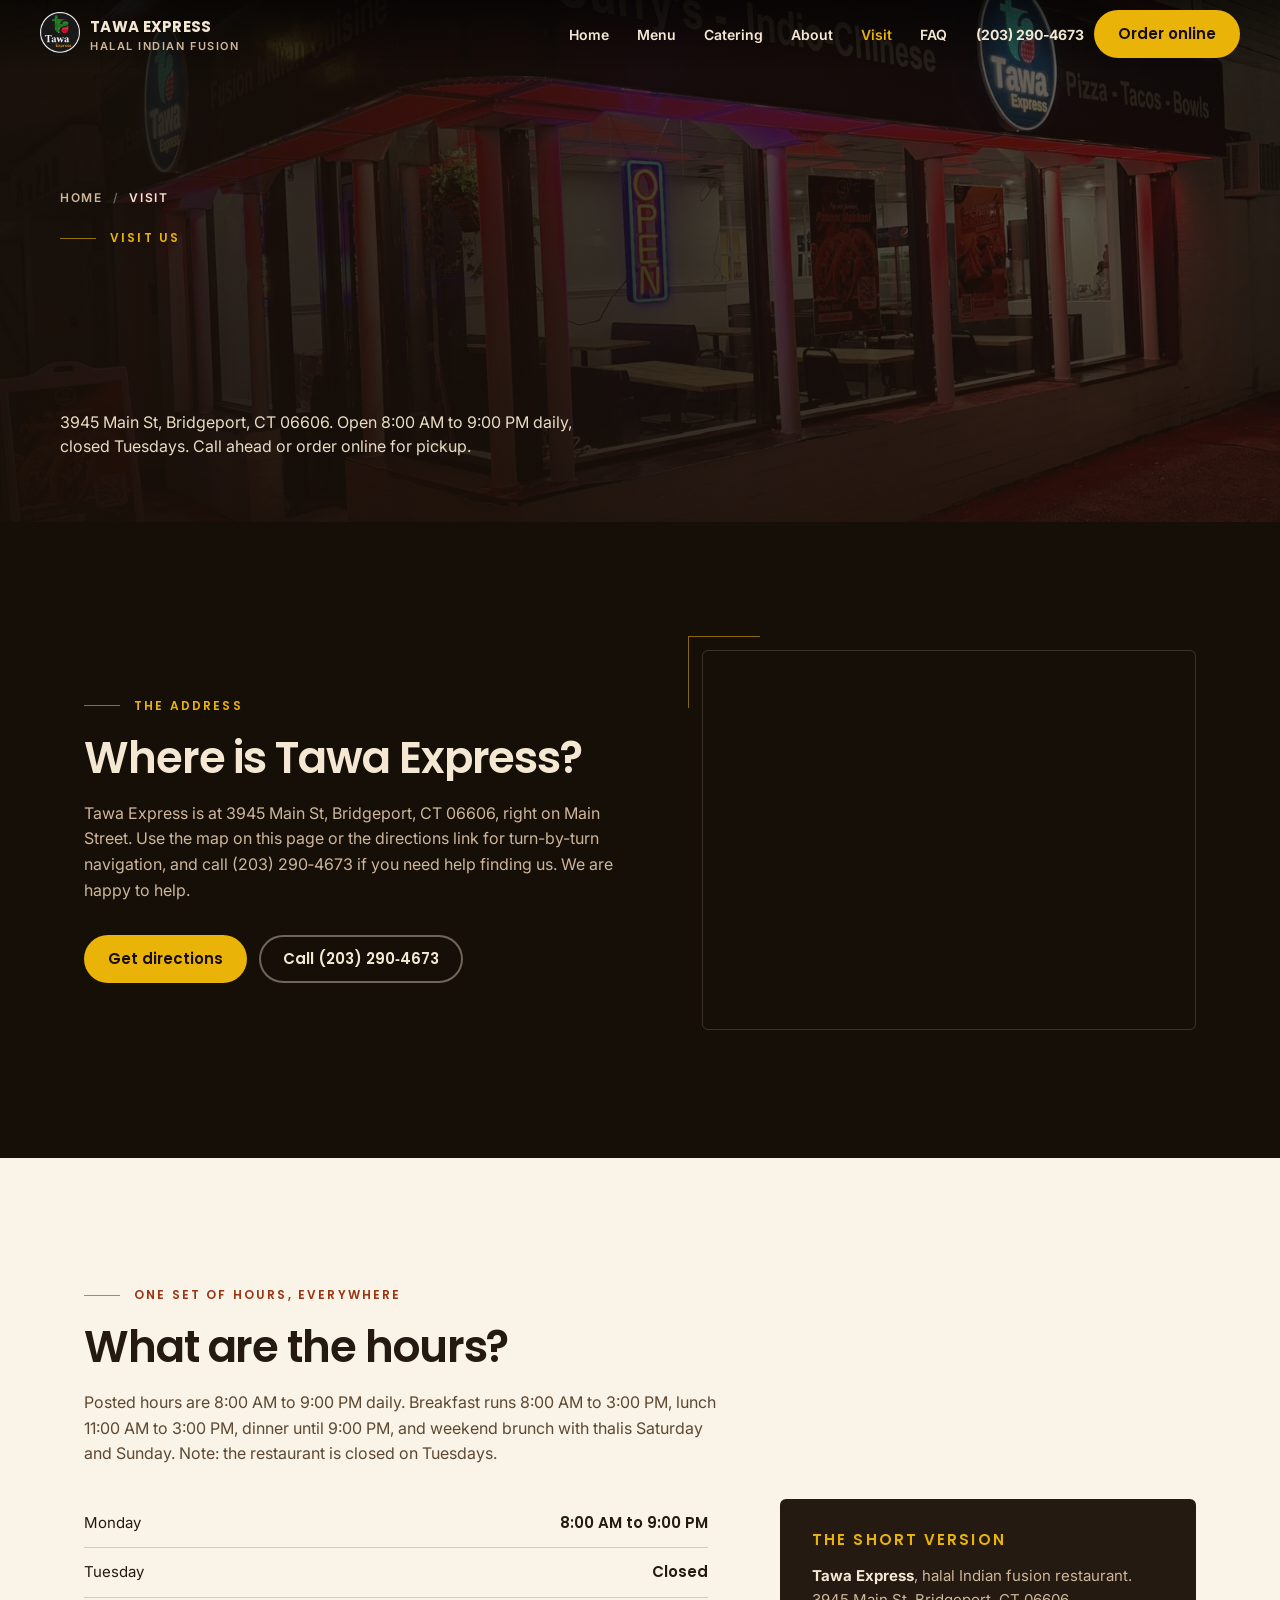
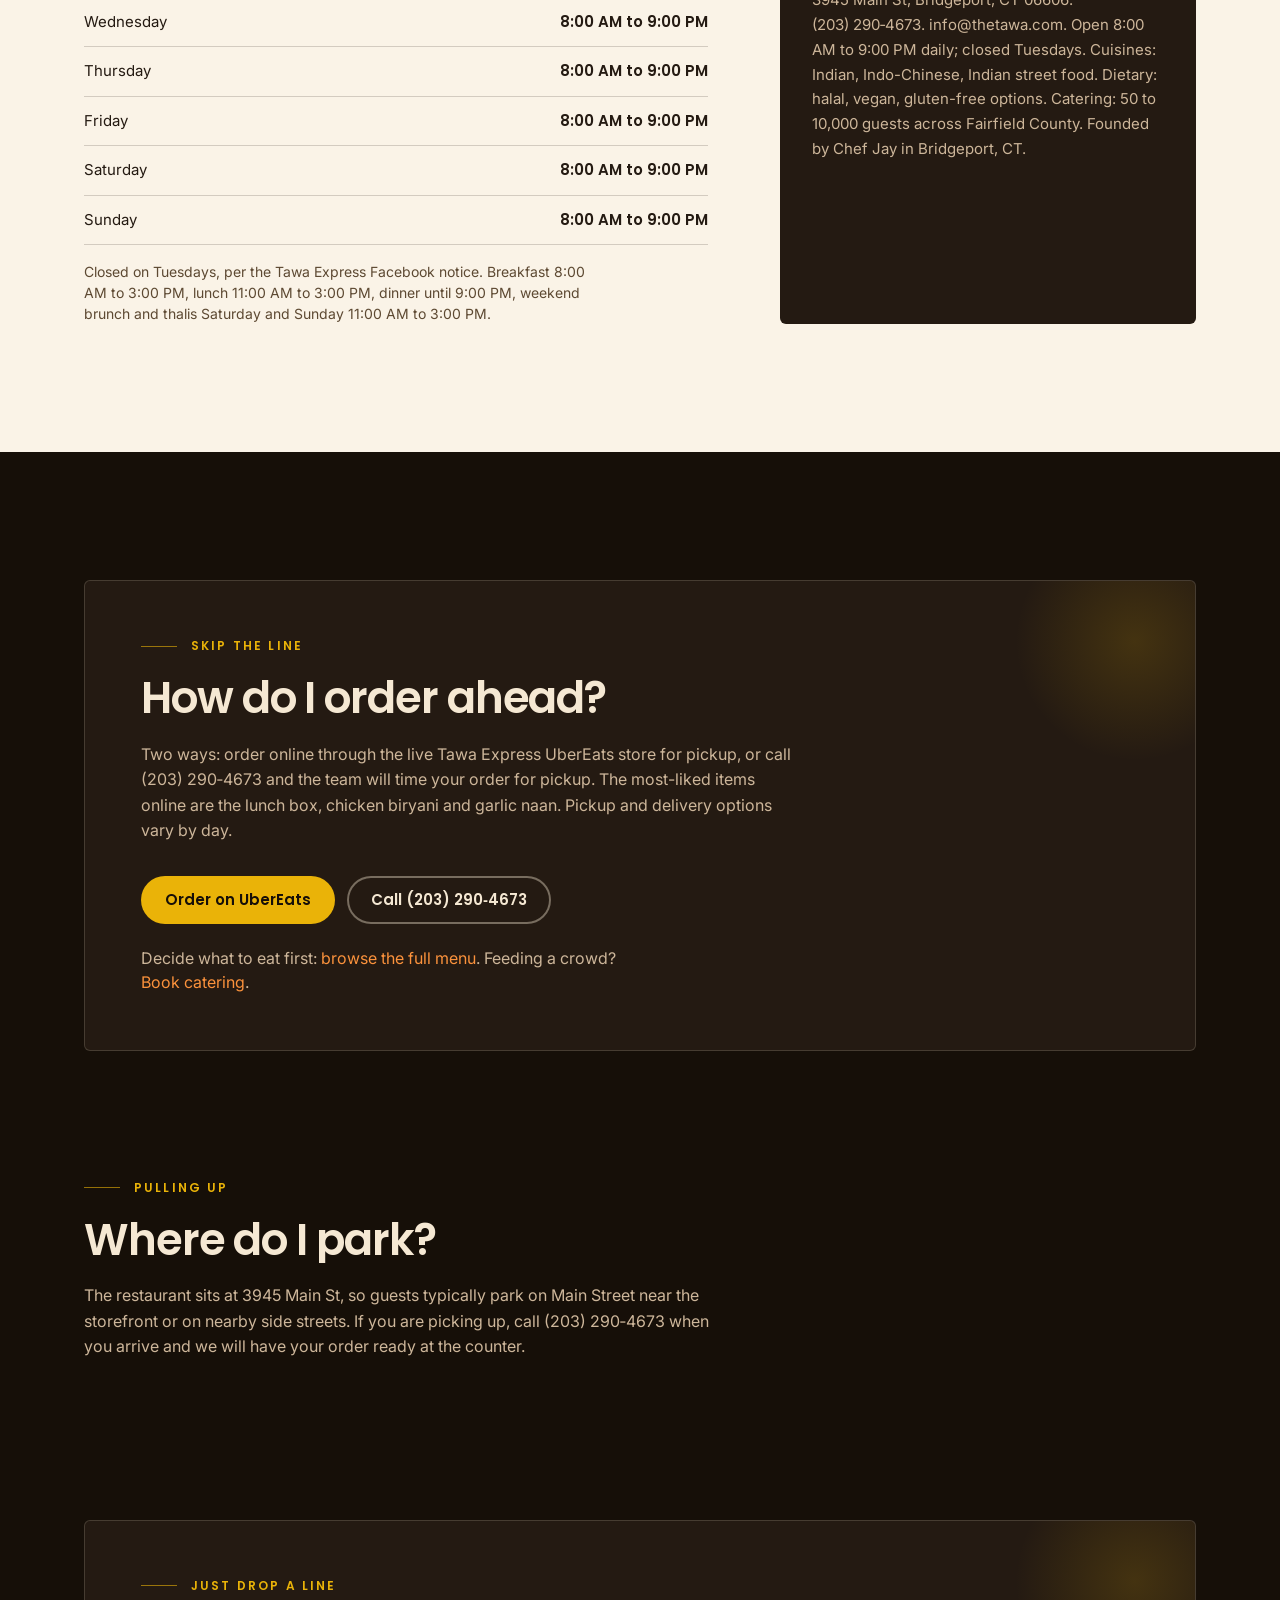
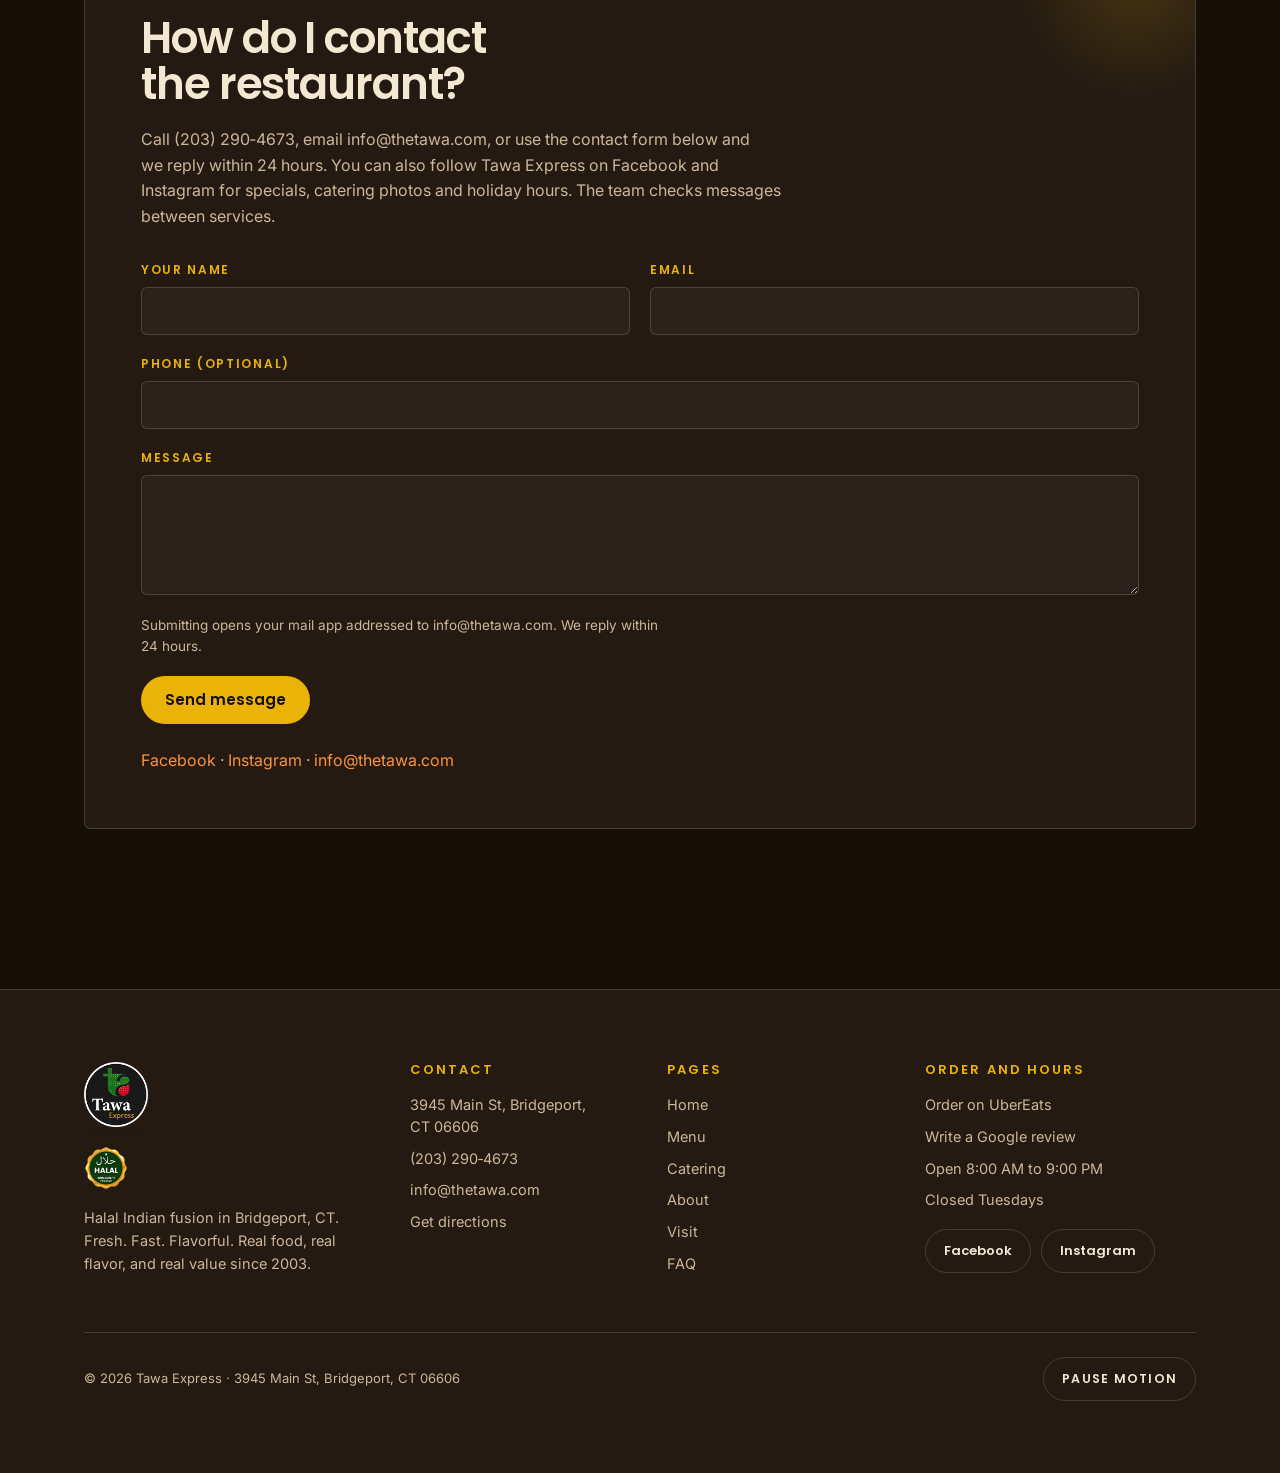
<file: visit/index.html>
<!DOCTYPE html>
<html lang="en">
<head>
<link href="https://fonts.googleapis.com/css2?family=Poppins:wght@500;600;700&family=Inter:wght@400;500;600&family=Great+Vibes&display=optional" rel="stylesheet">
<meta charset="utf-8">
<meta name="viewport" content="width=device-width, initial-scale=1">
<title>Visit Our Indian Restaurant in Bridgeport | Tawa Express</title>
<meta name="description" content="Find Tawa Express at 3945 Main St, Bridgeport CT 06606. Hours, directions, parking, phone (203)&nbsp;290&#8209;4673 and how to order ahead for pickup.">
<meta name="build-id" content="thetawaexpress-2026-09-23+v2-refcraft">
<link rel="canonical" href="https://thetawaexpress.com/visit/">
<meta property="og:type" content="website">
<meta property="og:site_name" content="Tawa Express">
<meta property="og:title" content="Visit Our Indian Restaurant in Bridgeport | Tawa Express">
<meta property="og:description" content="Find Tawa Express at 3945 Main St, Bridgeport CT 06606. Hours, directions, parking, phone (203)&nbsp;290&#8209;4673 and how to order ahead for pickup.">
<meta property="og:url" content="https://thetawaexpress.com/visit/">
<meta property="og:image" content="https://thetawaexpress.com/img/og-image.jpg">
<meta property="og:image:width" content="1200">
<meta property="og:image:height" content="630">
<meta name="twitter:card" content="summary_large_image">
<meta name="twitter:title" content="Visit Our Indian Restaurant in Bridgeport | Tawa Express">
<meta name="twitter:description" content="Find Tawa Express at 3945 Main St, Bridgeport CT 06606. Hours, directions, parking, phone (203)&nbsp;290&#8209;4673 and how to order ahead for pickup.">
<meta name="twitter:image" content="https://thetawaexpress.com/img/og-image.jpg">
<link rel="icon" type="image/png" sizes="48x48" href="../img/favicon-48.png">
<link rel="apple-touch-icon" href="../img/apple-touch-icon.png">
<link rel="preconnect" href="https://fonts.googleapis.com">
<link rel="preconnect" href="https://fonts.gstatic.com" crossorigin>
<link rel="stylesheet" href="https://fonts.googleapis.com/css2?family=Manrope:wght@400;500;600;700;800&amp;family=Syne:wght@700;800&amp;display=swap">
<link rel="stylesheet" href="../css/style.css">
<script async src="https://www.googletagmanager.com/gtag/js?id=G-Y9H7591087"></script>
<script>window.dataLayer=window.dataLayer||[];function gtag(){dataLayer.push(arguments);}gtag("js",new Date());gtag("config","G-Y9H7591087");</script>
<script type="application/ld+json">
{
 "@context": "https://schema.org",
 "@type": [
  "Restaurant",
  "FastFoodRestaurant"
 ],
 "@id": "https://thetawaexpress.com/#restaurant",
 "name": "Tawa Express",
 "description": "Halal Indian fusion restaurant in Bridgeport CT: Indian street food, curries, biryanis, protein bowls, Indian tacos, 14-inch Indian pizzas and Indo-Chinese. Breakfast, lunch, dinner and weekend thalis.",
 "url": "https://thetawaexpress.com/",
 "telephone": "+1-203-290-4673",
 "email": "info@thetawa.com",
 "priceRange": "$",
 "servesCuisine": [
  "Indian",
  "Indo-Chinese",
  "Indian Street Food"
 ],
 "acceptsReservations": "False",
 "address": {
  "@type": "PostalAddress",
  "streetAddress": "3945 Main St",
  "addressLocality": "Bridgeport",
  "addressRegion": "CT",
  "postalCode": "06606",
  "addressCountry": "US"
 },
 "openingHoursSpecification": [
  {
   "@type": "OpeningHoursSpecification",
   "dayOfWeek": [
    "Monday",
    "Wednesday",
    "Thursday",
    "Friday",
    "Saturday",
    "Sunday"
   ],
   "opens": "08:00",
   "closes": "21:00"
  }
 ],
 "hasMenu": "https://thetawaexpress.com/menu/",
 "sameAs": [
  "https://www.facebook.com/thetawaexpress",
  "https://www.instagram.com/thetawaexpress",
  "https://www.ubereats.com/store/tawa-express-main-street/8p1ShG-WWyWYDWEBurXoWQ"
 ],
 "image": "https://thetawaexpress.com/img/og-image.jpg",
 "aggregateRating": {
  "@type": "AggregateRating",
  "ratingValue": "4.1",
  "reviewCount": "693",
  "bestRating": "5"
 }
}
</script>
<script type="application/ld+json">
{
 "@context": "https://schema.org",
 "@type": "BreadcrumbList",
 "itemListElement": [
  {
   "@type": "ListItem",
   "position": 1,
   "name": "Home",
   "item": "https://thetawaexpress.com/"
  },
  {
   "@type": "ListItem",
   "position": 2,
   "name": "Visit",
   "item": "https://thetawaexpress.com/visit/"
  }
 ]
}
</script>
</head>
<body>
<a class="skip" href="#main">Skip to content</a>
<div class="progress" aria-hidden="true"><i></i></div>
<header class="site">
  <div class="bar">
    <a class="brand" href="../" aria-label="Tawa Express home">
      <img src="../img/logo.png" alt="Tawa Express logo" width="40" height="45">
      <span><b>Tawa Express</b><small>Halal Indian Fusion</small></span>
    </a>
    <nav class="main" aria-label="Main"><ul><li><a href="../">Home</a></li><li><a href="../menu/">Menu</a></li><li><a href="../catering/">Catering</a></li><li><a href="../about/">About</a></li><li><a href="../visit/" aria-current="page">Visit</a></li><li><a href="../faq/">FAQ</a></li></ul></nav>
    <div class="head-cta">
      <a class="tel-top" href="tel:+12032904673">(203)&nbsp;290&#8209;4673</a>
      <a class="btn btn-gold" href="https://www.ubereats.com/store/tawa-express-main-street/8p1ShG-WWyWYDWEBurXoWQ" target="_blank" rel="noopener">Order online</a>
    </div>
  </div>
</header>
<main id="main">
<section class="page-hero has-media">
  <img class="bg graded" src="../img/storefront-night.jpg" alt="The restaurant storefront at night on Main Street in Bridgeport" width="1600" height="900"><div class="shade"></div>
  <div class="hero-inner wrap"><nav class="crumbs" aria-label="Breadcrumb"><ol>
<li><a href="../">Home</a></li><li aria-current="page">Visit</li>
</ol></nav>
    <p class="label">Visit us</p>
    <h1><span class="mk"><span class="mk-in">Find us on Main Street</span></span><span class="mk"><span class="mk-in dl-80">in Bridgeport.</span></span></h1>
    <p class="lede lede-hero">3945 Main St, Bridgeport, CT 06606. Open 8:00 AM to 9:00 PM daily, closed Tuesdays. Call ahead or order online for pickup.</p>
  </div>
</section><section class="split sec" id="where">
  <div class="wrap wrap-contents">
    <div>
      <p class="label">The address</p>
      <h2><span class="mk"><span class="mk-in">Where is Tawa Express?</span></span></h2>
      <p class="answer">Tawa Express is at 3945 Main St, Bridgeport, CT 06606, right on Main Street. Use the map on this page or the directions link for turn-by-turn navigation, and call (203)&nbsp;290&#8209;4673 if you need help finding us. We are happy to help.</p>
      <p class="btn-row">
        <a class="btn btn-gold" href="https://maps.app.goo.gl/xqfaUFewJggyaFvH7" target="_blank" rel="noopener">Get directions</a>
        <a class="btn btn-ghost" href="tel:+12032904673">Call&nbsp;(203)&nbsp;290&#8209;4673</a>
      </p>
    </div>
    <div class="s-media">
      <div class="mapwrap flush">
        <iframe title="Map to Tawa Express, 3945 Main St, Bridgeport CT" src="https://maps.google.com/maps?q=3945%20Main%20St%2C%20Bridgeport%2C%20CT%2006606&amp;z=15&amp;output=embed" loading="lazy" referrerpolicy="no-referrer-when-downgrade"></iframe>
      </div>
    </div>
  </div>
</section><section class="hours-band on-cream sec" id="hours">
  <div class="wrap">
    <p class="label">One set of hours, everywhere</p>
    <h2><span class="mk"><span class="mk-in">What are the hours?</span></span></h2>
    <p class="answer">Posted hours are 8:00 AM to 9:00 PM daily. Breakfast runs 8:00 AM to 3:00 PM, lunch 11:00 AM to 3:00 PM, dinner until 9:00 PM, and weekend brunch with thalis Saturday and Sunday. Note: the restaurant is closed on Tuesdays.</p>
    <div class="facts-grid">
      <div>
        <table class="hourtab">
          <tbody>
          <tr><td>Monday</td><td class="num">8:00 AM to 9:00 PM</td></tr>
          <tr><td>Tuesday</td><td class="num">Closed</td></tr>
          <tr><td>Wednesday</td><td class="num">8:00 AM to 9:00 PM</td></tr>
          <tr><td>Thursday</td><td class="num">8:00 AM to 9:00 PM</td></tr>
          <tr><td>Friday</td><td class="num">8:00 AM to 9:00 PM</td></tr>
          <tr><td>Saturday</td><td class="num">8:00 AM to 9:00 PM</td></tr>
          <tr><td>Sunday</td><td class="num">8:00 AM to 9:00 PM</td></tr>
          </tbody>
        </table>
        <p class="note">Closed on Tuesdays, per the Tawa Express Facebook notice. Breakfast 8:00 AM to 3:00 PM, lunch 11:00 AM to 3:00 PM, dinner until 9:00 PM, weekend brunch and thalis Saturday and Sunday 11:00 AM to 3:00 PM.</p>
      </div>
      <div class="factblock">
        <h3>The short version</h3>
        <p><b>Tawa Express</b>, halal Indian fusion restaurant. 3945 Main St, Bridgeport, CT 06606. (203)&nbsp;290&#8209;4673. info@thetawa.com. Open 8:00 AM to 9:00 PM daily; closed Tuesdays. Cuisines: Indian, Indo-Chinese, Indian street food. Dietary: halal, vegan, gluten-free options. Catering: 50 to 10,000 guests across Fairfield County. Founded by Chef Jay in Bridgeport, CT.</p>
      </div>
    </div>
  </div>
</section><section class="sec pad-y" id="order">
  <div class="wrap">
    <div class="panel-dark">
      <p class="label">Skip the line</p>
      <h2><span class="mk"><span class="mk-in">How do I order ahead?</span></span></h2>
      <p class="answer">Two ways: order online through the live Tawa Express UberEats store for pickup, or call (203)&nbsp;290&#8209;4673 and the team will time your order for pickup. The most-liked items online are the lunch box, chicken biryani and garlic naan. Pickup and delivery options vary by day.</p>
      <p class="btn-row">
        <a class="btn btn-gold" href="https://www.ubereats.com/store/tawa-express-main-street/8p1ShG-WWyWYDWEBurXoWQ" target="_blank" rel="noopener">Order on UberEats</a>
        <a class="btn btn-ghost" href="tel:+12032904673">Call&nbsp;(203)&nbsp;290&#8209;4673</a>
      </p>
      <p class="lede mt-22">Decide what to eat first: <a href="../menu/">browse the full menu</a>. Feeding a crowd? <a href="../catering/">Book catering</a>.</p>
    </div>
  </div>
</section><section class="sec pad-b" id="parking">
  <div class="wrap">
    <p class="label">Pulling up</p>
    <h2><span class="mk"><span class="mk-in">Where do I park?</span></span></h2>
    <p class="answer">The restaurant sits at 3945 Main St, so guests typically park on Main Street near the storefront or on nearby side streets. If you are picking up, call (203)&nbsp;290&#8209;4673 when you arrive and we will have your order ready at the counter.</p>
  </div>
</section><section class="sec pad-b-lg" id="contact">
  <div class="wrap">
    <div class="panel-dark">
      <p class="label">Just drop a line</p>
      <h2><span class="mk"><span class="mk-in">How do I contact</span></span><span class="mk"><span class="mk-in dl-80">the restaurant?</span></span></h2>
      <p class="answer">Call&nbsp;(203)&nbsp;290&#8209;4673, email info@thetawa.com, or use the contact form below and we reply within 24 hours. You can also follow Tawa Express on Facebook and Instagram for specials, catering photos and holiday hours. The team checks messages between services.</p>
      <form class="quote-form" action="mailto:info@thetawa.com" method="post" enctype="text/plain">
        <div class="formgrid">
          <div class="field"><label for="c-name">Your name</label><input id="c-name" name="name" type="text" autocomplete="name" required></div>
          <div class="field"><label for="c-email">Email</label><input id="c-email" name="email" type="email" autocomplete="email" required></div>
        </div>
        <div class="field"><label for="c-phone">Phone (optional)</label><input id="c-phone" name="phone" type="tel" autocomplete="tel"></div>
        <div class="field"><label for="c-msg">Message</label><textarea id="c-msg" name="message" required></textarea></div>
        <p class="form-note">Submitting opens your mail app addressed to info@thetawa.com. We reply within 24 hours.</p>
        <div><button class="btn btn-gold" type="submit">Send message</button></div>
      </form>
      <p class="lede mt-24">
        <a href="https://www.facebook.com/thetawaexpress" target="_blank" rel="noopener">Facebook</a> &middot;
        <a href="https://www.instagram.com/thetawaexpress" target="_blank" rel="noopener">Instagram</a> &middot;
        <a href="mailto:info@thetawa.com">info@thetawa.com</a>
      </p>
    </div>
  </div>
</section>
</main>
<footer class="site">
  <div class="wrap">
    <div class="footgrid">
      <div class="footbrand">
        <img src="../img/logo.png" alt="Tawa Express logo" width="64" height="72"><img class="halal" src="../img/halal-icon.png" alt="Halal options badge" width="44" height="44">
        <p>Halal Indian fusion in Bridgeport, CT. Fresh. Fast. Flavorful. Real food, real flavor, and real value since 2003.</p>
      </div>
      <div>
        <h3>Contact</h3>
        <ul>
          <li>3945 Main St, Bridgeport, CT 06606</li>
          <li><a href="tel:+12032904673">(203)&nbsp;290&#8209;4673</a></li>
          <li><a href="mailto:info@thetawa.com">info@thetawa.com</a></li>
          <li><a href="https://maps.app.goo.gl/xqfaUFewJggyaFvH7" target="_blank" rel="noopener">Get directions</a></li>
        </ul>
      </div>
      <div>
        <h3>Pages</h3>
        <ul>
          <li><a href="../">Home</a></li>
          <li><a href="../menu/">Menu</a></li>
          <li><a href="../catering/">Catering</a></li>
          <li><a href="../about/">About</a></li>
          <li><a href="../visit/">Visit</a></li>
          <li><a href="../faq/">FAQ</a></li>
        </ul>
      </div>
      <div>
        <h3>Order and hours</h3>
        <ul>
          <li><a href="https://www.ubereats.com/store/tawa-express-main-street/8p1ShG-WWyWYDWEBurXoWQ" target="_blank" rel="noopener">Order on UberEats</a></li>
          <li><a href="https://admin.trustindex.io/api/googleWriteReview?place-id=ChIJ93iTp7GhwokRJo3-cNDrXSc" target="_blank" rel="noopener">Write a Google review</a></li>
          <li>Open 8:00 AM to 9:00 PM</li>
          <li>Closed Tuesdays</li>
        </ul>
        <p class="soc-row">
          <a class="soc" href="https://www.facebook.com/thetawaexpress" target="_blank" rel="noopener">Facebook</a>
          <a class="soc" href="https://www.instagram.com/thetawaexpress" target="_blank" rel="noopener">Instagram</a>
        </p>
      </div>
    </div>
    <div class="footbottom">
      <span>&copy; 2026 Tawa Express &middot; 3945 Main St, Bridgeport, CT 06606</span>
      <button class="motionbtn" id="motionToggle" type="button" aria-pressed="false">Pause motion</button>
    </div>
  </div>
</footer>
<div class="actionbar">
  <a class="ab-call" href="tel:+12032904673">Call&nbsp;(203)&nbsp;290&#8209;4673</a>
  <a class="ab-order" href="https://www.ubereats.com/store/tawa-express-main-street/8p1ShG-WWyWYDWEBurXoWQ" target="_blank" rel="noopener">Order online</a>
</div>
<script src="../js/main.js" defer></script>
</body>
</html>
</file>
<file: css/style.css>
/* Tawa Express rebuild 2026-09-23: night-tawa hero craft + editorial display type. */
:root{
  --ink:#160f08;
  --night:#241a12;
  --night2:#2b1e13;
  --cream:#faf3e7;
  --cream2:#f1e5cf;
  --text:#f5e8d3;
  --muted:#cdb69a;
  --muted-dark:#5d4932;
  --gold:#eab308;
  --amber:#fb923c;
  --spice:#9a3412;
  --line-d:rgba(245,232,211,.16);
  --line-l:rgba(36,26,18,.18);
  --fd:"Poppins",sans-serif;
  --fb:"Inter",sans-serif;
  --fs:"Great Vibes",cursive;
  --wrap:1160px;
  --ease-out:cubic-bezier(0.16,1,0.3,1);
  --ease-std:cubic-bezier(0.22,1,0.36,1);
}
*,*::before,*::after{box-sizing:border-box;margin:0;padding:0}
html{scroll-behavior:smooth}
html.motion-off{scroll-behavior:auto}
body{
  background:var(--ink);color:var(--text);
  font-family:var(--fb);font-size:16px;line-height:1.5;text-wrap:pretty;
  -webkit-font-smoothing:antialiased;
}
img{max-width:100%;height:auto;display:block}
a{color:var(--amber);text-decoration:none}
a:hover{text-decoration:underline;text-underline-offset:3px}
:focus-visible{outline:2px solid var(--gold);outline-offset:3px;border-radius:2px}
.num,.price,time{font-variant-numeric:tabular-nums}
.graded{filter:saturate(.88) sepia(.10)}

.skip{position:absolute;left:16px;top:-60px;z-index:3000;background:var(--gold);color:var(--ink);
  padding:12px 20px;border-radius:8px;font-weight:800;transition:top .2s}
.skip:focus{top:12px}
.progress{position:fixed;top:0;left:0;right:0;height:2px;z-index:1500;pointer-events:none}
.progress i{display:block;height:100%;background:var(--amber);transform:scaleX(0);transform-origin:0 50%}

/* header */
header.site{position:fixed;top:0;left:0;right:0;z-index:1000;transition:background-color .25s var(--ease-std),box-shadow .25s}
header.site .bar{display:flex;align-items:center;gap:16px;max-width:1240px;margin:0 auto;padding:10px 20px}
header.site.scrolled{background:rgba(22,15,8,.94);box-shadow:0 8px 24px -16px rgba(0,0,0,.8)}
.brand{display:flex;align-items:center;gap:10px;min-height:44px;color:var(--text)}
.brand img{width:40px;height:45px}
.brand b{font-family:var(--fd);font-weight:700;font-size:15px;letter-spacing:.02em;text-transform:uppercase;white-space:nowrap}
.brand small{display:block;font-size:11px;font-weight:600;letter-spacing:.14em;text-transform:uppercase;color:var(--muted)}
nav.main{margin-left:auto}
nav.main ul{display:flex;gap:2px;list-style:none}
nav.main a{display:flex;align-items:center;min-height:44px;padding:8px 13px;font-size:14px;font-weight:600;color:var(--text);border-radius:8px}
nav.main a:hover{color:var(--amber);text-decoration:none}
nav.main a[aria-current="page"]{color:var(--gold)}
.head-cta{display:flex;align-items:center;gap:10px}
.tel-top{display:flex;align-items:center;min-height:44px;font-weight:700;font-size:14px;color:var(--text);white-space:nowrap}
.tel-top:hover{color:var(--amber);text-decoration:none}

/* buttons: pill, arrow, 0.25s slide fill */
.btn{display:inline-flex;align-items:center;justify-content:center;gap:10px;min-height:48px;padding:13px 24px;
  border-radius:999px;font-family:var(--fd);font-weight:600;font-size:15px;line-height:1.2;border:0;cursor:pointer;
  position:relative;overflow:hidden;isolation:isolate;transition:color .25s var(--ease-out),box-shadow .25s}
.btn::before{content:"";position:absolute;inset:0;z-index:-1;transform:translateX(-101%);transition:transform .25s var(--ease-out)}
.btn:hover::before{transform:translateX(0)}
.btn:active{transform:scale(.98)}
.btn .arr{font-weight:700;transition:transform .25s var(--ease-out)}
.btn:hover .arr{transform:translateX(3px)}
.btn-gold{background:var(--gold);color:var(--ink)}
.btn-gold::before{background:var(--amber)}
.btn-gold:hover{color:var(--ink);text-decoration:none}
.btn-ghost{background:transparent;color:var(--text);box-shadow:inset 0 0 0 2px rgba(245,232,211,.4)}
.btn-ghost::before{background:var(--text)}
.btn-ghost:hover{color:var(--ink);text-decoration:none}
.btn-spice{background:var(--spice);color:var(--cream)}
.btn-spice::before{background:var(--ink)}
.btn-spice:hover{color:var(--cream);text-decoration:none}
.btn-ghost-dark{background:transparent;color:var(--night);box-shadow:inset 0 0 0 2px rgba(36,26,18,.5)}
.btn-ghost-dark::before{background:var(--night)}
.btn-ghost-dark:hover{color:var(--cream);text-decoration:none}
.btn-row{display:flex;flex-wrap:wrap;gap:12px;margin-top:24px}

main{display:block}
section{position:relative}
.wrap{max-width:var(--wrap);margin:0 auto;padding:0 24px}
.pad-t{padding-top:96px}
.pad-y{padding:96px 0}
.pad-b{padding-bottom:96px}
.pad-b-lg{padding-bottom:128px}
@media(min-width:768px){.pad-t{padding-top:128px}.pad-y{padding:128px 0}.pad-b{padding-bottom:128px}.pad-b-lg{padding-bottom:160px}}

/* micro-label with hairline rules */
.label{display:flex;align-items:center;gap:14px;font-family:var(--fd);font-weight:600;font-size:12px;
  letter-spacing:.18em;text-transform:uppercase;color:var(--gold);margin-bottom:20px}
.label::before{content:"";width:36px;height:1px;background:currentColor;opacity:.6}
.on-cream .label{color:var(--spice)}

/* display type */
h1,h2,h3,h4,.hx{font-family:var(--fd);font-weight:600;color:var(--text);text-wrap:balance}
h1{font-size:clamp(44px,5.6vw,64px);line-height:1.04;letter-spacing:-.03em;font-weight:600}
h2{font-size:clamp(32px,3.4vw,48px);line-height:1.06;letter-spacing:-.025em;margin-bottom:20px}
h3{font-size:clamp(19px,1.7vw,22px);line-height:1.25;font-weight:600;letter-spacing:-.01em}
h1 em,h2 em{font-style:italic;font-weight:400}
.lede{font-size:16px;line-height:1.5;max-width:56ch;color:var(--muted)}
.answer{max-width:65ch;font-size:16px;line-height:1.6;color:var(--muted);margin-bottom:32px}
.on-cream{color:var(--night)}
.on-cream h1,.on-cream h2,.on-cream h3,.on-cream h4{color:var(--night)}
.on-cream .answer,.on-cream .lede{color:var(--muted-dark)}
.on-cream a{color:var(--spice)}

/* masked headline lines */
.mk{display:block;overflow:hidden}
.mk-in{display:block;transform:translateY(110%);transition:transform 900ms var(--ease-out);transition-delay:var(--d,0ms)}
.is-in .mk-in{transform:translateY(0)}
.sec{opacity:0;transition:opacity 400ms var(--ease-std)}
.sec.is-in{opacity:1}
.rise{opacity:0;transform:translateY(24px);transition:opacity 700ms var(--ease-std),transform 700ms var(--ease-std);transition-delay:var(--d,0ms)}
.rise.is-in{opacity:1;transform:translateY(0)}
.dl-80{--d:80ms}.dl-100{--d:100ms}.dl-160{--d:160ms}.dl-200{--d:200ms}.dl-300{--d:300ms}

/* hero: the night tawa photograph is the star */
.hero{min-height:100svh;display:flex;align-items:center;overflow:hidden;background:var(--ink)}
.hero-photo{position:absolute;inset:0;width:100%;height:100%;object-fit:cover;object-position:center 42%;
  transform:scale(1);animation:heroScale 32s linear infinite alternate}
@keyframes heroScale{from{transform:scale(1)}to{transform:scale(1.08)}}
.hero .shade{position:absolute;inset:0;background:
  linear-gradient(90deg,rgba(22,15,8,.82) 0%,rgba(22,15,8,.55) 44%,rgba(22,15,8,.12) 72%,rgba(22,15,8,.34) 100%),
  linear-gradient(180deg,rgba(22,15,8,.5) 0%,rgba(22,15,8,0) 26%,rgba(22,15,8,.62) 100%)}
.hero-inner{position:relative;z-index:2;width:100%;padding-top:120px;padding-bottom:110px}
.hero-box{max-width:620px;background:rgba(22,15,8,.62);border:1px solid rgba(234,179,8,.28);
  border-radius:6px;padding:clamp(28px,4vw,48px);box-shadow:0 32px 64px -32px rgba(0,0,0,.85)}
.hero-box .label{margin-bottom:22px}
.hero-box .label::after{content:"";flex:1;height:1px;background:currentColor;opacity:.4}
.hero-box h1{margin-bottom:20px}
.scr{font-family:var(--fs);font-weight:400;font-size:1.42em;line-height:.8;letter-spacing:0;padding-right:.06em;
  background:linear-gradient(100deg,#ffe9a8 8%,var(--gold) 42%,var(--amber) 88%);
  -webkit-background-clip:text;background-clip:text;color:transparent}
.hero-box .lede{color:#e8dcc4;margin-bottom:28px}
.cta-row{display:flex;flex-wrap:wrap;gap:12px}
.hero-chips{position:absolute;left:0;right:0;bottom:0;z-index:3;display:flex;flex-wrap:wrap;gap:10px;list-style:none;
  padding:0 24px 26px;max-width:var(--wrap);margin:0 auto}
.hero-chips li{display:flex;align-items:center;min-height:40px;padding:8px 18px;border-radius:999px;
  background:rgba(22,15,8,.66);border:1px solid rgba(245,232,211,.28);
  font-family:var(--fd);font-weight:600;font-size:12px;letter-spacing:.14em;text-transform:uppercase;color:var(--text)}
.hero-chips li b{color:var(--gold);font-weight:600;margin-right:6px}

/* big editorial quote band */
.quoteband{background:var(--night);padding:96px 0}
@media(min-width:768px){.quoteband{padding:128px 0}}
.quoteband blockquote{font-family:var(--fd);font-weight:600;font-size:clamp(34px,4.6vw,60px);line-height:1.06;
  letter-spacing:-.025em;max-width:20ch;text-wrap:balance}
.quoteband blockquote em{font-style:italic;font-weight:400;color:var(--gold)}
.quoteband cite{display:block;margin-top:24px;font-family:var(--fb);font-style:normal;font-weight:600;
  font-size:12px;letter-spacing:.18em;text-transform:uppercase;color:var(--muted)}
.quoteband.on-cream blockquote em{color:var(--spice)}

/* pillars: asymmetric cuisine links */
.pillars{padding:96px 0}
@media(min-width:768px){.pillars{padding:128px 0}}
.pillar-grid{display:grid;grid-template-columns:repeat(12,1fr);gap:16px;margin-top:40px}
.pillar{grid-column:span 12;min-height:220px;display:flex;flex-direction:column;justify-content:flex-end;gap:8px;
  padding:28px;border:1px solid var(--line-d);border-radius:6px;color:var(--text);position:relative;overflow:hidden;
  transition:border-color .25s,transform .25s var(--ease-out)}
.pillar:hover{text-decoration:none;border-color:rgba(234,179,8,.5);transform:translateY(-3px)}
.pillar h3{margin-bottom:4px}
.pillar p{font-size:15px;color:var(--muted);max-width:34ch}
.pillar .go{font-family:var(--fd);font-weight:600;font-size:12px;letter-spacing:.16em;text-transform:uppercase;color:var(--gold);margin-top:10px}
.pillar.photo{min-height:420px}
.pillar.photo img{position:absolute;inset:0;width:100%;height:100%;object-fit:cover;z-index:0}
.pillar.photo .veil{position:absolute;inset:0;z-index:1;background:linear-gradient(180deg,rgba(22,15,8,.05),rgba(22,15,8,.86))}
.pillar.photo .p-body{position:relative;z-index:2}
@media(min-width:900px){
  .pillar.photo{grid-column:span 5;grid-row:span 2;min-height:560px}
  .pillar:not(.photo){grid-column:span 7;min-height:270px}
}

/* split layouts */
.split{padding:96px 0}
@media(min-width:768px){.split{padding:128px 0}}
.wrap-contents{display:grid;grid-template-columns:1fr;gap:48px;align-items:center}
@media(min-width:900px){
  .wrap-contents{grid-template-columns:1.05fr .95fr;gap:72px}
  .flip .wrap-contents{grid-template-columns:.95fr 1.05fr}
}
.s-media{position:relative}
.s-media img{width:100%;border-radius:6px;box-shadow:0 32px 64px -32px rgba(0,0,0,.7)}
.s-media::after{content:"";position:absolute;inset:-14px auto auto -14px;width:72px;height:72px;
  border-top:1px solid rgba(234,179,8,.55);border-left:1px solid rgba(234,179,8,.55);pointer-events:none}
.checklist{list-style:none;margin:8px 0 8px;display:grid;gap:12px}
.checklist li{position:relative;padding-left:30px;font-size:16px;color:var(--muted)}
.on-cream .checklist li{color:var(--muted-dark)}
.checklist li::before{content:"";position:absolute;left:0;top:7px;width:14px;height:14px;border-radius:50%;
  background:radial-gradient(circle at 50% 50%,var(--gold) 0 4px,transparent 5px),var(--night2);border:1px solid rgba(234,179,8,.6)}
.on-cream .checklist li::before{background:radial-gradient(circle at 50% 50%,var(--spice) 0 4px,transparent 5px),var(--cream2);border-color:rgba(154,52,18,.5)}

/* ticker marquee, 26s */
.ticker{overflow:hidden;border-top:1px solid var(--line-d);border-bottom:1px solid var(--line-d);background:var(--night);padding:14px 0}
.ticker-track{display:flex;gap:34px;width:max-content;animation:marquee 26s linear infinite}
@keyframes marquee{from{transform:translateX(0)}to{transform:translateX(-50%)}}
.ticker span{font-family:var(--fd);font-weight:600;font-size:13px;letter-spacing:.2em;text-transform:uppercase;color:var(--muted);white-space:nowrap}
.ticker span i{font-style:normal;color:var(--gold);margin-left:34px}

/* menu board on cream */
.menuboard{background:var(--cream);padding:96px 0}
@media(min-width:768px){.menuboard{padding:128px 0}}
.menucols{display:grid;grid-template-columns:1fr;gap:8px 64px;margin-top:24px}
@media(min-width:820px){.menucols{grid-template-columns:1fr 1fr}}
.menulist{display:flex;flex-direction:column}
.row{display:flex;align-items:baseline;gap:12px;min-height:44px;padding:12px 0;border-bottom:1px solid transparent}
.row h3{font-size:17px;font-weight:600;letter-spacing:-.01em}
.row .dots{flex:1;border-bottom:2px dotted rgba(36,26,18,.35);transform:translateY(-4px)}
.row .price{font-family:var(--fd);font-weight:600;font-size:17px;white-space:nowrap}
.menulist-dark .row h3,.menulist-dark .row .price{color:var(--text)}
.menulist-dark .row .dots{border-bottom-color:rgba(245,232,211,.35)}
.daypart{display:flex;align-items:baseline;gap:14px;margin:44px 0 6px;font-family:var(--fd);font-weight:600;
  font-size:13px;letter-spacing:.18em;text-transform:uppercase;color:var(--spice)}
.daypart time{font-family:var(--fb);font-weight:500;font-size:12px;letter-spacing:.06em;color:var(--muted-dark);text-transform:none}
.daypart-gold{color:var(--gold)}
.daypart-gold time{color:var(--muted)}
.fine{font-size:13px;color:var(--muted-dark);margin-top:14px;max-width:60ch}
.mt-8{margin-top:8px}.mt-22{margin-top:22px}.mt-24{margin-top:24px}.mt-26{margin-top:26px}.mt-28{margin-top:28px}.mt-30{margin-top:30px}.mt-32{margin-top:32px}.mb-12{margin-bottom:12px}

/* triptych photo wall */
.pizzawall{display:grid;grid-template-columns:1fr;gap:16px;padding:0 24px;max-width:1400px;margin:0 auto}
@media(min-width:820px){.pizzawall{grid-template-columns:repeat(3,1fr)}}
.pizzawall figure{position:relative;border-radius:6px;overflow:hidden;min-height:420px}
.pizzawall img{position:absolute;inset:0;width:100%;height:100%;object-fit:cover;transition:transform 6s var(--ease-std)}
.pizzawall figure:hover img{transform:scale(1.05)}
.pizzawall figcaption{position:absolute;left:0;right:0;bottom:0;z-index:2;padding:22px;
  background:linear-gradient(180deg,transparent,rgba(22,15,8,.9));display:flex;flex-direction:column;gap:2px}
.pizzawall figcaption b{font-family:var(--fd);font-weight:600;font-size:19px;letter-spacing:-.01em}
.pizzawall figcaption span{font-size:13px;color:var(--muted)}

/* dark panel CTA */
.panel-dark{background:var(--night);border:1px solid var(--line-d);border-radius:6px;padding:clamp(28px,4.5vw,56px);
  position:relative;overflow:hidden}
.panel-dark::after{content:"";position:absolute;right:-70px;top:-70px;width:260px;height:260px;border-radius:50%;
  background:radial-gradient(circle,rgba(234,179,8,.16),transparent 65%);animation:floaty 18s ease-in-out infinite alternate}
@keyframes floaty{from{transform:translateY(0)}to{transform:translateY(24px)}}
.cta-flex{display:flex;flex-direction:column;gap:24px}
@media(min-width:900px){.cta-flex{flex-direction:row;align-items:center;justify-content:space-between;gap:48px}}
.cta-flex .btn-row{margin-top:0;flex-shrink:0}

/* stats */
.stats{display:grid;grid-template-columns:repeat(2,1fr);gap:16px;margin-top:32px}
@media(min-width:820px){.stats{grid-template-columns:repeat(4,1fr)}}
.stat{border:1px solid var(--line-d);border-radius:6px;padding:22px 20px;background:rgba(255,255,255,.02)}
.stat b{display:block;font-family:var(--fd);font-weight:600;font-size:clamp(30px,3vw,40px);letter-spacing:-.02em;color:var(--gold)}
.stat span{font-size:13px;letter-spacing:.08em;text-transform:uppercase;color:var(--muted)}

/* reviews */
.ratingline{display:flex;align-items:baseline;gap:16px;margin:8px 0 36px;flex-wrap:wrap}
.ratingline b{font-family:var(--fd);font-weight:600;font-size:clamp(56px,7vw,88px);letter-spacing:-.03em;color:var(--gold);line-height:1}
.ratingline span{max-width:34ch;color:var(--muted);font-size:15px}
.quotes{display:grid;grid-template-columns:1fr;gap:16px}
@media(min-width:900px){.quotes{grid-template-columns:repeat(3,1fr)}}
.quote{border:1px solid var(--line-d);border-radius:6px;padding:28px;background:var(--night)}
.quote p{font-family:var(--fd);font-weight:400;font-size:17px;line-height:1.5;font-style:italic;margin-bottom:18px}
.quote footer{font-size:12px;letter-spacing:.16em;text-transform:uppercase;color:var(--gold);font-weight:600}

/* hours + facts */
.hours-band{background:var(--cream);padding:96px 0}
@media(min-width:768px){.hours-band{padding:128px 0}}
.facts-grid{display:grid;grid-template-columns:1fr;gap:48px;margin-top:16px}
@media(min-width:900px){.facts-grid{grid-template-columns:1.2fr .8fr;gap:72px}}
.hourtab{width:100%;border-collapse:collapse}
.hourtab td{padding:13px 0;border-bottom:1px solid var(--line-l);font-size:15px}
.hourtab td+td{text-align:right;font-weight:600;font-family:var(--fd)}
.note{font-size:14px;color:var(--muted-dark);margin-top:16px;max-width:56ch}
.factblock{background:var(--night);color:var(--text);border-radius:6px;padding:32px}
.factblock h3{color:var(--gold);margin-bottom:14px;font-size:15px;letter-spacing:.14em;text-transform:uppercase}
.factblock p{font-size:15px;line-height:1.65;color:var(--muted)}
.factblock b{color:var(--text)}

/* page hero (inner pages) */
.page-hero{min-height:58svh;display:flex;align-items:flex-end;overflow:hidden;background:var(--night);padding:150px 0 64px}
.page-hero.has-media{background:var(--ink)}
.page-hero .bg{position:absolute;inset:0;width:100%;height:100%;object-fit:cover;object-position:center 40%}
.page-hero .shade{position:absolute;inset:0;background:
  linear-gradient(90deg,rgba(22,15,8,.85) 0%,rgba(22,15,8,.5) 55%,rgba(22,15,8,.2) 100%),
  linear-gradient(180deg,rgba(22,15,8,.45),rgba(22,15,8,.78))}
.page-hero .hero-inner{position:relative;z-index:2;padding:0}
.page-hero h1{font-size:clamp(38px,5vw,60px)}
.lede-hero{margin-top:18px;color:#e8dcc4}
.crumbs{margin-bottom:22px}
.crumbs ol{display:flex;gap:10px;list-style:none;font-size:12px;letter-spacing:.14em;text-transform:uppercase;font-weight:600}
.crumbs a{color:var(--muted)}
.crumbs a:hover{color:var(--gold)}
.crumbs li+li::before{content:"/";margin-right:10px;color:rgba(245,232,211,.4)}

/* anchor strip (menu page) */
.strip-wrap{display:flex;flex-wrap:wrap;gap:10px;padding:16px 24px}
.btn-sm{min-height:44px;padding:10px 18px;font-size:13px}

/* tiers */
.tierr{display:grid;grid-template-columns:1fr;gap:16px;margin-top:36px}
@media(min-width:820px){.tierr{grid-template-columns:repeat(2,1fr)}}
@media(min-width:1100px){.tierr.four{grid-template-columns:repeat(4,1fr)}}
.tier{border:1px solid var(--line-d);border-radius:6px;padding:28px;background:var(--night);display:flex;flex-direction:column;gap:14px}
.tier .from{font-family:var(--fd);font-weight:600;font-size:26px;letter-spacing:-.02em;color:var(--gold)}
.tier .from .per{font-size:13px;color:var(--muted);font-weight:500;letter-spacing:0}
.tier ul{list-style:none;display:grid;gap:10px;margin-bottom:8px;flex:1}
.tier li{position:relative;padding-left:20px;font-size:14.5px;color:var(--muted);line-height:1.5}
.tier li::before{content:"";position:absolute;left:0;top:8px;width:8px;height:8px;border-radius:50%;background:var(--amber)}

/* tray table */
.traytab{width:100%;border-collapse:collapse;margin-top:24px;background:#fff;border-radius:6px;overflow:hidden}
.traytab caption{text-align:left;font-size:13px;color:var(--muted-dark);padding:0 0 12px}
.traytab th,.traytab td{padding:14px 18px;text-align:left;font-size:15px;border-bottom:1px solid var(--line-l)}
.traytab thead th{background:var(--night);color:var(--text);font-family:var(--fd);font-weight:600;font-size:13px;letter-spacing:.12em;text-transform:uppercase}
.traytab td.price{font-weight:600;font-family:var(--fd)}
.traytab tbody tr:last-child td{border-bottom:0}

/* forms */
.quote-form{display:grid;gap:20px;margin-top:28px}
.formgrid{display:grid;grid-template-columns:1fr;gap:20px}
@media(min-width:760px){.formgrid{grid-template-columns:1fr 1fr}}
.field{display:grid;gap:8px}
.field label{font-family:var(--fd);font-weight:600;font-size:12px;letter-spacing:.14em;text-transform:uppercase;color:var(--gold)}
.field input,.field select,.field textarea{min-height:48px;padding:12px 14px;border-radius:6px;border:1px solid var(--line-d);
  background:rgba(255,255,255,.04);color:var(--text);font-family:var(--fb);font-size:15px;width:100%}
.field textarea{min-height:120px;resize:vertical}
.field input:focus,.field select:focus,.field textarea:focus{outline:2px solid var(--gold);outline-offset:1px;border-color:transparent}
.field ::placeholder{color:rgba(245,232,211,.4)}
.field select option{color:#160f08}
.optset{border:1px solid var(--line-d);border-radius:6px;padding:20px;display:flex;flex-wrap:wrap;gap:14px 22px}
.optset legend{font-family:var(--fd);font-weight:600;font-size:12px;letter-spacing:.14em;text-transform:uppercase;color:var(--gold);padding:0 8px}
.optset label{display:flex;align-items:center;gap:9px;font-size:14.5px;color:var(--muted);min-height:44px}
.optset input{width:18px;height:18px;accent-color:var(--gold)}
.form-note{font-size:13.5px;color:var(--muted);max-width:60ch}

/* faq */
.faqitem{padding:56px 0;border-bottom:1px solid var(--line-d)}
.faqitem:first-child{padding-top:72px}
.faqitem h2{font-size:clamp(24px,2.6vw,36px)}
.pad-links{padding:96px 0 128px}

/* map */
.mapwrap{position:relative;border-radius:6px;overflow:hidden;border:1px solid var(--line-d);min-height:380px}
.mapwrap iframe{position:absolute;inset:0;width:100%;height:100%;border:0}

/* footer */
footer.site{background:var(--night);border-top:1px solid var(--line-d);padding:72px 0 120px}
@media(min-width:900px){footer.site{padding-bottom:72px}}
.trustrow{display:flex;flex-wrap:wrap;gap:10px;list-style:none;margin-bottom:44px}
.trustrow li{display:flex;align-items:center;min-height:40px;padding:8px 18px;border-radius:999px;
  border:1px solid rgba(234,179,8,.4);background:rgba(234,179,8,.06);
  font-family:var(--fd);font-weight:600;font-size:12px;letter-spacing:.14em;text-transform:uppercase;color:var(--gold)}
.footgrid{display:grid;grid-template-columns:1fr;gap:40px}
@media(min-width:820px){.footgrid{grid-template-columns:1.3fr 1fr 1fr 1.2fr;gap:32px}}
.footbrand img{width:64px;height:72px}
.footbrand .halal{width:44px;height:44px;margin-top:12px}
.footbrand p{margin-top:16px;font-size:14.5px;color:var(--muted);max-width:30ch;line-height:1.6}
footer.site h3{font-size:13px;letter-spacing:.16em;text-transform:uppercase;color:var(--gold);margin-bottom:16px}
footer.site ul{list-style:none;display:grid;gap:10px}
footer.site li,footer.site li a{font-size:14.5px;color:var(--muted)}
footer.site li a:hover{color:var(--amber)}
.soc-row{display:flex;gap:10px;margin-top:18px}
.soc{display:inline-flex;align-items:center;min-height:44px;padding:10px 18px;border-radius:999px;border:1px solid var(--line-d);
  font-family:var(--fd);font-weight:600;font-size:13px;color:var(--text)}
.soc:hover{border-color:var(--gold);color:var(--gold);text-decoration:none}
.footbottom{display:flex;flex-wrap:wrap;align-items:center;justify-content:space-between;gap:16px;margin-top:56px;
  padding-top:24px;border-top:1px solid var(--line-d);font-size:13px;color:var(--muted)}
.motionbtn{min-height:44px;padding:10px 18px;border-radius:999px;border:1px solid var(--line-d);background:transparent;
  color:var(--text);font-family:var(--fd);font-weight:600;font-size:12.5px;letter-spacing:.1em;text-transform:uppercase;cursor:pointer;transition:border-color .25s}
.motionbtn:hover{border-color:var(--gold)}

/* sticky mobile action bar */
.actionbar{position:fixed;left:0;right:0;bottom:0;z-index:1400;display:none;grid-template-columns:1fr 1fr;gap:1px;
  background:rgba(22,15,8,.6);border-top:1px solid var(--line-d)}
.actionbar a{display:flex;align-items:center;justify-content:center;min-height:56px;font-family:var(--fd);font-weight:600;font-size:15px}
.ab-call{background:var(--night);color:var(--text)}
.ab-order{background:var(--gold);color:var(--ink)}
.actionbar a:hover{text-decoration:none}
@media(max-width:899px){
  .actionbar{display:grid}
  body{padding-bottom:56px}
  nav.main{display:none}
  .head-cta .tel-top{display:none}
  .hero-inner{padding-top:104px;padding-bottom:140px}
  .hero-box{max-width:100%}
  .facts-grid,.wrap-contents{gap:40px}
}

/* motion states */
@media (prefers-reduced-motion:reduce){
  .hero-photo{animation:none}
  .ticker-track{animation-duration:80s}
  .panel-dark::after{animation:none}
  .pizzawall img{transition:none}
  .mk-in{transform:none;opacity:0;transition:opacity 200ms linear;transition-delay:0ms}
  .is-in .mk-in{opacity:1}
  .rise{transform:none;opacity:0;transition:opacity 200ms linear;transition-delay:0ms}
  .rise.is-in{opacity:1}
  .sec{transition:opacity 200ms linear}
}
html.motion-off .hero-photo,html.motion-off .ticker-track,html.motion-off .panel-dark::after{animation:none}
html.motion-off .mk-in,html.motion-off .rise,html.motion-off .sec{transition:none;opacity:1;transform:none}

header.site-head,header{background:linear-gradient(rgba(0,0,0,.55),rgba(0,0,0,0))!important}
.hero-v2 .micro{font-size:12px;letter-spacing:2.6px}
.hero-v2-media{filter:brightness(1.08) contrast(1.02)}
.pill{border-width:1px!important;letter-spacing:1.8px}

.pause-motion,.motion-toggle,#motion-toggle,.pm-btn{background:rgba(0,0,0,.45)!important;border:1px solid rgba(255,255,255,.3)!important;border-radius:999px!important;padding:8px 16px!important;font-family:Inter,sans-serif!important;font-size:10px!important;letter-spacing:2px!important;text-transform:uppercase!important;color:#f5ead6!important;opacity:.8}

a.btn.btn-spice{color:#faf3e7!important;background:#9a3412!important;display:inline-flex!important;align-items:center!important;min-height:48px!important;padding:13px 24px!important;border-radius:10px}
.hero-v2 .pill{display:inline-flex!important;align-items:center!important;gap:10px!important;min-height:48px!important;padding:0 26px!important;border-radius:999px!important;font-family:Poppins,sans-serif!important;font-weight:600!important;font-size:13px!important;letter-spacing:1.8px!important;text-transform:uppercase!important;text-decoration:none!important;background:rgba(36,26,18,.55)!important;color:#f5ead6!important;border:1px solid rgba(245,234,214,.55)!important;transition:background .25s,transform .25s,border-color .25s}
.hero-v2 .pill.alt{border-color:#f0b45e}
</file>
